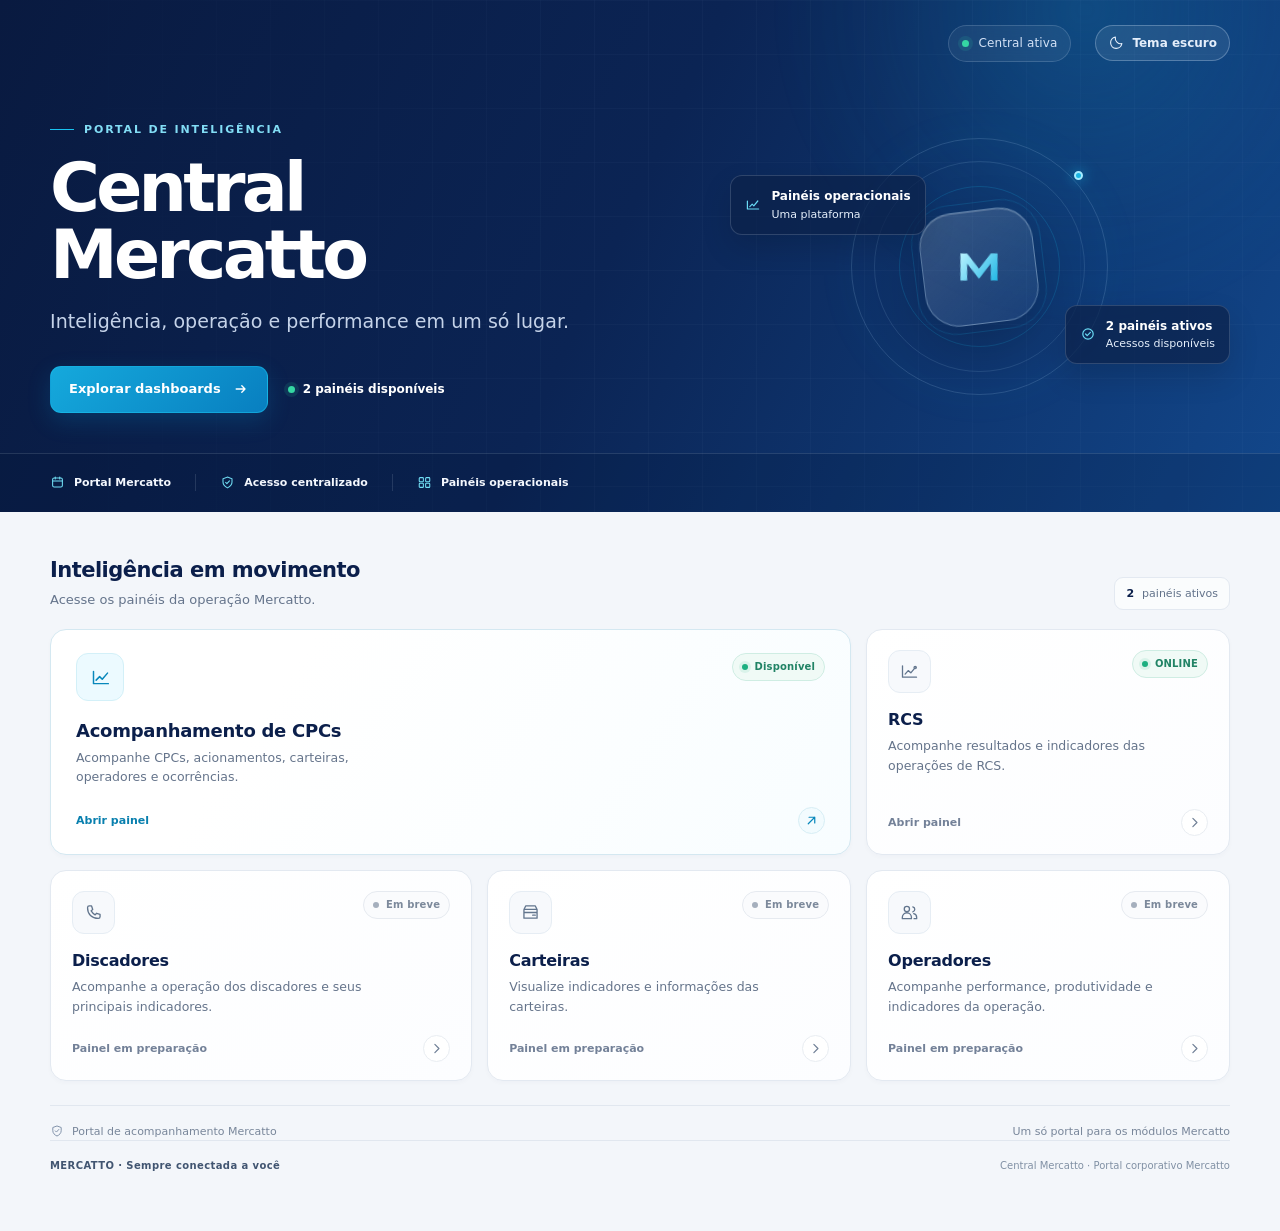
<file: index.html>
<!DOCTYPE html>
<html lang="pt-BR">
<head>
  <meta charset="utf-8">
  <meta name="viewport" content="width=device-width, initial-scale=1">
  <meta name="theme-color" content="#0b1f4b">
  <meta name="description" content="Central Mercatto — inteligência, operação e performance em um só lugar.">
  <title>Central Mercatto</title>
  <style>
    :root {
      color-scheme: light;
      --navy: #0b1f4b;
      --navy-2: #123675;
      --blue: #0a8fd0;
      --cyan: #19c3f0;
      --ink: #122038;
      --muted: #65748b;
      --line: #e3e9f1;
      --paper: #f3f6fa;
      --white: #fff;
      --green: #12a77d;
      --ease: cubic-bezier(.2,.75,.25,1);
      --shadow: 0 18px 46px rgba(11,31,75,.09), 0 2px 7px rgba(11,31,75,.04);
    }
    *,*::before,*::after{box-sizing:border-box}
    html{min-height:100%;scroll-behavior:smooth}
    body{margin:0;min-width:320px;min-height:100vh;background:var(--paper);color:var(--ink);font:15px/1.55 "Segoe UI Variable","Segoe UI",system-ui,Arial,sans-serif;-webkit-font-smoothing:antialiased}
    a{color:inherit}
    .shell{width:min(1180px,calc(100% - 64px));margin-inline:auto}
    .hero{position:relative;isolation:isolate;overflow:hidden;min-height:445px;color:#fff;background:linear-gradient(115deg,#091a40 0%,#0b2454 48%,#12478b 100%)}
    .hero::before{position:absolute;inset:0;z-index:-2;content:"";opacity:.19;background-image:linear-gradient(rgba(190,222,255,.15) 1px,transparent 1px),linear-gradient(90deg,rgba(190,222,255,.15) 1px,transparent 1px);background-size:54px 54px;mask-image:linear-gradient(90deg,transparent,#000 45%,#000)}
    .hero::after{position:absolute;z-index:-1;content:"";width:640px;height:640px;right:-125px;top:-310px;border-radius:50%;background:radial-gradient(circle,rgba(25,195,240,.16),rgba(25,195,240,.035) 47%,transparent 70%);filter:blur(2px);animation:ambient 7.5s ease-in-out infinite alternate}
    .topbar{display:flex;align-items:center;justify-content:space-between;gap:24px;padding-top:25px}
    .brand{display:inline-flex;align-items:center;padding:8px 16px;border-radius:16px;background:#fff;box-shadow:0 8px 24px rgba(0,0,0,.25);text-decoration:none}
    .brand img{display:block;height:64px;width:auto;max-height:none;object-fit:contain;object-position:left center}
    .system-state{display:inline-flex;align-items:center;gap:9px;padding:8px 13px;border:1px solid rgba(218,237,255,.17);border-radius:999px;background:rgba(255,255,255,.055);color:#d4e2f6;font-size:12px;letter-spacing:.01em;backdrop-filter:blur(10px)}
    .state-dot{width:7px;height:7px;border-radius:50%;background:#35d6a3;box-shadow:0 0 0 4px rgba(53,214,163,.12)}
    .hero-content{display:grid;grid-template-columns:minmax(0,1.12fr) minmax(300px,.88fr);align-items:center;gap:40px;padding:59px 0 99px}
    .intro{max-width:650px;animation:fade-up .7s var(--ease) both}
    .eyebrow{display:flex;align-items:center;gap:10px;margin:0 0 16px;color:#82ddf5;font-size:11px;font-weight:750;letter-spacing:.17em;text-transform:uppercase}
    .eyebrow::before{width:24px;height:1px;content:"";background:var(--cyan)}
    h1{margin:0;color:white;font-size:clamp(42px,6.2vw,68px);font-weight:680;line-height:.99;letter-spacing:-.055em}
    .intro-copy{max-width:530px;margin:19px 0 0;color:#c5d3e9;font-size:clamp(16px,1.7vw,19px);letter-spacing:.003em}
    .hero-actions{display:flex;align-items:center;gap:20px;flex-wrap:wrap;margin-top:29px}
    .primary-link{display:inline-flex;align-items:center;justify-content:center;gap:12px;min-height:47px;padding:0 18px;border:1px solid rgba(25,195,240,.44);border-radius:11px;background:linear-gradient(135deg,#15a9dc,#087fc0);box-shadow:0 8px 23px rgba(0,151,214,.2);color:white;text-decoration:none;font-weight:700;font-size:13px;transition:transform .25s var(--ease),box-shadow .25s var(--ease),filter .25s var(--ease)}
    .primary-link:hover{transform:translateY(-2px);box-shadow:0 12px 28px rgba(0,151,214,.3);filter:brightness(1.06)}
    .primary-link svg{width:16px;height:16px}
    .availability{display:inline-flex;align-items:center;gap:8px;color:#cfdbed;font-size:12px}
    .availability b{color:#fff;font-weight:650}
    .hero-art{position:relative;min-height:245px;display:grid;place-items:center;animation:fade-up .8s .12s var(--ease) both}
    .orbit{position:absolute;width:257px;height:257px;border:1px solid rgba(174,223,255,.17);border-radius:50%;box-shadow:0 0 50px rgba(25,195,240,.035),inset 0 0 42px rgba(25,195,240,.025);animation:orbit-breathe 4s ease-in-out infinite alternate}
    .orbit::before,.orbit::after{position:absolute;content:"";border:1px solid rgba(174,223,255,.13);border-radius:50%}
    .orbit::before{inset:22px}.orbit::after{inset:47px;border-color:rgba(25,195,240,.18)}
    .orbit-point{position:absolute;top:32px;right:24px;width:9px;height:9px;border:2px solid #a7ecff;border-radius:50%;background:#1ab6e3;box-shadow:0 0 14px rgba(25,195,240,.75)}
    .art-core{position:relative;display:grid;width:114px;height:114px;place-items:center;border:1px solid rgba(207,235,255,.32);border-radius:34px;background:linear-gradient(145deg,rgba(255,255,255,.17),rgba(255,255,255,.045));box-shadow:0 22px 60px rgba(0,0,0,.2),inset 0 1px rgba(255,255,255,.18);backdrop-filter:blur(14px);transform:rotate(-7deg)}
    .art-core::before{position:absolute;inset:-9px;content:"";border:1px solid rgba(25,195,240,.16);border-radius:39px}
    .art-core svg{width:54px;height:54px;transform:rotate(7deg)}
    .float-label{position:absolute;display:flex;align-items:center;gap:10px;padding:11px 14px;border:1px solid rgba(221,238,255,.17);border-radius:12px;background:rgba(12,34,73,.7);box-shadow:0 13px 30px rgba(0,0,0,.13);color:#e5effb;font-size:11px;backdrop-filter:blur(12px)}
    .float-label svg{width:16px;height:16px;color:#6adbf5}
    .float-label.one{top:31px;left:2px;animation:drift 3.5s ease-in-out infinite alternate}
    .float-label.two{right:0;bottom:25px;animation:drift 4s 1s ease-in-out infinite alternate-reverse}
    .float-label strong{display:block;color:white;font-size:12px;font-weight:650}
    .hero-meta{position:absolute;right:0;bottom:0;left:0;border-top:1px solid rgba(222,238,255,.13);background:rgba(4,18,47,.17)}
    .meta-inner{display:flex;align-items:center;gap:0;min-height:58px}
    .meta-item{display:flex;align-items:center;gap:9px;padding:0 24px;border-right:1px solid rgba(222,238,255,.13);color:#b9c9df;font-size:11px}
    .meta-item:first-child{padding-left:0}.meta-item:last-child{border-right:0}
    .meta-item svg{width:15px;height:15px;color:#71dff5}
    .meta-item strong{color:#f4f8fe;font-weight:650}
    main{position:relative;padding:42px 0 35px}
    .section-heading{display:flex;align-items:flex-end;justify-content:space-between;gap:20px;margin-bottom:19px}
    .section-heading h2{margin:0;color:var(--navy);font-size:21px;font-weight:700;letter-spacing:-.025em}
    .section-heading p{margin:4px 0 0;color:var(--muted);font-size:13px}
    .section-count{display:inline-flex;align-items:center;gap:8px;padding:7px 11px;border:1px solid var(--line);border-radius:9px;background:rgba(255,255,255,.65);color:#62728a;font-size:11px;white-space:nowrap}
    .section-count strong{color:var(--navy);font-variant-numeric:tabular-nums}
    .cards{display:grid;grid-template-columns:1.16fr 1fr 1fr;gap:15px}
    .card{--accent:#94a3b8;position:relative;isolation:isolate;display:flex;min-width:0;min-height:198px;flex-direction:column;overflow:hidden;padding:20px 21px 18px;border:1px solid var(--line);border-radius:16px;background:linear-gradient(145deg,#fff,#fcfdff);box-shadow:0 2px 5px rgba(11,31,75,.025);text-decoration:none;transition:transform .28s var(--ease),border-color .28s var(--ease),box-shadow .28s var(--ease)}
    .card::before{position:absolute;z-index:-1;top:-70px;right:-60px;width:200px;height:170px;content:"";border-radius:50%;background:radial-gradient(circle,var(--glow,rgba(148,163,184,.09)),transparent 70%);opacity:0;transition:opacity .35s ease}
    .card:hover{transform:translateY(-4px);border-color:rgba(37,143,196,.32);box-shadow:var(--shadow)}
    .card:hover::before{opacity:1}
    .card:focus-visible,.primary-link:focus-visible{outline:3px solid #19aeda;outline-offset:4px}
    .card.featured{--accent:#079bd0;--glow:rgba(25,195,240,.15);grid-column:span 2;min-height:226px;padding:23px 25px 20px;border-color:#d4e8f1;background:linear-gradient(125deg,#fff 28%,#f8fdff 100%)}
    .card-head{display:flex;align-items:flex-start;justify-content:space-between;gap:12px}
    .icon-box{display:grid;width:43px;height:43px;flex:none;place-items:center;border:1px solid #e6edf4;border-radius:12px;background:#f7f9fc;color:#62758d;transition:transform .28s var(--ease),background .28s ease,color .28s ease}
    .icon-box svg{width:21px;height:21px}
    .featured .icon-box{width:48px;height:48px;border-color:#d3f0f8;background:#ecfaff;color:#0787bb}
    .card:hover .icon-box{transform:translateY(-1px) scale(1.04)}
    .status{display:inline-flex;align-items:center;gap:7px;padding:5px 9px;border:1px solid #e6eaf0;border-radius:999px;background:#fafbfd;color:#7c899b;font-size:10px;font-weight:700;letter-spacing:.015em;white-space:nowrap}
    .status-dot{width:6px;height:6px;border-radius:50%;background:#a5afbd}
    .featured .status{border-color:#cfede3;background:#f0faf6;color:#218365}
    .featured .status-dot{background:#1caf80;box-shadow:0 0 0 3px rgba(28,175,128,.1)}.status.online{border-color:#cfede3;background:#f0faf6;color:#218365}.status.online .status-dot{background:#1caf80;box-shadow:0 0 0 3px rgba(28,175,128,.1)}
    .card h3{margin:17px 0 5px;color:var(--navy);font-size:16px;font-weight:700;line-height:1.3;letter-spacing:-.015em}
    .featured h3{margin-top:18px;font-size:18px}
    .card p{max-width:39ch;margin:0;color:var(--muted);font-size:12.5px;line-height:1.55}
    .card-bottom{display:flex;align-items:center;justify-content:space-between;gap:12px;margin-top:auto;padding-top:19px}
    .card-cta{color:#738198;font-size:11px;font-weight:650}
    .featured .card-cta{color:#087fae}
    .arrow{display:grid;width:27px;height:27px;flex:none;place-items:center;border:1px solid #e9edf2;border-radius:50%;background:#fff;color:#718097;transition:transform .25s var(--ease),background .25s ease,color .25s ease,border-color .25s ease}
    .arrow svg{width:13px;height:13px}
    .featured .arrow{border-color:#d7eef5;background:#f2fbfe;color:#0787bb}
    .card:hover .arrow{transform:translate(2px,-2px);border-color:#bfe8f4;background:#eaf9fd;color:#087fae}
    .bottom-note{display:flex;align-items:center;justify-content:space-between;gap:18px;margin-top:24px;padding-top:17px;border-top:1px solid #e1e7ef;color:#78869a;font-size:11px}
    .bottom-note span:first-child{display:inline-flex;align-items:center;gap:8px}
    .bottom-note svg{width:14px;height:14px;color:#8192a9}
    footer{display:flex;align-items:center;justify-content:space-between;gap:15px;padding:17px 0 23px;border-top:1px solid #e1e7ef;color:#8090a4;font-size:10px}
    .footer-brand{color:#415571;font-weight:700;letter-spacing:.04em}
    @keyframes fade-up{from{opacity:0;transform:translateY(13px)}to{opacity:1;transform:translateY(0)}}
    @keyframes ambient{from{transform:translate3d(0,0,0) scale(1)}to{transform:translate3d(-25px,20px,0) scale(1.07)}}
    @keyframes orbit-breathe{from{transform:scale(.97) rotate(-7deg);opacity:.8}to{transform:scale(1.03) rotate(4deg);opacity:1}}
    @keyframes drift{from{transform:translateY(-4px)}to{transform:translateY(5px)}}
    @media(min-width:1180px){.card.featured{min-height:226px}}
    @media(max-width:900px){
      .shell{width:min(100% - 48px,760px)}
      .hero{min-height:420px}
      .hero-content{grid-template-columns:minmax(0,1.1fr) minmax(245px,.9fr);gap:16px;padding:56px 0 90px}
      .hero-art{transform:scale(.88)}
      .cards{grid-template-columns:repeat(2,minmax(0,1fr))}
      .card.featured{grid-column:span 2}
    }
    @media(max-width:620px){
      .shell{width:calc(100% - 36px)}
      .hero{min-height:0}
      .topbar{padding-top:18px}
      .brand img{height:50px;width:auto}
      .system-state{gap:7px;padding:7px 10px;font-size:10px}
      .hero-content{display:block;padding:52px 0 96px}
      h1{font-size:clamp(42px,12vw,58px)}
      .intro-copy{max-width:390px;margin-top:16px;font-size:16px}
      .hero-actions{gap:14px;margin-top:23px}
      .primary-link{min-height:46px;padding-inline:15px}
      .availability{font-size:11px}
      .hero-art{position:absolute;right:-87px;bottom:16px;min-height:0;transform:scale(.5);transform-origin:right bottom;opacity:.46;pointer-events:none}
      .orbit{width:235px;height:235px}
      .float-label.one{left:-4px}.float-label.two{right:-8px}
      .meta-inner{min-height:52px;justify-content:space-between}
      .meta-item{gap:7px;padding:0 11px;font-size:10px}
      .meta-item:first-child{padding-left:0}
      .meta-item:last-child{padding-right:0}
      main{padding-top:30px}
      .section-heading{align-items:flex-start;margin-bottom:15px}
      .section-heading h2{font-size:19px}
      .section-heading p{font-size:12px}
      .section-count{padding:6px 8px;font-size:10px}
      .cards{grid-template-columns:1fr;gap:11px}
      .card,.card.featured{grid-column:auto;min-height:174px;padding:17px 18px 15px}
      .featured .card-head{align-items:center}
      .card h3,.featured h3{margin-top:13px;font-size:16px}
      .card-bottom{padding-top:13px}
      .bottom-note{align-items:flex-start;flex-direction:column;gap:7px;margin-top:18px;padding-top:13px;font-size:10px}
      footer{align-items:flex-start;flex-direction:column;gap:4px;padding-top:14px}
    }
    @media(max-width:380px){
      .shell{width:calc(100% - 28px)}
      .brand img{height:46px;width:auto}
      .system-state{font-size:9px}
      .availability{max-width:130px}
      .section-count{gap:5px}
    }
    @media(prefers-reduced-motion:reduce){
      *,*::before,*::after{scroll-behavior:auto!important;animation-duration:.01ms!important;animation-iteration-count:1!important;transition-duration:.01ms!important}
    }
    @media print{.hero-art,.hero-meta,.primary-link{display:none}.hero{min-height:0;padding-bottom:24px}main{padding-top:24px}.card{break-inside:avoid;box-shadow:none}}
  </style>
  <script>(()=>{try{const saved=localStorage.getItem('mercatto-theme');document.documentElement.dataset.theme=saved==='dark'||saved==='light'?saved:(matchMedia('(prefers-color-scheme: dark)').matches?'dark':'light')}catch(_){document.documentElement.dataset.theme='light'}})()</script>
  <link rel="stylesheet" href="assets/mercatto-ui.css">
</head>
<body>
  <header class="hero">
    <div class="shell">
      <div class="topbar">
        <a class="brand" href="./" aria-label="Central Mercatto — início">
          <img src="assets/mercatto-oficial.jpg" alt="Mercatto — Sempre conectada a você">
        </a>
        <span class="system-state"><i class="state-dot" aria-hidden="true"></i> Central ativa</span>
      </div>
      <div class="hero-content">
        <div class="intro">
          <p class="eyebrow">Portal de inteligência</p>
          <h1>Central<br>Mercatto</h1>
          <p class="intro-copy">Inteligência, operação e performance em um só lugar.</p>
          <div class="hero-actions">
            <a class="primary-link" href="#dashboards">Explorar dashboards
              <svg viewBox="0 0 20 20" fill="none" aria-hidden="true"><path d="M4 10h11m-4-4 4 4-4 4" stroke="currentColor" stroke-width="1.7" stroke-linecap="round" stroke-linejoin="round"/></svg>
            </a>
        <span class="availability"><i class="state-dot" aria-hidden="true"></i><b id="availabilityCount">Painéis disponíveis</b></span>
          </div>
        </div>
        <div class="hero-art" aria-hidden="true">
          <div class="orbit"><i class="orbit-point"></i></div>
          <div class="art-core">
            <svg viewBox="0 0 64 64" fill="none"><path d="M10 48V16h8l14 18 14-18h8v32h-8V28L32 46 18 28v20h-8Z" fill="url(#m)"/><defs><linearGradient id="m" x1="10" y1="16" x2="54" y2="48" gradientUnits="userSpaceOnUse"><stop stop-color="#B8F2FF"/><stop offset="1" stop-color="#23B8E5"/></linearGradient></defs></svg>
          </div>
          <div class="float-label one">
            <svg viewBox="0 0 20 20" fill="none"><path d="M3 15V5m0 10h14M6 12l3-3 2 2 5-6" stroke="currentColor" stroke-width="1.5" stroke-linecap="round" stroke-linejoin="round"/></svg>
            <span><strong>Painéis operacionais</strong>Uma plataforma</span>
          </div>
          <div class="float-label two">
            <svg viewBox="0 0 20 20" fill="none"><circle cx="10" cy="10" r="6.5" stroke="currentColor" stroke-width="1.5"/><path d="m7 10 2 2 4-4" stroke="currentColor" stroke-width="1.5" stroke-linecap="round" stroke-linejoin="round"/></svg>
            <span><strong id="heroPanelCount">Painéis ativos</strong>Acessos disponíveis</span>
          </div>
        </div>
      </div>
    </div>
    <div class="hero-meta"><div class="shell meta-inner">
      <span class="meta-item"><svg viewBox="0 0 20 20" fill="none" aria-hidden="true"><rect x="3.5" y="4" width="13" height="12" rx="2" stroke="currentColor" stroke-width="1.4"/><path d="M7 2.8v2.4m6-2.4v2.4M3.8 8h12.4" stroke="currentColor" stroke-width="1.4" stroke-linecap="round"/></svg><strong>Portal Mercatto</strong></span>
      <span class="meta-item"><svg viewBox="0 0 20 20" fill="none" aria-hidden="true"><path d="M10 2.8 16 5v4.4c0 3.7-2.4 6.1-6 7.8-3.6-1.7-6-4.1-6-7.8V5l6-2.2Z" stroke="currentColor" stroke-width="1.4"/><path d="m7.5 9.8 1.7 1.7 3.4-3.7" stroke="currentColor" stroke-width="1.4" stroke-linecap="round" stroke-linejoin="round"/></svg><strong>Acesso centralizado</strong></span>
      <span class="meta-item"><svg viewBox="0 0 20 20" fill="none" aria-hidden="true"><rect x="3" y="3.5" width="5.5" height="5.5" rx="1" stroke="currentColor" stroke-width="1.4"/><rect x="11.5" y="3.5" width="5.5" height="5.5" rx="1" stroke="currentColor" stroke-width="1.4"/><rect x="3" y="11" width="5.5" height="5.5" rx="1" stroke="currentColor" stroke-width="1.4"/><rect x="11.5" y="11" width="5.5" height="5.5" rx="1" stroke="currentColor" stroke-width="1.4"/></svg><strong>Painéis operacionais</strong></span>
    </div></div>
  </header>
  <main class="shell" id="dashboards">
    <section aria-labelledby="dashboards-title">
      <div class="section-heading">
        <div><h2 id="dashboards-title">Inteligência em movimento</h2><p>Acesse os painéis da operação Mercatto.</p></div>
        <span class="section-count"><strong id="panelCount">—</strong> painéis ativos</span>
      </div>
      <div class="cards">
        <a class="card featured" href="cpc/index.html">
          <span class="card-head"><span class="icon-box" aria-hidden="true"><svg viewBox="0 0 24 24" fill="none"><path d="M4 19V5m0 14h17M7 15l4-4 3 3 6-7" stroke="currentColor" stroke-width="1.7" stroke-linecap="round" stroke-linejoin="round"/></svg></span><span class="status"><i class="status-dot" aria-hidden="true"></i>Disponível</span></span>
          <h3>Acompanhamento de CPCs</h3>
          <p>Acompanhe CPCs, acionamentos, carteiras, operadores e ocorrências.</p>
          <span class="card-bottom"><span class="card-cta">Abrir painel</span><span class="arrow" aria-hidden="true"><svg viewBox="0 0 16 16" fill="none"><path d="M4 12 12 4M5 4h7v7" stroke="currentColor" stroke-width="1.5" stroke-linecap="round" stroke-linejoin="round"/></svg></span></span>
        </a>
        <a class="card" href="rcs/index.html">
          <span class="card-head"><span class="icon-box" aria-hidden="true"><svg viewBox="0 0 24 24" fill="none"><path d="M4 18.5V5.5m0 13h16M7 15l3.5-4 3 2.5 5-6" stroke="currentColor" stroke-width="1.5" stroke-linecap="round" stroke-linejoin="round"/><circle cx="18.5" cy="7.5" r="1.4" stroke="currentColor" stroke-width="1.3"/></svg></span><span class="status online"><i class="status-dot" aria-hidden="true"></i>ONLINE</span></span>
          <h3>RCS</h3><p>Acompanhe resultados e indicadores das operações de RCS.</p>
          <span class="card-bottom"><span class="card-cta">Abrir painel</span><span class="arrow" aria-hidden="true"><svg viewBox="0 0 16 16" fill="none"><path d="m6 3 5 5-5 5" stroke="currentColor" stroke-width="1.5" stroke-linecap="round" stroke-linejoin="round"/></svg></span></span>
        </a>
        <article class="card">
          <span class="card-head"><span class="icon-box" aria-hidden="true"><svg viewBox="0 0 24 24" fill="none"><path d="M7.2 4.5h2.6l1.3 4-1.8 1.6a15 15 0 0 0 4.6 4.6l1.6-1.8 4 1.3v2.6c0 1.1-.9 2-2 2C10 18.8 5.2 14 5.2 6.5c0-1.1.9-2 2-2Z" stroke="currentColor" stroke-width="1.5" stroke-linecap="round" stroke-linejoin="round"/></svg></span><span class="status"><i class="status-dot" aria-hidden="true"></i>Em breve</span></span>
          <h3>Discadores</h3><p>Acompanhe a operação dos discadores e seus principais indicadores.</p>
          <span class="card-bottom"><span class="card-cta">Painel em preparação</span><span class="arrow" aria-hidden="true"><svg viewBox="0 0 16 16" fill="none"><path d="m6 3 5 5-5 5" stroke="currentColor" stroke-width="1.5" stroke-linecap="round" stroke-linejoin="round"/></svg></span></span>
        </article>
        <article class="card">
          <span class="card-head"><span class="icon-box" aria-hidden="true"><svg viewBox="0 0 24 24" fill="none"><path d="M4.5 8.5h15v10h-15v-10Zm0 0 2-4h11l2 4M4.5 12h15m-5 3h3" stroke="currentColor" stroke-width="1.5" stroke-linecap="round" stroke-linejoin="round"/></svg></span><span class="status"><i class="status-dot" aria-hidden="true"></i>Em breve</span></span>
          <h3>Carteiras</h3><p>Visualize indicadores e informações das carteiras.</p>
          <span class="card-bottom"><span class="card-cta">Painel em preparação</span><span class="arrow" aria-hidden="true"><svg viewBox="0 0 16 16" fill="none"><path d="m6 3 5 5-5 5" stroke="currentColor" stroke-width="1.5" stroke-linecap="round" stroke-linejoin="round"/></svg></span></span>
        </article>
        <article class="card">
          <span class="card-head"><span class="icon-box" aria-hidden="true"><svg viewBox="0 0 24 24" fill="none"><circle cx="9" cy="8" r="3" stroke="currentColor" stroke-width="1.5"/><path d="M3.8 19v-1.5a5.2 5.2 0 0 1 10.4 0V19H3.8Zm12-13.5a3 3 0 0 1 0 5.8m1 2.1a4.4 4.4 0 0 1 3.4 4.3V19h-3" stroke="currentColor" stroke-width="1.5" stroke-linecap="round" stroke-linejoin="round"/></svg></span><span class="status"><i class="status-dot" aria-hidden="true"></i>Em breve</span></span>
          <h3>Operadores</h3><p>Acompanhe performance, produtividade e indicadores da operação.</p>
          <span class="card-bottom"><span class="card-cta">Painel em preparação</span><span class="arrow" aria-hidden="true"><svg viewBox="0 0 16 16" fill="none"><path d="m6 3 5 5-5 5" stroke="currentColor" stroke-width="1.5" stroke-linecap="round" stroke-linejoin="round"/></svg></span></span>
        </article>
      </div>
      <div class="bottom-note">
        <span><svg viewBox="0 0 20 20" fill="none" aria-hidden="true"><path d="M10 2.8 16 5v4.4c0 3.7-2.4 6.1-6 7.8-3.6-1.7-6-4.1-6-7.8V5l6-2.2Z" stroke="currentColor" stroke-width="1.4"/><path d="m7.5 9.8 1.7 1.7 3.4-3.7" stroke="currentColor" stroke-width="1.4" stroke-linecap="round" stroke-linejoin="round"/></svg>Portal de acompanhamento Mercatto</span>
        <span>Um só portal para os módulos Mercatto</span>
      </div>
    </section>
    <footer><span class="footer-brand">MERCATTO <span aria-hidden="true">·</span> Sempre conectada a você</span><span>Central Mercatto <span aria-hidden="true">·</span> Portal corporativo Mercatto</span></footer>
  </main>
  <script>
    (() => {
      const container = document.querySelector(".cards");
      const isAtivo = card => {
        const href = card.getAttribute("href");
        const status = card.querySelector(".status")?.textContent.trim().toLocaleLowerCase("pt-BR");
        return card.matches("a.card[href]") && href && href !== "#" && status !== "em breve";
      };
      const atualizarPainéis = () => {
        const cards = [...container.children];
        const ordenados = [
          ...cards.filter(isAtivo),
          ...cards.filter(card => !isAtivo(card))
        ];
        if (ordenados.some((card, index) => cards[index] !== card)) {
          ordenados.forEach(card => container.append(card));
        }
        const total = ordenados.filter(isAtivo).length;
        document.getElementById("heroPanelCount").textContent =
          `${total} ${total === 1 ? "painel ativo" : "painéis ativos"}`;
        document.getElementById("availabilityCount").textContent =
          `${total} ${total === 1 ? "painel disponível" : "painéis disponíveis"}`;
        document.getElementById("panelCount").textContent = total;
      };
      const observer = new MutationObserver(atualizarPainéis);
      observer.observe(container, {
        childList: true, subtree: true, characterData: true, attributes: true,
        attributeFilter: ["href"]
      });
      atualizarPainéis();
    })();
  </script>
  <script src="assets/mercatto-ui.js"></script>
</body>
</html>
</file>
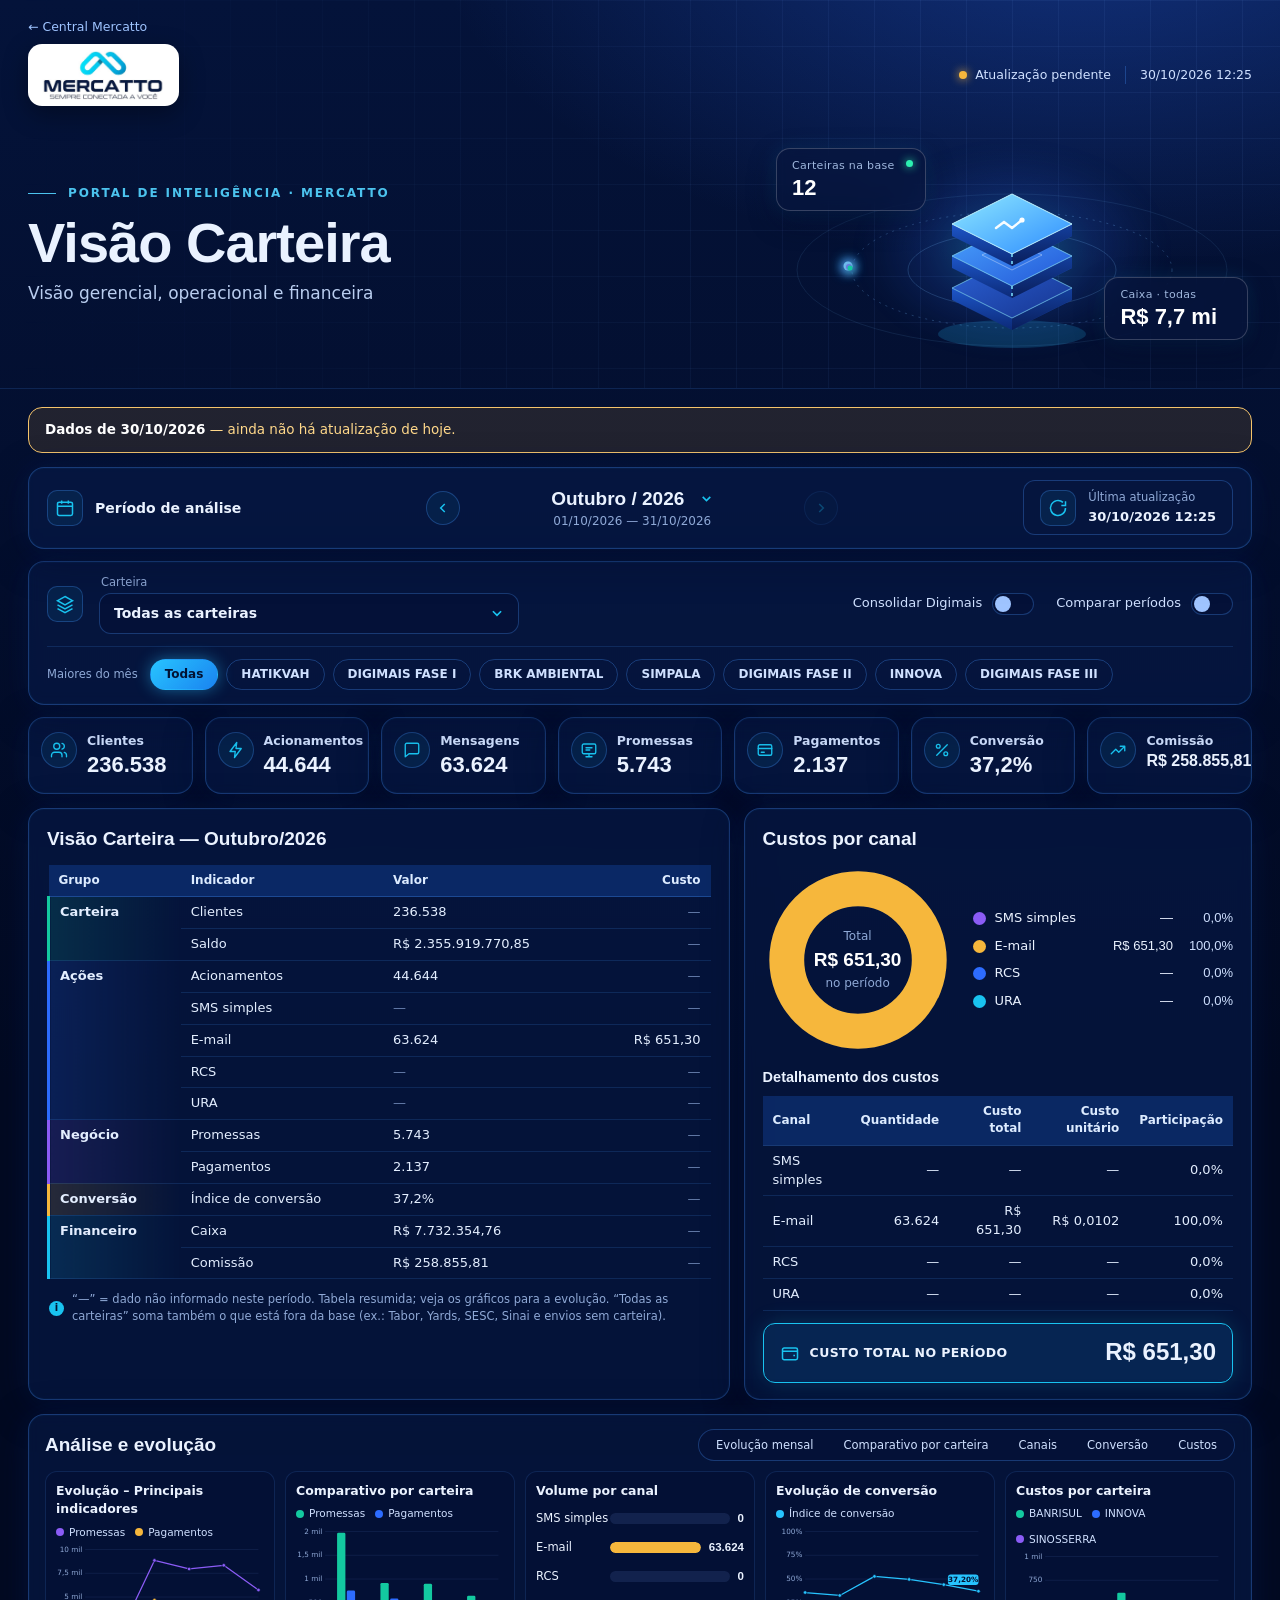
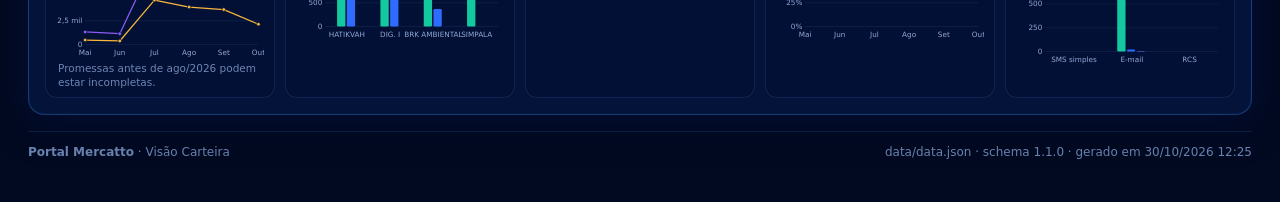
<file: carteira/index.html>
<!DOCTYPE html>
<html lang="pt-BR"><head><meta charset="utf-8">
<meta name="viewport" content="width=device-width, initial-scale=1">
<title>Visão Carteira</title>
<style>
:root{
  --bg0:#020a22;--bg1:#04133a;--bg2:#071d52;
  --card:rgba(9,28,78,.55);--card2:rgba(7,22,64,.72);
  --line:rgba(70,150,255,.30);--line2:rgba(70,150,255,.16);
  --ink:#eaf2ff;--mut:#8fa9d6;--mut2:#6d86b3;
  --cy:#19c3f0;--bl:#2d6cff;--tl:#13c9a0;--pu:#8b5cf6;--am:#f6b73c;--ok:#18d69a;--no:#ff6b6b;
}
*{box-sizing:border-box}
html{scroll-behavior:smooth;background:#020a22}
body{margin:0;color:var(--ink);font:14px/1.45 "Segoe UI Variable","Segoe UI",system-ui,Arial,sans-serif;
  background:radial-gradient(1100px 600px at 85% -5%,rgba(45,108,255,.35),transparent 60%),linear-gradient(180deg,var(--bg1),var(--bg0) 60%);min-height:100vh}
.num,h1,h2,h3,.kv,.big{font-family:Bahnschrift,"Segoe UI Variable Display","Segoe UI",Arial,sans-serif;font-variant-numeric:tabular-nums}
button,select{font:inherit;color:inherit}
button{cursor:pointer}
:focus-visible{outline:2px solid var(--cy);outline-offset:2px}

/* ---------- topo (padrão CPC) ---------- */
.hero{position:relative;overflow:hidden;border-bottom:1px solid var(--line2)}
.hero::after{content:"";position:absolute;inset:0;pointer-events:none;background-image:linear-gradient(rgba(120,170,255,.07) 1px,transparent 1px),linear-gradient(90deg,rgba(120,170,255,.07) 1px,transparent 1px);background-size:46px 46px;-webkit-mask-image:linear-gradient(90deg,transparent,#000 70%);mask-image:linear-gradient(90deg,transparent,#000 70%)}
.in{position:relative;z-index:1;max-width:1340px;margin:0 auto;padding:16px 28px 0}
.portal-back{display:inline-block;color:#9fc4ff;text-decoration:none;font-size:12.5px;margin-bottom:8px}
.portal-back:hover{color:#fff}
.topbar{display:flex;align-items:center;justify-content:space-between;gap:16px;flex-wrap:wrap}
.logo{background:#fff;border-radius:14px;padding:6px 14px;box-shadow:0 8px 24px rgba(0,0,0,.35)}
.logo img{display:block;height:50px;width:auto}
.side{display:flex;align-items:center;gap:14px;flex-wrap:wrap;font-size:12.5px;color:#cfe0ff}
.live{display:inline-flex;align-items:center;gap:8px}
.live i,.dotlive{width:8px;height:8px;border-radius:50%;background:#2cf0b0;box-shadow:0 0 10px #2cf0b0;animation:blip 1.6s infinite}
.live.warn i{background:var(--am);box-shadow:0 0 10px var(--am)}
@keyframes blip{50%{opacity:.35}}
.sep{width:1px;height:18px;background:var(--line)}
.hgrid{display:flex;align-items:center;justify-content:space-between;gap:24px;padding:26px 0 30px}
.eyebrow{display:flex;align-items:center;gap:12px;font-size:12px;font-weight:700;letter-spacing:.16em;color:#4cc3ee}
.eyebrow::before{content:"";width:28px;height:1px;background:#4cc3ee}
h1{margin:12px 0 0;font-size:clamp(36px,5vw,56px);line-height:1;font-weight:800;letter-spacing:-1px}
.sub{margin:10px 0 0;font-size:17px;color:#b9cdef}
.hgrid{padding:14px 0 18px!important}
.orb{position:relative;width:460px;height:250px;flex:none;margin-right:10px}
.orb svg{position:absolute;inset:0;width:100%;height:100%;overflow:visible}
.orb .glow{position:absolute;left:50%;top:52%;width:300px;height:200px;margin:-100px 0 0 -150px;border-radius:50%;background:radial-gradient(closest-side,rgba(39,196,255,.38),rgba(45,108,255,.16) 55%,transparent);filter:blur(10px);animation:resp 5s ease-in-out infinite}
@keyframes resp{50%{opacity:.6;transform:scale(1.08)}}
.orb .rip{transform-box:fill-box;transform-origin:center;animation:ripple 4.8s ease-out infinite;opacity:0}
.orb .rip.r2{animation-delay:-2.4s}
@keyframes ripple{0%{transform:scale(.55);opacity:.55}100%{transform:scale(1.25);opacity:0}}
.orb .stack{animation:flut 6s ease-in-out infinite}
@keyframes flut{50%{transform:translateY(-7px)}}
.orb .ly{transition:transform .4s}
.orb .ly1{animation:abre1 6s ease-in-out infinite}
.orb .ly3{animation:abre3 6s ease-in-out infinite}
@keyframes abre1{50%{transform:translateY(7px)}}
@keyframes abre3{50%{transform:translateY(-7px)}}
.orb .beam{stroke-dasharray:3 4;animation:dash 1.4s linear infinite}
@keyframes dash{to{stroke-dashoffset:-14}}
.orb .dot{position:absolute;left:0;top:0;width:9px;height:9px;margin:-4.5px 0 0 -4.5px;border-radius:50%;background:#7fe4ff;box-shadow:0 0 12px 3px rgba(39,196,255,.8);offset-path:path("M 70 150 a160 58 0 1 0 320 0 a160 58 0 1 0 -320 0");offset-rotate:0deg;animation:orbita 14s linear infinite}
.orb .dot.d2{width:6px;height:6px;margin:-3px 0 0 -3px;background:#8b5cf6;box-shadow:0 0 10px 3px rgba(139,92,246,.8);animation-duration:21s;animation-delay:-8s;animation-direction:reverse}
.orb .dot.d3{width:5px;height:5px;margin:-2.5px 0 0 -2.5px;background:#13c9a0;box-shadow:0 0 9px 2px rgba(19,201,160,.8);animation-duration:17s;animation-delay:-4s}
@keyframes orbita{to{offset-distance:100%}}
.fchip{position:absolute;display:flex;flex-direction:column;gap:1px;padding:9px 30px 9px 15px;border-radius:14px;border:1px solid rgba(255,255,255,.2);background:rgba(8,22,62,.62);backdrop-filter:blur(8px);box-shadow:0 10px 28px rgba(0,10,40,.45),0 0 20px rgba(39,196,255,.12);animation:flutua 6s ease-in-out infinite;min-width:128px}
.fchip small{font-size:11px;color:#9fb7dd;letter-spacing:.03em}
.fchip b{font:700 22px Bahnschrift,"Segoe UI",sans-serif;color:#fff;font-variant-numeric:tabular-nums}
.fchip.c1{left:-6px;top:28px}
.fchip.c2{right:-6px;bottom:30px;animation-delay:-3s}
.fchip i{position:absolute;top:11px;right:12px;width:7px;height:7px;border-radius:50%;background:#2cf0b0;box-shadow:0 0 8px #2cf0b0}
@keyframes flutua{50%{transform:translateY(-7px)}}
@media(max-width:1100px){.orb{width:380px;transform:scale(.9);transform-origin:right center}.orb .dot{display:none}}
@media(max-width:900px){.orb{display:none}}

/* ---------- layout ---------- */
.wrap{max-width:1340px;margin:0 auto;padding:18px 28px 40px}
.panel{background:var(--card);border:1px solid var(--line);border-radius:16px;box-shadow:0 0 0 1px rgba(25,195,240,.04) inset,0 10px 40px rgba(0,10,40,.45),0 0 28px rgba(45,108,255,.10);backdrop-filter:blur(6px);position:relative}
.alert{display:none;margin-bottom:14px;padding:12px 16px;border-radius:14px;border:1px solid #f5c46b;background:rgba(245,170,40,.12);color:#ffd88a;font-size:13.5px}
.alert.err{border-color:var(--no);background:rgba(255,107,107,.12);color:#ffb4b4}
.alert b{color:#fff}

/* periodo */
.period{display:grid;grid-template-columns:auto 1fr auto;align-items:center;gap:18px;padding:12px 18px;margin-bottom:12px;z-index:3}
.pl{display:flex;align-items:center;gap:12px;font-weight:600}
.ic{width:36px;height:36px;border-radius:10px;border:1px solid var(--line);display:grid;place-items:center;color:var(--cy);background:rgba(25,195,240,.08);flex:none}
.ic svg{width:20px;height:20px}
.pmid{display:flex;align-items:center;justify-content:center;gap:22px}
.arrow{width:34px;height:34px;border-radius:50%;border:1px solid var(--line);background:rgba(25,195,240,.06);color:var(--cy);display:grid;place-items:center}
.arrow:hover:not(:disabled){background:rgba(25,195,240,.2)}
.arrow:disabled{opacity:.3;cursor:default}
.pc{text-align:center;position:relative}
.pcb{display:flex;flex-direction:column;align-items:center;gap:1px;border:1px solid transparent;border-radius:12px;background:transparent;padding:4px 16px;min-width:300px}
.pcb:hover,.pcb[aria-expanded=true]{border-color:var(--line);background:rgba(25,195,240,.08)}
.pcb b{font-size:19px;display:inline-flex;align-items:center;gap:8px}
.pcb b svg{width:13px;height:13px;color:var(--cy);transition:transform .2s}
.pcb[aria-expanded=true] b svg{transform:rotate(180deg)}
.pcb small{color:var(--mut);font-size:12px}
.tag{display:inline-block;font-weight:600;padding:1px 9px;border-radius:999px;border:1px solid #f5c46b;color:#ffd88a;font-size:11px;font-weight:600;vertical-align:middle}
.pop{position:absolute;z-index:30;top:calc(100% + 8px);min-width:100%;max-height:320px;overflow:auto;padding:6px;border:1px solid var(--line);border-radius:14px;background:#06174a;box-shadow:0 18px 50px rgba(0,8,35,.7),0 0 0 1px rgba(25,195,240,.08) inset;text-align:left}
.pop[hidden]{display:none}
.pc .pop{left:50%;transform:translateX(-50%);min-width:240px}
.opt{display:flex;align-items:center;justify-content:space-between;gap:12px;width:100%;border:0;background:transparent;border-radius:9px;padding:8px 12px;font-size:13.5px;color:#dcebff;text-align:left}
.opt:hover,.opt.act{background:rgba(25,195,240,.14)}
.opt[aria-selected=true]{background:linear-gradient(135deg,rgba(39,196,255,.30),rgba(26,131,240,.30));color:#fff;font-weight:700}
.opt .ck{color:var(--cy);font-weight:800;visibility:hidden}
.opt[aria-selected=true] .ck{visibility:visible}
.opt small{color:var(--mut);font-size:11.5px}
.nores{padding:14px 12px;color:var(--mut2);font-size:12.5px;text-align:center}
.upd{display:flex;align-items:center;gap:12px;border:1px solid var(--line);border-radius:12px;padding:8px 16px;background:rgba(7,22,64,.6)}
.upd small{display:block;color:var(--mut);font-size:11.5px}
.upd b{font-size:13px}

/* filtro carteira */
.filt{display:grid;grid-template-columns:auto minmax(260px,420px) 1fr auto;grid-template-areas:"ic combo . cmp" "chips chips chips chips";align-items:center;column-gap:16px;row-gap:12px;padding:12px 18px 14px;margin-bottom:12px;z-index:2}
.filt>.ic{grid-area:ic}
.combo{grid-area:combo;position:relative;min-width:0}
.combo>small{display:block;color:var(--mut);font-size:11.5px;margin:0 2px 3px}
.cbtn{display:flex;align-items:center;justify-content:space-between;gap:10px;width:100%;border:1px solid var(--line);border-radius:12px;background:rgba(5,18,56,.9);padding:9px 14px;font-size:14px;font-weight:600;text-align:left}
.cbtn:hover,.cbtn[aria-expanded=true]{border-color:var(--cy);box-shadow:0 0 0 3px rgba(25,195,240,.12)}
.cbtn span{overflow:hidden;text-overflow:ellipsis;white-space:nowrap}
.cbtn svg{width:14px;height:14px;flex:none;color:var(--cy);transition:transform .2s}
.cbtn[aria-expanded=true] svg{transform:rotate(180deg)}
.combo .pop{left:0;right:0;padding:8px}
.psearch{display:block;width:100%;margin:0 0 6px;border:1px solid var(--line);border-radius:10px;background:rgba(5,18,56,.9);color:var(--ink);padding:8px 12px;font:inherit;font-size:13px}
.psearch:focus{outline:none;border-color:var(--cy)}
.plist{max-height:260px;overflow:auto}
.chipsw{grid-area:chips;display:flex;align-items:center;gap:12px;padding-top:12px;border-top:1px solid var(--line2);min-width:0}
.chipsw>small{color:var(--mut);font-size:11.5px;white-space:nowrap}
.chips{display:flex;gap:8px;flex-wrap:wrap;flex:1;min-width:0}
.chip{border:1px solid var(--line);background:transparent;border-radius:999px;padding:6px 14px;font-size:12px;font-weight:600;color:#cfe0ff;white-space:nowrap}
.chip:hover{border-color:var(--cy)}
.chip[aria-pressed=true]{background:linear-gradient(135deg,#27c4ff,#1a83f0);border-color:transparent;color:#021233;box-shadow:0 0 16px rgba(39,196,255,.45)}
.sws{grid-area:cmp;display:flex;align-items:center;gap:22px;flex-wrap:wrap;justify-self:end}
.cmp{display:flex;align-items:center;gap:10px;font-size:13px;color:#cfe0ff}
.sw{width:42px;height:22px;border-radius:999px;border:1px solid var(--line);background:rgba(5,18,56,.9);position:relative;padding:0}
.sw::after{content:"";position:absolute;top:2px;left:2px;width:16px;height:16px;border-radius:50%;background:#9fc4ff;transition:.2s}
.sw[aria-checked=true]{background:rgba(25,195,240,.35);border-color:var(--cy)}
.sw[aria-checked=true]::after{left:22px;background:#fff}

/* kpis */
.kpis{display:grid;grid-template-columns:repeat(7,minmax(0,1fr));gap:12px;margin-bottom:14px}
.kpi{padding:14px 12px 12px;display:flex;gap:10px;align-items:flex-start;min-width:0}
.kpi .ic{width:36px;height:36px;border-radius:50%}.kpi .ic svg{width:18px;height:18px}
.kpi .kb{min-width:0}
.kpi .kl{font-size:12.5px;color:#cfe0ff;font-weight:600}
.kpi .kv{font-size:22px;font-weight:700;line-height:1.15;margin:2px 0 4px;white-space:nowrap}
.kpi .kv.sm{font-size:16px}
.kd{font-size:12px;color:var(--mut);line-height:1.3}
.kd .up{color:var(--ok);font-weight:700}.kd .dn{color:var(--no);font-weight:700}
.kd .pv{display:block;color:var(--mut2);font-size:11.5px;margin-top:2px}
.kd .vs{display:block;color:var(--mut2);font-size:11.5px}
.kpi.cmpon{border-color:rgba(25,195,240,.45)}
.cmpnote{display:none;margin:-4px 2px 12px;color:var(--mut);font-size:12px}
.cmpnote.on{display:block}
.cmpnote b{color:#cfe0ff}
.totd{display:block;font:600 12px "Segoe UI",sans-serif;color:var(--mut);text-align:right;margin-top:1px}
.totd .up{color:var(--ok);font-weight:700}.totd .dn{color:var(--no);font-weight:700}

/* meio */
.mid{display:grid;grid-template-columns:minmax(0,1.38fr) minmax(0,1fr);gap:14px;margin-bottom:14px}
.blk{padding:16px 18px}
.blk h2{margin:0 0 12px;font-size:19px}
table{width:100%;border-collapse:collapse;font-size:13px}
th{background:rgba(25,90,200,.30);color:#dcebff;font-weight:600;font-size:12px;text-align:left;padding:7px 10px;border-bottom:1px solid var(--line)}
td{padding:6px 10px;border-bottom:1px solid var(--line2);color:#e3eeff}
td.r,th.r{text-align:right}
td.g{font-weight:700;vertical-align:top;border-left:3px solid var(--c,var(--cy));background:linear-gradient(90deg,color-mix(in srgb,var(--c,var(--cy)) 14%,transparent),transparent)}
tr.grp td{border-top:1px solid var(--line)}
.na{color:var(--mut2)}
.note{display:flex;align-items:center;gap:8px;margin:12px 2px 0;color:var(--mut);font-size:11.5px}
.note i{width:15px;height:15px;border-radius:50%;background:var(--cy);color:#021233;display:grid;place-items:center;font-style:normal;font-weight:800;font-size:10px;flex:none}
.costtop{display:grid;grid-template-columns:200px 1fr;gap:10px;align-items:center;margin-bottom:6px}
.donut{position:relative;width:190px;height:190px}
.donut svg{width:100%;height:100%;transform:rotate(-90deg)}
.donut circle{fill:none;stroke-width:22}
.dc{position:absolute;inset:0;display:grid;place-items:center;text-align:center;font-size:12px;color:var(--mut)}
.dc b{display:block;font-size:19px;color:#fff;margin:1px 0}
.leg{display:flex;flex-direction:column;gap:9px;font-size:13px}
.leg div{display:grid;grid-template-columns:14px 1fr auto 52px;gap:8px;align-items:center}
.leg i{width:13px;height:13px;border-radius:50%}
.leg .pc2{text-align:right;color:#cfe0ff}
h3{margin:12px 0 8px;font-size:14.5px}
.total{display:flex;align-items:center;justify-content:space-between;margin-top:12px;padding:11px 16px;border-radius:12px;border:1px solid var(--cy);background:rgba(25,150,230,.14);box-shadow:0 0 22px rgba(25,195,240,.18)}
.total span{font-weight:700;letter-spacing:.03em;font-size:12.5px;display:flex;align-items:center;gap:10px}
.total b{font-size:24px}

/* graficos */
.an{padding:14px 16px 16px;margin-bottom:10px}
.anh{display:flex;align-items:center;justify-content:space-between;gap:12px;flex-wrap:wrap;margin-bottom:10px}
.anh h2{margin:0;font-size:19px}
.tabs{display:flex;gap:2px;padding:3px;border:1px solid var(--line);border-radius:999px;background:rgba(5,18,56,.6);flex-wrap:wrap}
.tab{border:0;background:transparent;border-radius:999px;padding:4px 14px;font-size:11.5px;color:#cfe0ff}
.tab[aria-pressed=true]{background:linear-gradient(135deg,#27c4ff,#1a83f0);color:#021233;font-weight:700}
.cgrid{display:grid;grid-template-columns:repeat(5,minmax(0,1fr));gap:10px}
.cp{border:1px solid var(--line2);border-radius:12px;padding:10px 10px 8px;background:rgba(4,16,50,.55);min-width:0;transition:box-shadow .25s,border-color .25s}
.cp.focus{border-color:var(--cy);box-shadow:0 0 22px rgba(25,195,240,.35)}
.cp h4{margin:0 0 6px;font-size:12.5px;font-weight:700}
.lg{display:flex;gap:10px;flex-wrap:wrap;font-size:10.5px;color:#cfe0ff;margin-bottom:4px;min-height:15px}
.lg span{display:inline-flex;align-items:center;gap:5px}
.lg i{width:8px;height:8px;border-radius:50%}
.cp svg{width:100%;height:auto;display:block}
.cp svg text{fill:#8fa9d6;font-size:10.5px;font-family:inherit}
.cn{margin:4px 2px 0;font-size:10.5px;color:var(--mut2);line-height:1.3}
.empty{display:grid;place-items:center;height:150px;color:var(--mut2);font-size:12px;text-align:center;padding:0 10px}
.hb{display:flex;flex-direction:column;gap:12px;margin-top:10px}
.hb div{display:grid;grid-template-columns:66px 1fr auto;gap:8px;align-items:center;font-size:11.5px}
.hb span:first-child{white-space:nowrap}.hb .tr{height:11px;border-radius:999px;background:rgba(120,170,255,.12);overflow:hidden}
.hb .tr i{display:block;height:100%;border-radius:999px}
footer{margin-top:16px;display:flex;justify-content:space-between;gap:12px;flex-wrap:wrap;color:var(--mut2);font-size:12px;border-top:1px solid var(--line2);padding-top:12px}

@media(max-width:1180px){
  .kpis{grid-template-columns:repeat(4,minmax(0,1fr))}
  .mid{grid-template-columns:minmax(0,1fr)}
  .cgrid{grid-template-columns:repeat(3,minmax(0,1fr))}
  .period{grid-template-columns:auto 1fr}.upd{grid-column:1/3}.filt{grid-template-columns:auto minmax(0,1fr) auto;grid-template-areas:"ic combo cmp" "chips chips chips"}
}
@media(max-width:720px){
  .in,.wrap{padding-left:14px;padding-right:14px}
  .kpis{grid-template-columns:repeat(2,minmax(0,1fr))}
  .cgrid{grid-template-columns:1fr 1fr}
  .costtop{grid-template-columns:1fr;justify-items:center}
  .period{grid-template-columns:1fr;gap:12px}.upd{grid-column:auto}.pmid{gap:10px}.pcb{min-width:0;padding:4px 8px}
  .filt{grid-template-columns:auto minmax(0,1fr);grid-template-areas:"ic combo" "cmp cmp" "chips chips"}.sws{justify-self:start}
  .chipsw{flex-direction:column;align-items:flex-start;gap:8px}.chips{flex-wrap:nowrap;overflow-x:auto;width:100%;padding-bottom:4px}
  .tabs{width:100%}
}
@media(max-width:480px){.cgrid{grid-template-columns:1fr}}
@media(prefers-reduced-motion:reduce){*{animation:none!important;transition:none!important}}
@media print{body{background:#fff;color:#000}.panel{box-shadow:none;background:#fff}}
</style></head><body>

<header class="hero"><div class="in">
  <a class="portal-back" href="../index.html">← Central Mercatto</a>
  <div class="topbar">
    <div class="logo"><img alt="Mercatto - Sempre conectada a você" src="[data-uri]"></div>
    <div class="side">
      <span class="live" id="live"><i></i><span id="liveTxt">Central ativa</span></span>
      <span class="sep"></span><span id="stamp">—</span>
    </div>
  </div>
  <div class="hgrid">
    <div>
      <div class="eyebrow">PORTAL DE INTELIGÊNCIA · MERCATTO</div>
      <h1>Visão Carteira</h1>
      <p class="sub">Visão gerencial, operacional e financeira</p>
    </div>
    <div class="orb" aria-hidden="true">
      <div class="glow"></div>
      <svg viewBox="0 0 460 250" fill="none">
        <defs>
          <linearGradient id="tp" x1="0" y1="0" x2="1" y2="1"><stop offset="0" stop-color="#8fe9ff"/><stop offset="1" stop-color="#2d8cff"/></linearGradient>
          <linearGradient id="tm" x1="0" y1="0" x2="1" y2="1"><stop offset="0" stop-color="#4aa4ff"/><stop offset="1" stop-color="#2255d6"/></linearGradient>
          <linearGradient id="gTb" x1="0" y1="0" x2="1" y2="1"><stop offset="0" stop-color="#2c63d8"/><stop offset="1" stop-color="#16348f"/></linearGradient>
          <linearGradient id="sl" x1="0" y1="0" x2="0" y2="1"><stop offset="0" stop-color="#1d56c9"/><stop offset="1" stop-color="#0c2a78"/></linearGradient>
          <linearGradient id="sr" x1="0" y1="0" x2="0" y2="1"><stop offset="0" stop-color="#143f9e"/><stop offset="1" stop-color="#091e5a"/></linearGradient>
        </defs>
        <!-- órbitas -->
        <ellipse cx="230" cy="150" rx="215" ry="76" stroke="rgba(120,190,255,.10)"/>
        <ellipse cx="230" cy="150" rx="160" ry="58" stroke="rgba(120,190,255,.26)" stroke-dasharray="2 5"/>
        <ellipse cx="230" cy="150" rx="104" ry="38" stroke="rgba(120,190,255,.20)"/>
        <ellipse class="rip" cx="230" cy="168" rx="120" ry="42" stroke="#27c4ff" stroke-width="1.5"/>
        <ellipse class="rip r2" cx="230" cy="168" rx="120" ry="42" stroke="#27c4ff" stroke-width="1.5"/>
        <!-- pilha de camadas (carteiras) -->
        <g class="stack">
          <ellipse cx="230" cy="214" rx="74" ry="14" fill="rgba(39,196,255,.18)"/>
          <g class="ly ly1">
            <path d="M170 168l60 30 60-30v12l-60 30-60-30z" fill="url(#sl)"/>
            <path d="M230 198l60-30v12l-60 30z" fill="url(#sr)"/>
            <path d="M230 138l60 30-60 30-60-30z" fill="url(#gTb)" stroke="rgba(127,212,245,.7)"/>
          </g>
          <g class="ly ly2">
            <path d="M170 136l60 30 60-30v12l-60 30-60-30z" fill="url(#sl)"/>
            <path d="M230 166l60-30v12l-60 30z" fill="url(#sr)"/>
            <path d="M230 106l60 30-60 30-60-30z" fill="url(#tm)" stroke="rgba(127,212,245,.8)"/>
            <path d="M230 120l30 15-30 15-30-15z" stroke="rgba(255,255,255,.35)"/>
          </g>
          <g class="ly ly3">
            <path d="M170 104l60 30 60-30v12l-60 30-60-30z" fill="url(#sl)"/>
            <path d="M230 134l60-30v12l-60 30z" fill="url(#sr)"/>
            <path d="M230 74l60 30-60 30-60-30z" fill="url(#tp)" stroke="#bff3ff"/>
            <g stroke="#fff" stroke-width="2.4" stroke-linecap="round" opacity=".95">
              <path d="M214 108l8 -6M222 102l8 6M230 108l10 -8"/>
            </g>
            <circle cx="240" cy="100" r="2.6" fill="#fff"/>
          </g>
          <path class="beam" d="M230 134v10M230 166v10" stroke="#7fe4ff" stroke-width="1.5"/>
        </g>
      </svg>
      <span class="dot"></span><span class="dot d2"></span><span class="dot d3"></span>
      <div class="fchip c1"><i></i><small>Carteiras na base</small><b id="fcCar">—</b></div>
      <div class="fchip c2"><small id="fcLbl">Caixa no período</small><b id="fcCx">—</b></div>
    </div>
  </div>
</div></header>

<main class="wrap">
  <div class="alert" id="alert" role="status" aria-live="polite"></div>

  <section class="panel period" aria-label="Período de análise">
    <div class="pl"><span class="ic"><svg viewBox="0 0 24 24" fill="none" stroke="currentColor" stroke-width="1.8"><rect x="3" y="5" width="18" height="16" rx="2"/><path d="M3 10h18M8 3v4M16 3v4"/></svg></span>Período de análise</div>
    <div class="pmid">
      <button class="arrow" id="prev" aria-label="Mês anterior"><svg width="14" height="14" viewBox="0 0 24 24" fill="none" stroke="currentColor" stroke-width="2.5"><path d="M15 5l-7 7 7 7"/></svg></button>
      <div class="pc">
        <button class="pcb" id="pBtn" aria-haspopup="listbox" aria-expanded="false" aria-label="Escolher mês"><b class="num"><span id="pLabel">—</span><span id="pTag"></span><svg viewBox="0 0 24 24" fill="none" stroke="currentColor" stroke-width="3"><path d="M5 9l7 7 7-7"/></svg></b><small id="pRange"></small></button>
        <div class="pop" id="pPop" role="listbox" aria-label="Meses disponíveis" hidden></div>
      </div>
      <button class="arrow" id="next" aria-label="Próximo mês"><svg width="14" height="14" viewBox="0 0 24 24" fill="none" stroke="currentColor" stroke-width="2.5"><path d="M9 5l7 7-7 7"/></svg></button>
    </div>
    <div class="upd"><span class="ic"><svg viewBox="0 0 24 24" fill="none" stroke="currentColor" stroke-width="1.8"><path d="M21 12a9 9 0 1 1-3-6.7M21 4v5h-5"/></svg></span><div><small>Última atualização</small><b id="updTxt">—</b></div></div>
  </section>

  <section class="panel filt" aria-label="Carteira">
    <span class="ic"><svg viewBox="0 0 24 24" fill="none" stroke="currentColor" stroke-width="1.8"><path d="M12 3l9 5-9 5-9-5 9-5zM3 13l9 5 9-5M3 17.5l9 5 9-5"/></svg></span>
    <div class="combo">
      <small id="cartLbl">Carteira</small>
      <button class="cbtn" id="cartBtn" aria-haspopup="listbox" aria-expanded="false" aria-labelledby="cartLbl cartTxt"><span id="cartTxt">Todas as carteiras</span><svg viewBox="0 0 24 24" fill="none" stroke="currentColor" stroke-width="3"><path d="M5 9l7 7 7-7"/></svg></button>
      <div class="pop" id="cartPop" hidden>
        <input class="psearch" id="cartQ" type="search" placeholder="Buscar carteira…" aria-label="Buscar carteira" autocomplete="off">
        <div class="plist" id="cartList" role="listbox" aria-label="Carteiras"></div>
      </div>
    </div>
    <div class="chipsw"><small>Maiores do mês</small><div class="chips" id="chips"></div></div>
    <div class="sws">
      <div class="cmp"><span>Consolidar Digimais</span><button class="sw" id="dig" role="switch" aria-checked="false" aria-label="Consolidar as fases do Banco Digimais em uma única carteira"></button></div>
      <div class="cmp"><span>Comparar períodos</span><button class="sw" id="cmp" role="switch" aria-checked="false" aria-label="Comparar períodos"></button></div>
    </div>
  </section>

  <section class="kpis" id="kpis" aria-label="Resumo do período"></section>
  <p class="cmpnote" id="cmpNote"></p>

  <div class="mid">
    <section class="panel blk" aria-label="Visão Carteira do período">
      <h2 id="tTit">Visão Carteira</h2>
      <div style="overflow:auto"><table>
        <thead><tr><th>Grupo</th><th>Indicador</th><th>Valor</th><th class="r">Custo</th></tr></thead>
        <tbody id="tb"></tbody></table></div>
      <div class="note"><i>i</i><span id="tNote">Tabela resumida. Para mais detalhes, consulte os gráficos.</span></div>
    </section>
    <section class="panel blk" aria-label="Custos por canal">
      <h2>Custos por canal</h2>
      <div class="costtop">
        <div class="donut"><svg viewBox="0 0 120 120" id="donut"></svg><div class="dc"><div>Total<b class="num" id="dTot">R$ 0,00</b>no período</div></div></div>
        <div class="leg" id="leg"></div>
      </div>
      <h3>Detalhamento dos custos</h3>
      <div style="overflow:auto"><table><thead><tr><th>Canal</th><th class="r">Quantidade</th><th class="r">Custo total</th><th class="r">Custo unitário</th><th class="r">Participação</th></tr></thead><tbody id="cb"></tbody></table></div>
      <div class="total"><span><svg width="20" height="20" viewBox="0 0 24 24" fill="none" stroke="#19c3f0" stroke-width="1.8"><rect x="3" y="6" width="18" height="14" rx="2"/><path d="M3 10h18M16 15h2"/></svg>CUSTO TOTAL NO PERÍODO</span><div style="text-align:right"><b class="num" id="cTot">R$ 0,00</b><span class="totd" id="cTotD"></span></div></div>
    </section>
  </div>

  <section class="panel an" aria-label="Análise e evolução">
    <div class="anh"><h2>Análise e evolução</h2>
      <div class="tabs" id="tabs"></div></div>
    <div class="cgrid">
      <div class="cp" data-t="evo"><h4>Evolução – Principais indicadores</h4><div class="lg" id="lg1"></div><div id="c1"></div><p class="cn" id="n1"></p></div>
      <div class="cp" data-t="cmp"><h4>Comparativo por carteira</h4><div class="lg" id="lg2"></div><div id="c2"></div></div>
      <div class="cp" data-t="can"><h4>Volume por canal</h4><div id="c3"></div></div>
      <div class="cp" data-t="conv"><h4>Evolução de conversão</h4><div class="lg" id="lg4"></div><div id="c4"></div><p class="cn" id="n4"></p></div>
      <div class="cp" data-t="cus"><h4>Custos por carteira</h4><div class="lg" id="lg5"></div><div id="c5"></div></div>
    </div>
  </section>

  <footer><span><b>Portal Mercatto</b> · Visão Carteira</span><span id="fSrc"></span></footer>
</main>

<script>
"use strict";
const $ = id => document.getElementById(id);
const esc = s => String(s).replace(/[&<>"']/g, c => ({"&":"&amp;","<":"&lt;",">":"&gt;",'"':"&quot;","'":"&#39;"}[c]));
const MESES = ["Janeiro","Fevereiro","Março","Abril","Maio","Junho","Julho","Agosto","Setembro","Outubro","Novembro","Dezembro"];
const MABR = ["Jan","Fev","Mar","Abr","Mai","Jun","Jul","Ago","Set","Out","Nov","Dez"];
const CH = ["SMS simples","E-mail","RCS","URA"];
const CHC = {"SMS simples":"#8b5cf6","E-mail":"#f6b73c","RCS":"#2d6cff","URA":"#19c3f0"};
const SER = ["#13c9a0","#2d6cff","#8b5cf6","#f6b73c","#19c3f0"];
const ALL = "__ALL__", TOD = "Todas as carteiras", CONV = "Índice de conversão";
const nI = new Intl.NumberFormat("pt-BR",{maximumFractionDigits:0});
const nD = new Intl.NumberFormat("pt-BR",{minimumFractionDigits:2,maximumFractionDigits:2});
const nU = new Intl.NumberFormat("pt-BR",{minimumFractionDigits:2,maximumFractionDigits:4});
const nC = new Intl.NumberFormat("pt-BR",{notation:"compact",maximumFractionDigits:1});
const fI = v => v==null ? "—" : nI.format(v);
const fB = v => v==null ? "—" : "R$ " + nD.format(v);
const fP = v => v==null ? "—" : nD.format(v).replace(/,00$/,",0").replace(/(,\d)0$/,"$1") + "%";
const r2 = v => Math.round(v*100)/100;

const st = {comp:null, cart:ALL, cmp:false, dig:false, tab:null};
const DIG_RE = /^BANCO DIGIMAIS/i, DIG = "DIGIMAIS (todas as fases)";   // fases I–VI; o fundo "TABOR FUNDO DE INV. - DIGIMAIS" fica de fora
let D=null, R={}, C={}, R0={}, C0={}, comps=[], BASE=new Set();   // BASE = carteiras das abas Poscart/BRK/Banrisul (as que têm Clientes)

/* ---------- dados ---------- */
function indexar(d){
  R0={}; C0={};
  for(const r of d.records||[]){ ((R0[r.competency] ??= {})[r.portfolio] ??= {})[r.indicator] = r; }
  for(const c of d.channels||[]){ ((C0[c.competency] ??= {})[c.portfolio] ??= {})[c.channel] = c; }
  comps = [...new Set([...(d.competencies||[]), ...Object.keys(R0), ...Object.keys(C0)])].sort();
  BASE = new Set();
  for(const c in R0) for(const p in R0[c]) if(p!==TOD && R0[c][p].Clientes) BASE.add(p);
  aplicarDig();
}
/* só as carteiras da base aparecem no filtro, nos chips e nos gráficos por carteira (se o JSON não trouxer Clientes, não filtra) */
const naBase = p => !BASE.size || BASE.has(p) || p===DIG;
/* Digimais: separado (cada fase) ou consolidado (uma carteira só). Soma o que é aditivo; a conversão é recalculada pela base. */
function juntaR(m){
  const out = {}, ac = {};
  for(const p in m){
    if(!DIG_RE.test(p)){ out[p] = m[p]; continue; }
    for(const ind in m[p]){
      const r = m[p][ind], a = ac[ind] ??= {...r, portfolio:DIG, value:0, base:ind===CONV?0:r.base, _pg:0, _ok:true};
      if(ind===CONV){ if(r.base==null) a._ok = false; else { a._pg += r.value*r.base/100; a.base += r.base; } }
      else a.value += r.value;
    }
  }
  const inds = Object.keys(ac); if(!inds.length) return out;
  out[DIG] = {};
  for(const ind of inds){
    const a = ac[ind];
    if(ind===CONV){ if(!a._ok || !a.base) continue; a.value = Math.round(1000*a._pg/a.base)/10; } else a.value = r2(a.value);
    delete a._pg; delete a._ok; out[DIG][ind] = a;
  }
  return out;
}
function juntaC(m){
  const out = {}, ac = {};
  for(const p in m){
    if(!DIG_RE.test(p)){ out[p] = m[p]; continue; }
    for(const ch in m[p]){ const c = m[p][ch], a = ac[ch] ??= {...c, portfolio:DIG, quantity:0, cost_total:0}; a.quantity += c.quantity; a.cost_total += c.cost_total; }
  }
  const chs = Object.keys(ac); if(!chs.length) return out;
  out[DIG] = {}; for(const ch of chs){ ac[ch].cost_total = r2(ac[ch].cost_total); out[DIG][ch] = ac[ch]; }
  return out;
}
function aplicarDig(){
  if(!st.dig){ R = R0; C = C0; return; }
  R = {}; C = {};
  for(const c in R0) R[c] = juntaR(R0[c]);
  for(const c in C0) C[c] = juntaC(C0[c]);
}
function periodSide(comp){
  const p = D && D.period_comparison;
  if(!st.cmp || !p || !p.enabled || st.comp !== p.current_competency) return null;
  if(comp === p.current_competency) return "current";
  if(comp === p.previous_competency) return "previous";
  return null;
}
// Resolve os cortes específicos da carteira sem depender de caixa, acentos ou espaços no nome.
function normalizaChaveCorte(value){
  return String(value == null ? "" : value).normalize("NFD").replace(/[\u0300-\u036f]/g, "")
    .toUpperCase().replace(/[^A-Z0-9]+/g, " ").trim();
}
function extrairCortesCarteira(value){
  if(!value || typeof value !== "object") return null;
  for(const key of ["cutoffs", "portfolio_cutoffs", "cutoff_plan", "period_cutoffs"]){
    if(value[key] && typeof value[key] === "object") return value[key];
  }
  // O objeto de cortes por indicador tem chaves como promessas, conversao e caixa.
  if(["promessas", "conversao", "caixa", "comissao", "acionamentos", "canais"].some(k => Object.prototype.hasOwnProperty.call(value, k))) return value;
  return null;
}
function cortesDaCarteira(periodCfg, cart){
  const comuns = periodCfg.cutoffs || {};
  if(cart === ALL) return comuns;
  const chaveAlvo = normalizaChaveCorte(cart);
  const isBRK = chaveAlvo.includes("BRK");
  const aliases = new Set([chaveAlvo, normalizaChaveCorte(nome(cart))]);
  if(isBRK){
    ["BRK", "BRK AMBIENTAL", "BRK AMBIENTAL 158", "158"].forEach(x => aliases.add(normalizaChaveCorte(x)));
  }
  const fontes = [
    periodCfg.portfolio_cutoffs,
    periodCfg.cutoffs_by_portfolio,
    periodCfg.portfolios_cutoffs
  ];
  for(const fonte of fontes){
    if(!fonte || typeof fonte !== "object") continue;
    if(!Array.isArray(fonte)){
      for(const alias of aliases){
        for(const [key, value] of Object.entries(fonte)){
          if(normalizaChaveCorte(key) === alias){
            const result = extrairCortesCarteira(value);
            if(result) return result;
          }
        }
      }
      // Algumas versões do gerador acrescentam o identificador ou descrição à chave da BRK.
      if(isBRK){
        for(const [key, value] of Object.entries(fonte)){
          if(normalizaChaveCorte(key).includes("BRK")){
            const result = extrairCortesCarteira(value);
            if(result) return result;
          }
        }
      }
    } else {
      for(const item of fonte){
        if(!item || typeof item !== "object") continue;
        const names = [item.portfolio, item.nome, item.name, item.carteira, item.id].map(normalizaChaveCorte);
        if(names.some(key => aliases.has(key)) || (isBRK && names.some(key => key.includes("BRK")))){
          const result = extrairCortesCarteira(item);
          if(result) return result;
        }
      }
    }
  }
  // Compatibilidade com JSONs que guardam os cortes junto aos dados de cada carteira.
  const carteira = periodCfg.portfolios && periodCfg.portfolios[cart];
  const embutidos = extrairCortesCarteira(carteira);
  if(embutidos) return embutidos;
  if(isBRK){
    for(const [key, value] of Object.entries(periodCfg.portfolios || {})){
      if(normalizaChaveCorte(key).includes("BRK")){
        const result = extrairCortesCarteira(value);
        if(result) return result;
      }
    }
    // Não exibir os cortes gerais como se fossem os cortes próprios da BRK.
    return null;
  }
  return comuns;
}
function periodEntry(comp, cart){
  const side = periodSide(comp);
  if(!side) return null;
  const p = D.period_comparison;
  const portfolio = cart === ALL ? TOD : cart;
  if(st.dig && portfolio === DIG){
    const phases = Object.entries(p.portfolios || {})
      .filter(([name, value]) => /^BANCO DIGIMAIS/i.test(name) && value && value[side])
      .map(([name, value]) => value[side]);
    if(!phases.length) return null;
    const metrics = {}, bases = {}, channels = {};
    const indicadores = ["Promessas","Pagamentos","Caixa","Comissão","Acionamentos"];
    for(const ind of indicadores){
      const values = phases.map(row => (row.metrics || {})[ind]);
      metrics[ind] = values.some(value => value == null)
        ? null
        : values.reduce((sum, value) => sum + Number(value || 0), 0);
    }
    bases["Índice de conversão"] = phases.reduce((sum, row) => sum + Number((row.bases || {})["Índice de conversão"] || 0), 0);
    metrics["Índice de conversão"] = bases["Índice de conversão"]
      ? 100 * metrics["Pagamentos"] / bases["Índice de conversão"] : 0;
    for(const row of phases){
      for(const [ch, val] of Object.entries(row.channels || {})){
        if(!channels[ch]) channels[ch] = {quantity:0, cost_total:0};
        channels[ch].quantity += Number(val.quantity || 0);
        channels[ch].cost_total += Number(val.cost_total || 0);
      }
    }
    return {metrics, bases, channels};
  }
  const item = p.portfolios && p.portfolios[portfolio];
  return item && item[side] ? item[side] : null;
}
// -- Comparativo: valores de exibição separados dos valores equivalentes --
function periodMetric(comp, cart, ind){
  const entry = periodEntry(comp, cart);
  if(!entry || !entry.metrics || !Object.prototype.hasOwnProperty.call(entry.metrics, ind)) return null;
  const value = entry.metrics[ind];
  return value == null ? null : Number(value);
}
function periodChannel(comp, cart, ch){
  const entry = periodEntry(comp, cart);
  if(!entry || !entry.channels || !Object.prototype.hasOwnProperty.call(entry.channels, ch)) return null;
  const item = entry.channels[ch];
  if(!item) return null;
  return {
    q: item.quantity == null ? null : Number(item.quantity),
    c: item.cost_total == null ? null : Number(item.cost_total)
  };
}
function periodMessages(comp, cart){
  let total = 0, found = false;
  for(const ch of CH){
    const item = periodChannel(comp, cart, ch);
    if(item && item.q != null && Number.isFinite(item.q)){
      total += item.q;
      found = true;
    }
  }
  return found ? total : null;
}
function periodCost(comp, cart){
  let total = 0, found = false;
  for(const ch of CH){
    const item = periodChannel(comp, cart, ch);
    if(item && item.c != null && Number.isFinite(item.c)){
      total += item.c;
      found = true;
    }
  }
  return found ? r2(total) : null;
}
function periodKpiValue(comp, cart, label, fallback){
  // Clientes é uma fotografia da carteira; compara posições, não períodos MTD.
  if(label === "Clientes") return fallback;
  if(label === "Mensagens") return periodMessages(comp, cart);
  const map = {
    "Acionamentos":"Acionamentos",
    "Promessas":"Promessas",
    "Pagamentos":"Pagamentos",
    "Conversão":CONV,
    "Comissão":"Comissão"
  };
  if(!Object.prototype.hasOwnProperty.call(map, label)) return fallback;
  return periodMetric(comp, cart, map[label]);
}

function rv(comp, cart, ind){
  const m = R[comp]; if(!m) return null;
  if(cart !== ALL){ const r = m[cart] && m[cart][ind]; return r ? {v:r.value, base:r.base} : null; }
  if(m[TOD] && m[TOD][ind]) return {v:m[TOD][ind].value, base:m[TOD][ind].base};
  if(ind === CONV){               // sem registro agregado: só calcula se todas as linhas trouxerem a base
    let pagos=0, tot=0, any=false;
    for(const p in m){ const r = m[p][ind]; if(!r) continue; if(r.base == null) return null; pagos += r.value*r.base/100; tot += r.base; any = true; }
    return any && tot ? {v:Math.round(1000*pagos/tot)/10, base:tot} : null;
  }
  let s=0, any=false;
  for(const p in m){ if(p===TOD) continue; const r = m[p][ind]; if(r){ s += r.value; any = true; } }
  return any ? {v:r2(s)} : null;
}
function cv(comp, cart, ch){
  const m = C[comp]; if(!m) return null;
  if(cart !== ALL){ const c = m[cart] && m[cart][ch]; return c ? {q:c.quantity, c:c.cost_total} : null; }
  if(m[TOD] && m[TOD][ch]) return {q:m[TOD][ch].quantity, c:m[TOD][ch].cost_total};
  let q=0, c=0, any=false;
  for(const p in m){ if(p===TOD) continue; const x = m[p][ch]; if(x){ q += x.quantity; c += x.cost_total; any = true; } }
  return any ? {q, c:r2(c)} : null;
}
const msgs = (comp, cart) => { let q=0, any=false; for(const ch of CH){ const x = cv(comp,cart,ch); if(x){ q += x.q; any = true; } } return any ? q : null; };
const custo = (comp, cart) => { let c=0, any=false; for(const ch of CH){ const x = cv(comp,cart,ch); if(x){ c += x.c; any = true; } } return any ? r2(c) : null; };
const val = (comp, cart, ind) => { const x = rv(comp,cart,ind); return x ? x.v : null; };

function nome(p){
  if(p===ALL) return "Todas as carteiras";
  if(p==="Geral") return "GERAL (sem carteira)";
  return p.replace(/^BANCO DIGIMAIS\s*-\s*FASE/,"DIGIMAIS FASE").replace(/^TABOR FUNDO DE INV\. - DIGIMAIS/,"TABOR FUNDO")
    .replace("HATIKVAH PARTICIPACOES LTDA JURIDIC","HATIKVAH JURÍDICO").replace("HATIKVAH PARTICIPACOES LTDA","HATIKVAH")
    .replace("INNOVA - VEICULOS","INNOVA").replace("FIDC SINAI - CONSIGNADO","SINAI").replace("DIGIMAIS-FASE","DIGIMAIS FASE");
}
function carteirasDe(comp){
  const s = new Set(); for(const p in (R[comp]||{})) s.add(p); for(const p in (C[comp]||{})) s.add(p);
  s.delete(TOD); return [...s].filter(naBase);
}
function ranking(comp){
  return carteirasDe(comp).filter(p=>p!=="Geral").map(p => ({p, s:(val(comp,p,"Promessas")||0)+(val(comp,p,"Pagamentos")||0)+(msgs(comp,p)||0)/1000}))
    .filter(x=>x.s>0).sort((a,b)=>b.s-a.s).map(x=>x.p);
}
const prevComp = c => { const i = comps.indexOf(c); return i>0 ? comps[i-1] : null; };
const parse = c => { const [y,m] = c.split("-").map(Number); return {y,m}; };
const rotulo = c => { const {y,m} = parse(c); return MESES[m-1] + " / " + y; };
const lastDay = c => { const {y,m} = parse(c); return new Date(y,m,0).getDate(); };
const pad = n => String(n).padStart(2,"0");
const emAndamento = c => { const n = new Date(); return c === n.getFullYear()+"-"+pad(n.getMonth()+1); };

/* ---------- icones ---------- */
const IC = {
  users:'<path d="M16 21v-2a4 4 0 0 0-4-4H6a4 4 0 0 0-4 4v2"/><circle cx="9" cy="7" r="4"/><path d="M22 21v-2a4 4 0 0 0-3-3.9M16 3.1a4 4 0 0 1 0 7.8"/>',
  bolt:'<path d="M13 2L4 14h7l-1 8 9-12h-7l1-8z"/>',
  msg:'<path d="M21 15a2 2 0 0 1-2 2H8l-5 4V5a2 2 0 0 1 2-2h14a2 2 0 0 1 2 2z"/>',
  hand:'<rect x="3" y="4" width="18" height="13" rx="2"/><path d="M8 21h8M12 17v4M8 9h8M8 12h5"/>',
  card:'<rect x="3" y="5" width="18" height="14" rx="2"/><path d="M3 10h18M7 15h4"/>',
  pct:'<path d="M19 5L5 19"/><circle cx="7" cy="7" r="2.5"/><circle cx="17" cy="17" r="2.5"/>',
  up:'<path d="M3 17l6-6 4 4 8-8M15 7h6v6"/>'
};
const ico = k => '<span class="ic"><svg viewBox="0 0 24 24" fill="none" stroke="currentColor" stroke-width="1.8" stroke-linecap="round" stroke-linejoin="round">'+IC[k]+'</svg></span>';

/* ---------- render ---------- */
function kpis(){
  const cart = st.cart, pc = prevComp(st.comp);
  const vsTxt = emAndamento(st.comp) ? "vs. mês anterior (mês parcial)" : "vs. mês anterior";
  const defs = [
    {l:"Clientes", i:"users", g:c=>val(c,cart,"Clientes"), f:fI},
    {l:"Acionamentos", i:"bolt", g:c=>val(c,cart,"Acionamentos"), f:fI},
    {l:"Mensagens", i:"msg", g:c=>msgs(c,cart), f:fI},
    {l:"Promessas", i:"hand", g:c=>val(c,cart,"Promessas"), f:fI},
    {l:"Pagamentos", i:"card", g:c=>val(c,cart,"Pagamentos"), f:fI},
    {l:"Conversão", i:"pct", g:c=>val(c,cart,CONV), f:fP, pp:true},
    {l:"Comissão", i:"up", g:c=>val(c,cart,"Comissão"), f:fB, sm:true}
  ];
  const on = st.cmp;
  const pLab = pc ? MABR[parse(pc).m-1]+"/"+parse(pc).y : "";
  $("kpis").innerHTML = defs.map(d => {
    const v = d.g(st.comp);
    let extra = "";
    if(on){
      const periodCfg = D && D.period_comparison;
      const periodMode = !!(periodCfg && periodCfg.enabled && st.comp === periodCfg.current_competency);
      const useEquivalentPeriod = periodMode && d.l !== "Clientes";
      // v is always the full current-month value shown in the KPI.
      // Separate values are used only to calculate the comparison delta.
      const compareCurrent = useEquivalentPeriod ? periodKpiValue(st.comp, cart, d.l, v) : v;
      const p = pc ? (useEquivalentPeriod ? periodKpiValue(pc, cart, d.l, d.g(pc)) : d.g(pc)) : null;
      if(compareCurrent==null || p==null) {
        extra = '<div class="kd"><span>'+(periodMode ? "sem histórico comparável" : "sem mês anterior para comparar")+'</span></div>';
      } else {
        let delta;
        if(d.pp){ const x = Math.round((compareCurrent-p)*10)/10; delta = '<span class="'+(x>=0?"up":"dn")+'">'+(x>=0?"↑ +":"↓ ")+nD.format(x).replace(/,00$/,",0")+" p.p.</span>"; }
        else if(p===0) delta = '<span>sem base anterior</span>';
        else { const x = (compareCurrent-p)/Math.abs(p)*100; delta = '<span class="'+(x>=0?"up":"dn")+'">'+(x>=0?"↑ +":"↓ ")+nD.format(x)+"%</span>"; }
        const baseline = useEquivalentPeriod
          ? 'Período equivalente: atual '+d.f(compareCurrent)+' · '+pLab+': '+d.f(p)
          : pLab+": "+d.f(p);
        extra = '<div class="kd">'+delta+'<span class="pv">'+baseline+'</span></div>';
      }
    }
    return '<div class="panel kpi'+(on?" cmpon":"")+'">'+ico(d.i)+'<div class="kb"><div class="kl">'+d.l+'</div><div class="kv'+(d.sm?" sm":"")+'">'+d.f(v)+'</div>'+extra+'</div></div>';
  }).join("");
  const nt = $("cmpNote");
  nt.className = "cmpnote"+(on?" on":"");
  const periodCfg = D && D.period_comparison;
  const periodMode = !!(on && periodCfg && periodCfg.enabled && st.comp === periodCfg.current_competency);
  if(!on){
    nt.innerHTML = "";
  } else if(!pc){
    nt.innerHTML = "Não há mês anterior para comparar.";
  } else if(periodMode){
    const ordem = [["promessas","Promessas"],["conversao","Pagamentos e conversão"],["caixa","Caixa"],["comissao","Comissão"],["acionamentos","Acionamentos"],["canais","Canais"]];
    const walletCuts = cortesDaCarteira(periodCfg, st.cart);
    const detalhes = walletCuts ? ordem.map(([chave,nome])=>{
      const w = walletCuts[chave];
      if(!w) return "";
      if(w.previous_available === false) return "<b>"+esc(nome)+"</b>: "+esc(w.current_label)+" · sem histórico comparável";
      return "<b>"+esc(nome)+"</b>: "+esc(w.current_label)+" vs. "+esc(w.previous_label);
    }).filter(Boolean).join(" · ") : "";
    const semHistorico = Object.entries(((periodCfg.unavailable_metrics || {}).previous) || {}).map(([nome,motivo])=>"<br><b>Sem comparação — "+esc(nome)+":</b> "+esc(motivo)).join("");
    const avisoCortes = !walletCuts
      ? "<br><b>Atenção:</b> o JSON de comparação não contém cortes específicos localizáveis para "+esc(nome(st.cart))+". Os cortes gerais não serão apresentados como se fossem os desta carteira."
      : "";
    nt.innerHTML = "Os valores principais continuam mostrando o total disponível do mês. As variações e os gráficos desta comparação usam períodos equivalentes por indicador para <b>"+esc(nome(st.cart))+"</b>:<br>"+(detalhes || (walletCuts ? "Os cortes não estão definidos para todos os indicadores." : ""))+avisoCortes+semHistorico+"<br>Clientes e Saldo são fotografias da carteira e continuam comparados como posições.";
  } else {
    nt.innerHTML = "Comparando <b>"+rotulo(st.comp)+"</b> com <b>"+rotulo(pc)+"</b>."+(emAndamento(st.comp)?" O mês atual está em andamento.":"");
  }

}

function tabela(){
  const c = st.comp, k = st.cart, {y,m} = parse(c);
  $("tTit").textContent = "Visão Carteira — " + MESES[m-1] + "/" + y;

  // Garante que a linha renderiza 3 colunas de dados após o Grupo: Indicador, Valor e Custo
  const row = (g, gc, rows) => rows.map((r,i) => '<tr'+(i===0?' class="grp"':'')+'>'+(i===0?'<td class="g" style="--c:'+gc+'" rowspan="'+rows.length+'">'+g+'</td>':'')
      +'<td>'+r[0]+'</td><td>'+r[1]+'</td><td class="r">'+r[2]+'</td></tr>').join("");

  const v = (ind, f) => { const x = val(c,k,ind); return x==null ? '<span class="na">—</span>' : f(x); };

  // Canais: [Canal, Quantidade (Valor), Custo Total (Custo)]
  const chRows = CH.map(ch => {
    const x = cv(c,k,ch);
    return [ch, x ? fI(x.q) : '<span class="na">—</span>', x ? fB(x.c) : '<span class="na">—</span>'];
  });

  const dash = '<span class="na">—</span>';

  // Atribuindo o traço (dash) na coluna de Custo para os indicadores gerais que não possuem custo direto
  $("tb").innerHTML =
    row("Carteira","#13c9a0",[
      ["Clientes", v("Clientes", fI), dash],
      ["Saldo", v("Saldo", fB), dash]
    ]) +
    row("Ações","#2d6cff",[
      ["Acionamentos", v("Acionamentos", fI), dash],
      ...chRows
    ]) +
    row("Negócio","#8b5cf6",[
      ["Promessas", v("Promessas", fI), dash],
      ["Pagamentos", v("Pagamentos", fI), dash]
    ]) +
    row("Conversão","#f6b73c",[
      ["Índice de conversão", v(CONV, fP), dash]
    ]) +
    row("Financeiro","#19c3f0",[
      ["Caixa", v("Caixa", fB), dash],
      ["Comissão", v("Comissão", fB), dash]
    ]);

  const falta = [];
  if(val(c,k,"Clientes")==null) falta.push("carteira (clientes/saldo)");
  if(val(c,k,"Acionamentos")==null) falta.push("acionamentos");
  if(val(c,k,CONV)==null) falta.push("conversão");
  $("tNote").textContent = "“—” = dado não informado neste período"+(falta.length?" ("+falta.join(", ")+")":"")+". Tabela resumida; veja os gráficos para a evolução."+(k===ALL?" “Todas as carteiras” soma também o que está fora da base (ex.: Tabor, Yards, SESC, Sinai e envios sem carteira).":"");
}

function custos(){
  const c = st.comp, k = st.cart;
  const rows = CH.map(ch => ({ch, x:cv(c,k,ch)}));
  const tot = rows.reduce((s,r)=>s+(r.x?r.x.c:0),0);
  $("dTot").textContent = fB(tot); $("cTot").textContent = fB(tot);
  const pcx = prevComp(c); let td = "";
  const periodCfg = D && D.period_comparison;
  const periodMode = !!(st.cmp && periodCfg && periodCfg.enabled && c === periodCfg.current_competency);
  if(st.cmp){
    const currentCompared = periodMode ? periodCost(c,k) : tot;
    const pt = pcx ? (periodMode ? periodCost(pcx,k) : custo(pcx,k)) : null;
    if(currentCompared==null || pt==null){
      td = periodMode ? "sem histórico comparável" : "sem mês anterior";
    } else if(pt===0){
      td = periodMode ? "período equivalente anterior: R$ 0,00" : "mês anterior: R$ 0,00";
    } else {
      const x=(currentCompared-pt)/Math.abs(pt)*100;
      const delta = '<span class="'+(x<=0?"up":"dn")+'">'+(x>=0?"↑ +":"↓ ")+nD.format(x)+"%</span>";
      td = periodMode
        ? delta+' · equivalente: atual '+fB(currentCompared)+' vs. '+MABR[parse(pcx).m-1]+': '+fB(pt)
        : delta+' · '+MABR[parse(pcx).m-1]+': '+fB(pt);
    }
  }
  $("cTotD").innerHTML = td;
  // donut
  const Cc = 2*Math.PI*45; let off = 0, h = '<circle cx="60" cy="60" r="45" stroke="rgba(120,170,255,.14)" fill="none" stroke-width="22"/>';
  if(tot>0) for(const r of rows){ if(!r.x || r.x.c<=0) continue; const l = r.x.c/tot*Cc;
    h += '<circle cx="60" cy="60" r="45" stroke="'+CHC[r.ch]+'" stroke-dasharray="'+l+' '+(Cc-l)+'" stroke-dashoffset="'+(-off)+'"/>'; off += l; }
  $("donut").innerHTML = h;
  const part = r => tot>0 && r.x ? r.x.c/tot*100 : 0;
  $("leg").innerHTML = rows.map(r => '<div><i style="background:'+CHC[r.ch]+'"></i><span>'+r.ch+'</span><span class="num">'+(r.x?fB(r.x.c):'—')+'</span><span class="pc2 num">'+fP(part(r))+'</span></div>').join("");
  $("cb").innerHTML = rows.map(r => { const q = r.x?r.x.q:null, cc = r.x?r.x.c:null;
    return '<tr><td>'+r.ch+'</td><td class="r">'+fI(q)+'</td><td class="r">'+fB(cc)+'</td><td class="r">'+(q>0&&cc!=null?"R$ "+nU.format(cc/q):"—")+'</td><td class="r">'+fP(part(r))+'</td></tr>'; }).join("");
}

/* ---------- graficos svg ---------- */
function nice(v){ if(v<=0) return 1; const p = Math.pow(10,Math.floor(Math.log10(v))), n = v/p; return (n<=1?1:n<=2?2:n<=5?5:10)*p; }
const W=300, H=165, PL=42, PR=8, PT=8, PB=20;
function axes(max, ticks, fmt){
  let s=""; for(let i=0;i<=ticks;i++){ const v = max/ticks*i, y = PT+(H-PT-PB)*(1-i/ticks);
    s += '<line x1="'+PL+'" x2="'+(W-PR)+'" y1="'+y+'" y2="'+y+'" stroke="rgba(120,170,255,.14)"/><text x="'+(PL-4)+'" y="'+(y+3)+'" text-anchor="end">'+fmt(v)+'</text>'; }
  return s;
}
const legend = (id, items) => { $(id).innerHTML = items.map(([n,c])=>'<span><i style="background:'+c+'"></i>'+esc(n)+'</span>').join(""); };
const vazio = (id, txt) => { $(id).innerHTML = '<div class="empty">'+txt+'</div>'; };

function lineChart(id, labels, series, o={}){
  const all = series.flatMap(s=>s.values).filter(v=>v!=null);
  if(!all.length){ vazio(id, "Sem dados neste período."); return; }
  const lo = o.min!=null ? o.min : 0, max = o.max || nice(Math.max(...all));
  const x = i => PL + (labels.length===1 ? (W-PL-PR)/2 : (W-PL-PR)*i/(labels.length-1));
  const y = v => PT + (H-PT-PB)*(1-(v-lo)/(max-lo));
  let s = axes(max-lo, 4, t=>o.fmt?o.fmt(lo+t):nC.format(lo+t));
  s = s.replace(/<text x="(\d+)" y="([\d.]+)" text-anchor="end">[^<]*<\/text>/g, m=>m); // mantém
  labels.forEach((l,i)=>{ s += '<text x="'+x(i)+'" y="'+(H-5)+'" text-anchor="middle">'+l+'</text>'; });
  for(const se of series){
    let d="", pen=false;
    se.values.forEach((v,i)=>{ if(v==null){ pen=false; return; } d += (pen?"L":"M")+x(i).toFixed(1)+" "+y(v).toFixed(1)+" "; pen=true; });
    s += '<path d="'+d+'" fill="none" stroke="'+se.color+'" stroke-width="1.8" stroke-linejoin="round" stroke-linecap="round"/>';
    se.values.forEach((v,i)=>{ if(v!=null) s += '<circle cx="'+x(i)+'" cy="'+y(v)+'" r="2.6" fill="'+se.color+'" stroke="#04133a" stroke-width="1"><title>'+esc(se.name)+" · "+labels[i]+": "+(o.tip?o.tip(v):nI.format(v))+'</title></circle>'; });
  }
  if(o.badge){ const se = series[0]; let li=-1; se.values.forEach((v,i)=>{ if(v!=null) li=i; });
    if(li>=0){ const bx = Math.min(Math.max(x(li)-22, PL), W-PR-44), by = Math.max(y(se.values[li])-24, 2);
      s += '<rect x="'+bx+'" y="'+by+'" width="44" height="15" rx="4" fill="#27c4ff"/><text x="'+(bx+22)+'" y="'+(by+10.5)+'" text-anchor="middle" style="fill:#021233;font-weight:700">'+o.tip(se.values[li])+'</text>'; } }
  $(id).innerHTML = '<svg viewBox="0 0 '+W+' '+H+'" role="img">'+s+'</svg>';
}

function barChart(id, cats, series, fmt, tip){
  const all = series.flatMap(s=>s.values).filter(v=>v!=null);
  if(!all.length || Math.max(...all)<=0){ vazio(id, "Sem dados neste período."); return; }
  const max = nice(Math.max(...all)); let s = axes(max,4,fmt);
  const gw = (W-PL-PR)/cats.length, bw = Math.min(14, (gw-8)/series.length);
  cats.forEach((cname,i)=>{
    const gx = PL + gw*i + (gw - bw*series.length)/2;
    s += '<text x="'+(PL+gw*i+gw/2)+'" y="'+(H-5)+'" text-anchor="middle">'+esc(cname)+'</text>';
    series.forEach((se,j)=>{ const v = se.values[i]; if(v==null||v<=0) return; const h = (H-PT-PB)*v/max;
      s += '<rect x="'+(gx+bw*j)+'" y="'+(H-PB-h)+'" width="'+(bw-2)+'" height="'+h+'" rx="2" fill="'+se.color+'"><title>'+esc(se.name)+" · "+esc(cname)+": "+tip(v)+'</title></rect>'; });
  });
  $(id).innerHTML = '<svg viewBox="0 0 '+W+' '+H+'" role="img">'+s+'</svg>';
}

function graficos(){
  const c = st.comp, k = st.cart, i = comps.indexOf(c);
  const periodCfg = D && D.period_comparison;
  const periodMode = !!(st.cmp && periodCfg && periodCfg.enabled && c === periodCfg.current_competency);
  const win = periodMode ? [periodCfg.previous_competency, periodCfg.current_competency] : comps.slice(Math.max(0,i-5), i+1);
  const lab = win.map(x=>MABR[parse(x).m-1]);
  // 1 evolução
  const e1 = [["Promessas","#8b5cf6"],["Pagamentos","#f6b73c"]];
  legend("lg1", e1);
  lineChart("c1", lab, e1.map(([n,col])=>({name:n,color:col,values:win.map(x=>periodMode?periodMetric(x,k,n):val(x,k,n))})));
  $("n1").textContent = win.some(x=>x<"2026-08") ? "Promessas antes de ago/2026 podem estar incompletas." : "";
  // 2 comparativo por carteira (top 4 do mês)
  const top = (periodMode
    ? Object.keys((periodCfg && periodCfg.portfolios) || {})
        .filter(p=>p!==TOD && p!=="Geral" && naBase(p))
        .map(p=>({p, s:(periodMetric(c,p,"Promessas")||0)+(periodMetric(c,p,"Pagamentos")||0)+(periodMessages(c,p)||0)/1000}))
        .filter(x=>x.s>0).sort((a,b)=>b.s-a.s).map(x=>x.p)
    : ranking(c)).slice(0,4);
  const e2 = [["Promessas","#13c9a0"],["Pagamentos","#2d6cff"]];
  legend("lg2", e2);
  barChart("c2", top.map(nome).map(n=>n.replace("DIGIMAIS FASE","DIG.").replace(DIG,"DIGIMAIS"))   , e2.map(([n,col])=>({name:n,color:col,values:top.map(p=>periodMode?periodMetric(c,p,n):val(c,p,n))})), t=>nC.format(t), t=>nI.format(t));
  // 3 volume por canal
  const q = CH.map(ch=>({ch, x:periodMode?periodChannel(c,k,ch):cv(c,k,ch)})).filter(r=>r.ch!=="URA"||r.x);
  const mx = Math.max(0,...q.map(r=>r.x?r.x.q:0));
  $("c3").innerHTML = mx>0 ? '<div class="hb">'+q.map(r=>'<div><span>'+r.ch+'</span><span class="tr"><i style="width:'+(r.x?Math.max(r.x.q/mx*100,1.5):0)+'%;background:'+CHC[r.ch]+'"></i></span><b class="num">'+fI(r.x?r.x.q:0)+'</b></div>').join("")+'</div>' : '<div class="empty">Sem envios neste período.</div>';
  // 4 conversão
  legend("lg4", [["Índice de conversão","#27c4ff"]]);
  const cvals = win.map(x=>periodMode?periodMetric(x,k,CONV):val(x,k,CONV));
  if(cvals.every(v=>v==null)) vazio("c4", k===ALL ? "Conversão consolidada indisponível neste data.json (requer v1.1.0 com “base”)." : "Sem dados neste período.");
  else lineChart("c4", lab, [{name:"Conversão",color:"#27c4ff",values:cvals}], {min:0,max:100,fmt:t=>nI.format(t)+"%",tip:t=>nD.format(t).replace(/,00$/,",0")+"%",badge:true});
  const b = rv(c,k,CONV); $("n4").textContent = b && b.base!=null && b.base<30 ? "Base pequena ("+b.base+" promessas): leia com cautela." : "";
  // 5 custos por carteira
  const costPortfolios = periodMode
    ? Object.keys((periodCfg && periodCfg.portfolios) || {}).filter(p=>p!==TOD && p!=="Geral" && naBase(p))
    : carteirasDe(c);
  const ct = costPortfolios.map(p=>({p, v:periodMode?periodCost(c,p):custo(c,p)})).filter(x=>x.v>0).sort((a,b)=>b.v-a.v).slice(0,3);
  legend("lg5", ct.map((x,j)=>[nome(x.p),SER[j]]));
  const chs = CH.filter(ch=>ch!=="URA");
  barChart("c5", chs, ct.map((x,j)=>({name:nome(x.p),color:SER[j],values:chs.map(ch=>{const y=periodMode?periodChannel(c,x.p,ch):cv(c,x.p,ch);return y?y.c:null;})})), t=>nC.format(t), t=>fB(t));
}

/* ---------- controles ---------- */
function controles(){
  const c = st.comp, {y,m} = parse(c), i = comps.indexOf(c);
  $("pLabel").textContent = MESES[m-1]+" / "+y;
  $("pTag").innerHTML = emAndamento(c) ? '<span class="tag">em andamento</span>' : "";
  $("pRange").textContent = "01/"+pad(m)+"/"+y+" — "+lastDay(c)+"/"+pad(m)+"/"+y;
  $("prev").disabled = i<=0; $("next").disabled = i>=comps.length-1;
  $("pPop").innerHTML = [...comps].reverse().map(x=>'<button class="opt" role="option" data-c="'+x+'" aria-selected="'+(x===c)+'"><span>'+rotulo(x)+(emAndamento(x)?' <small>em andamento</small>':'')+'</span><span class="ck">✓</span></button>').join("");
  $("pPop").querySelectorAll("button").forEach(b=>b.onclick=()=>{ st.comp=b.dataset.c; fechar(); render(); });
  $("cartTxt").textContent = nome(st.cart);
  listaCarteiras();
  const top = ranking(c).slice(0,7);
  $("chips").innerHTML = [ALL,...top].map(p=>'<button class="chip" data-p="'+esc(p)+'" aria-pressed="'+(st.cart===p)+'">'+esc(p===ALL?"Todas":nome(p))+'</button>').join("");
  $("chips").querySelectorAll("button").forEach(b=>b.onclick=()=>{ st.cart=b.dataset.p; render(); });
}
function listaCarteiras(){
  const q = $("cartQ").value.trim().toLocaleLowerCase("pt-BR");
  const todas = [...new Set(comps.flatMap(cc=>carteirasDe(cc)))].sort((a,b)=>nome(a).localeCompare(nome(b)));
  const itens = [ALL,...todas].filter(p=>!q || nome(p).toLocaleLowerCase("pt-BR").includes(q));
  $("cartList").innerHTML = itens.length ? itens.map(p=>'<button class="opt" role="option" data-p="'+esc(p)+'" aria-selected="'+(st.cart===p)+'"><span>'+esc(nome(p))+'</span><span class="ck">✓</span></button>').join("") : '<div class="nores">Nenhuma carteira encontrada.</div>';
  $("cartList").querySelectorAll("button").forEach(b=>b.onclick=()=>{ st.cart=b.dataset.p; fechar(); render(); });
}
/* popovers (mês e carteira) */
const POPS = [["pBtn","pPop"],["cartBtn","cartPop"]];
function fechar(except){ for(const [b,p] of POPS){ if(b===except) continue; $(p).hidden = true; $(b).setAttribute("aria-expanded","false"); } }
function alternar(b,p){
  const abrir = $(p).hidden; fechar(abrir?b:null);
  $(p).hidden = !abrir; $(b).setAttribute("aria-expanded", String(abrir));
  if(abrir){
    if(p==="cartPop"){ $("cartQ").value=""; listaCarteiras(); setTimeout(()=>$("cartQ").focus(),0); }
    const sel = $(p).querySelector('[aria-selected="true"]'); if(sel) sel.scrollIntoView({block:"nearest"});
  }
}
for(const [b,p] of POPS) $(b).onclick = e => { e.stopPropagation(); alternar(b,p); };
for(const [b,p] of POPS) $(p).onclick = e => e.stopPropagation();
document.addEventListener("click", () => fechar());
document.addEventListener("keydown", e => {
  if(e.key==="Escape"){ const aberto = POPS.find(([b,p])=>!$(p).hidden); fechar(); if(aberto) $(aberto[0]).focus(); return; }
  if(e.key!=="ArrowDown" && e.key!=="ArrowUp") return;
  const aberto = POPS.find(([b,p])=>!$(p).hidden); if(!aberto) return;
  const ops = [...$(aberto[1]).querySelectorAll(".opt")]; if(!ops.length) return;
  e.preventDefault();
  let i = ops.indexOf(document.activeElement);
  i = e.key==="ArrowDown" ? Math.min(ops.length-1,i+1) : (i<=0 ? 0 : i-1);
  ops[i].focus();
});
$("cartQ").addEventListener("input", listaCarteiras);
$("cartQ").addEventListener("keydown", e => { if(e.key==="Enter"){ const o = $("cartList").querySelector(".opt"); if(o) o.click(); } });
function carimbo(){
  const g = new Date(D.generated_at), ok = !isNaN(g);
  const txt = ok ? g.toLocaleDateString("pt-BR")+" "+g.toLocaleTimeString("pt-BR",{hour:"2-digit",minute:"2-digit"}) : "não informada";
  $("stamp").textContent = ok ? g.toLocaleDateString("pt-BR")+" "+g.toLocaleTimeString("pt-BR",{hour:"2-digit",minute:"2-digit"}) : "—";
  $("updTxt").textContent = txt;
  const hoje = new Date(), velho = ok && g.toDateString() !== hoje.toDateString();
  $("live").className = "live"+(velho?" warn":""); $("liveTxt").textContent = velho ? "Atualização pendente" : "Central ativa";
  $("fSrc").textContent = "data/data.json · schema "+(D.schema_version||"?")+" · gerado em "+txt;
  const al = $("alert"); al.className = "alert"; al.style.display = velho ? "block" : "none";
  if(velho) al.innerHTML = "<b>Dados de "+g.toLocaleDateString("pt-BR")+"</b> — ainda não há atualização de hoje.";
}
function orbita(){
  const c = st.comp, cx = val(c, st.cart, "Caixa"), nb = carteirasDe(c).filter(p=>p!=="Geral" && val(c,p,"Clientes")>0).length;   // carteiras da base (Poscart + BRK + Banrisul)
  $("fcCar").textContent = nb ? nI.format(nb) : "—";
  $("fcLbl").textContent = "Caixa · " + (st.cart===ALL ? "todas" : nome(st.cart).toLowerCase());
  $("fcCx").textContent = cx==null ? "—" : "R$ " + nC.format(cx);
}
function render(){
  orbita(); controles(); carimbo(); kpis(); tabela(); custos(); graficos();
  document.querySelectorAll(".tab").forEach(b=>b.setAttribute("aria-pressed", String(st.tab===b.dataset.t)));
  document.querySelectorAll(".cp").forEach(p=>p.classList.toggle("focus", st.tab && p.dataset.t===st.tab));
}
const TABS = [["evo","Evolução mensal"],["cmp","Comparativo por carteira"],["can","Canais"],["conv","Conversão"],["cus","Custos"]];
$("tabs").innerHTML = TABS.map(([t,n])=>'<button class="tab" data-t="'+t+'" aria-pressed="false">'+n+'</button>').join("");
$("tabs").querySelectorAll("button").forEach(b=>b.onclick=()=>{ st.tab = st.tab===b.dataset.t ? null : b.dataset.t; render();
  if(st.tab){ const p = document.querySelector('.cp[data-t="'+st.tab+'"]'); if(p) p.scrollIntoView({behavior:"smooth",block:"nearest"}); } });
const go = d => { const i = comps.indexOf(st.comp)+d; if(i>=0 && i<comps.length){ st.comp = comps[i]; render(); } };
$("prev").onclick = ()=>go(-1);
$("next").onclick = ()=>go(1);
$("dig").onclick = () => {
  st.dig = !st.dig; $("dig").setAttribute("aria-checked", String(st.dig));
  if(st.dig && DIG_RE.test(st.cart)) st.cart = DIG; else if(!st.dig && st.cart===DIG) st.cart = ALL;
  aplicarDig(); render();
};
$("cmp").onclick = () => { st.cmp = !st.cmp; $("cmp").setAttribute("aria-checked", String(st.cmp)); render(); };

function erro(msg){ const al = $("alert"); al.className = "alert err"; al.style.display = "block"; al.innerHTML = "<b>Não foi possível carregar a base.</b> "+esc(msg); }
async function carregar(primeira){
  try{
    const r = await fetch("data/data.json?_="+Date.now(), {cache:"no-store"});
    if(!r.ok) throw new Error("data/data.json respondeu "+r.status+".");
    const d = await r.json();
    if(!d || !Array.isArray(d.records) || !Array.isArray(d.channels)) throw new Error("formato inesperado (faltam records/channels).");
    if(!primeira && D && d.generated_at === D.generated_at) return;
    D = d; indexar(d);
    if(!comps.length) throw new Error("nenhuma competência no arquivo.");
    if(!st.comp || !comps.includes(st.comp)) st.comp = comps[comps.length-1];
    render();
  }catch(e){ if(primeira) erro(e.message + (location.protocol==="file:" ? " Abra a página por um servidor (http), não direto do arquivo." : "")); }
}
carregar(true);
setInterval(()=>carregar(false), 300000);
</script>
</body></html>
</file>
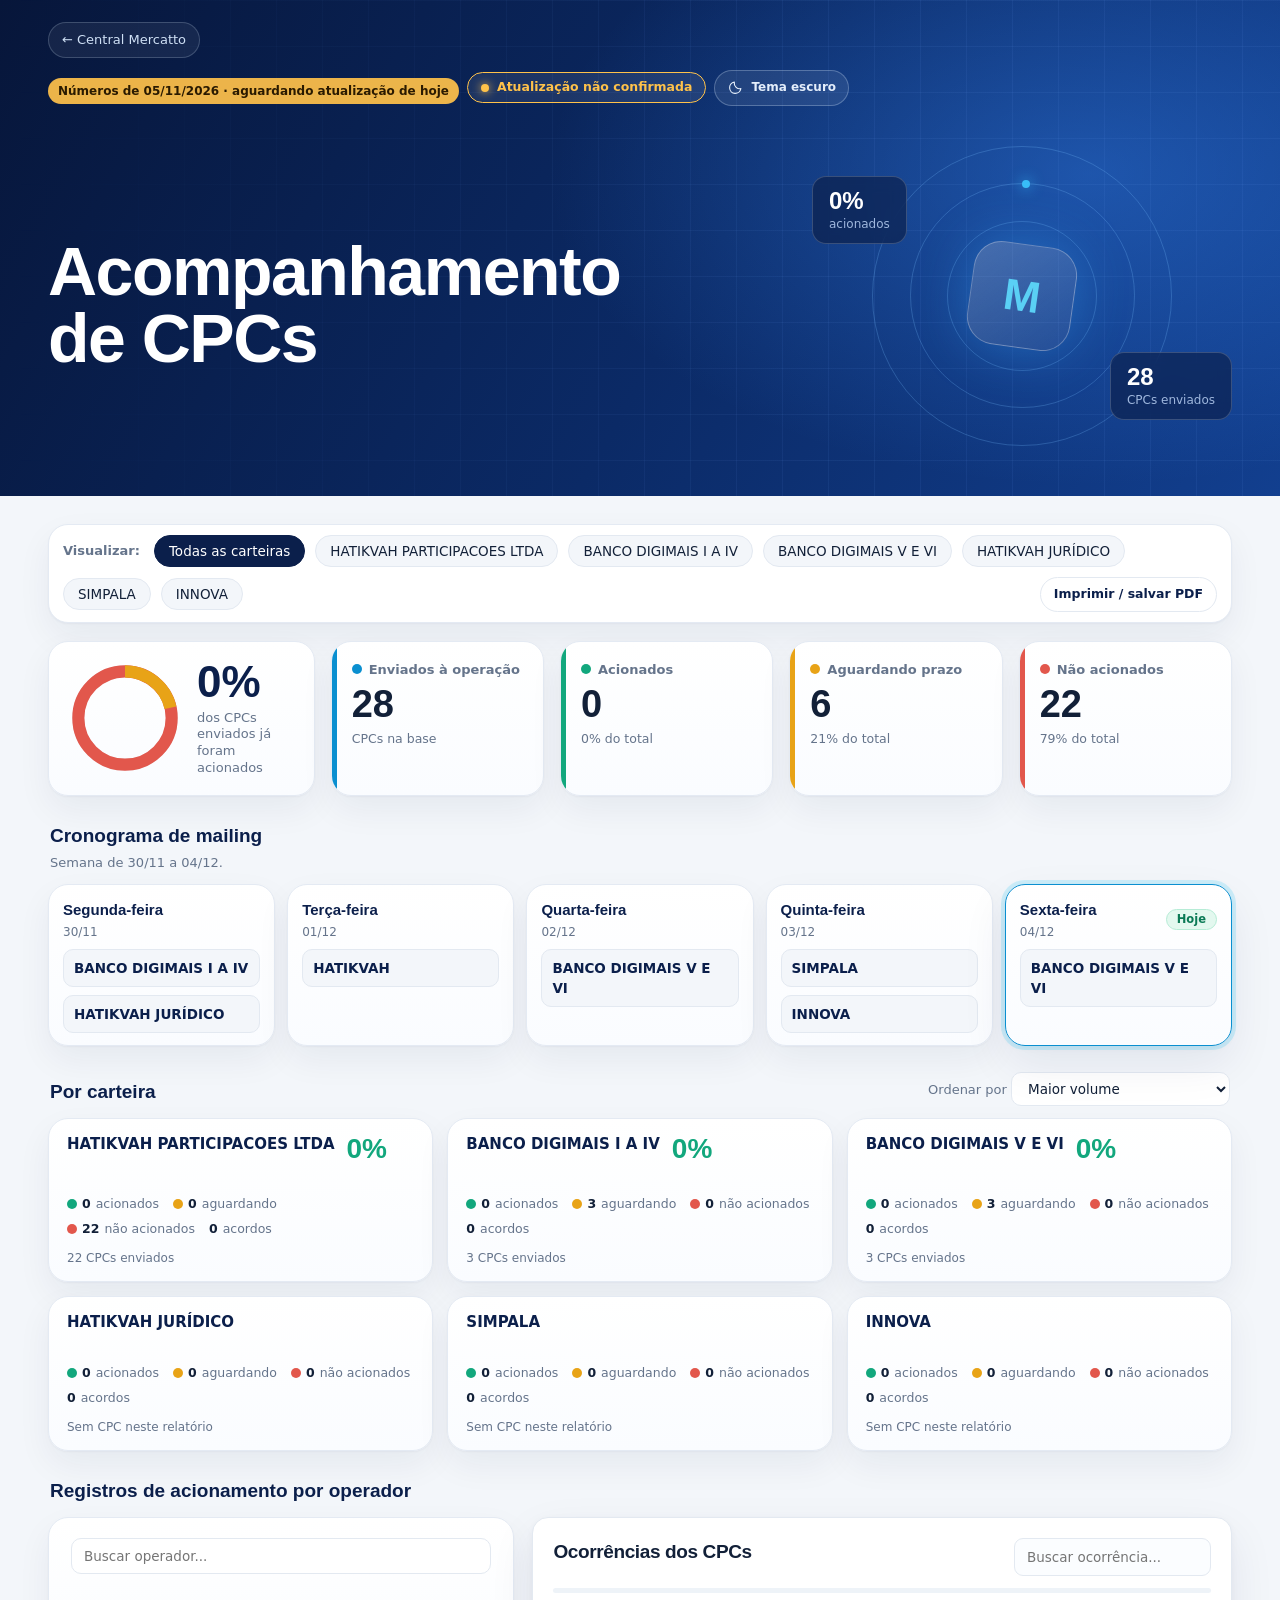
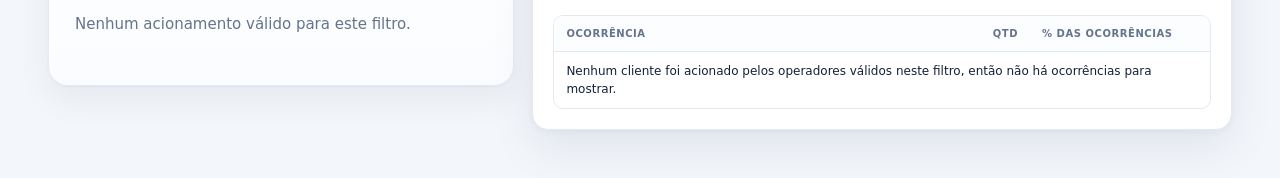
<file: cpc/index.html>
<!DOCTYPE html>
<html lang="pt-BR"><head><meta charset="utf-8">
<meta name="viewport" content="width=device-width, initial-scale=1">
<title>Acompanhamento CPCs</title>
<meta name="gerado" content="15/10/2026 às 13:26">
<meta name="gerado-iso" content="2026-11-05T09:19:12.271056">
<script>(()=>{try{const saved=localStorage.getItem('mercatto-theme');document.documentElement.dataset.theme=saved==='dark'||saved==='light'?saved:(matchMedia('(prefers-color-scheme: dark)').matches?'dark':'light')}catch(_){document.documentElement.dataset.theme='light'}})()</script>
<link rel="stylesheet" href="../assets/mercatto-ui.css">
<style>
:root{
  --navy:#0b1f4b;--navy2:#13306e;--cy:#19c3f0;--bl:#0a8fd0;
  --ink:#122038;--mut:#64748b;--paper:#f2f5fa;--surf:#fff;--line:#e2e8f0;--trilho:#e8edf4;
  --ok:#12a77d;--wt:#e8a317;--no:#e2574c;
  --sh:0 1px 2px rgba(11,31,75,.06),0 8px 24px rgba(11,31,75,.06);
}
*{box-sizing:border-box}
html{scroll-behavior:smooth}
body{margin:0;background:var(--paper);color:var(--ink);font:15px/1.5 "Segoe UI Variable","Segoe UI",system-ui,Arial,sans-serif}
.num,h1,h2,h3,.pct,.kpi b{font-family:Bahnschrift,"Segoe UI Variable Display","Segoe UI",Arial,sans-serif;font-variant-numeric:tabular-nums}
button{font:inherit;color:inherit;cursor:pointer}

/* topo */
.hero{background:linear-gradient(120deg,var(--navy) 0%,var(--navy2) 60%,#0a5aa8 100%);color:#fff;position:relative;overflow:hidden}
.hero::before,.hero::after{content:"";position:absolute;border:26px solid rgba(25,195,240,.10);border-radius:70px;transform:rotate(45deg)}
.hero::before{width:380px;height:380px;right:-90px;top:-170px}
.hero::after{width:260px;height:260px;right:200px;bottom:-190px;border-color:rgba(255,255,255,.06)}
.hero .in{max-width:1240px;margin:0 auto;padding:26px 28px 74px;display:flex;align-items:center;gap:26px;flex-wrap:wrap;position:relative;z-index:1}
.logo{background:#fff;border-radius:16px;padding:8px 16px;box-shadow:0 8px 24px rgba(0,0,0,.25)}
.logo img{display:block;height:64px;width:auto}
.tit{flex:1 1 280px}
.tit h1{margin:0;font-size:34px;line-height:1.1;letter-spacing:.2px}
.tit p{margin:8px 0 0;color:#bcd0ee;font-size:14px;max-width:72ch}
.side{display:flex;flex-direction:column;align-items:flex-end;gap:8px}
.pill{border:1px solid rgba(255,255,255,.28);background:rgba(255,255,255,.08);border-radius:999px;padding:6px 18px;font-size:19px;font-family:Bahnschrift,"Segoe UI",Arial,sans-serif}
.btn{border:1px solid rgba(255,255,255,.3);background:transparent;color:#fff;border-radius:999px;padding:5px 14px;font-size:13px}
.btn:hover{background:rgba(255,255,255,.12)}

.wrap{max-width:1240px;margin:-52px auto 0;padding:0 28px 48px;position:relative;z-index:2}

/* filtro global */
.filtro{display:flex;align-items:center;gap:10px;flex-wrap:wrap;background:var(--surf);border:1px solid var(--line);border-radius:14px;box-shadow:var(--sh);padding:10px 14px;margin-bottom:18px}
.filtro .lb{font-size:13px;color:var(--mut);font-weight:600;margin-right:4px}
.chipf{border:1px solid var(--line);background:var(--paper);border-radius:999px;padding:5px 14px;font-size:13.5px;transition:.15s}
.chipf:hover{border-color:var(--bl)}
.chipf[aria-pressed=true]{background:var(--navy);border-color:var(--navy);color:#fff}

/* kpis */
.kpis{display:grid;grid-template-columns:1.25fr repeat(4,1fr);gap:16px;margin-bottom:18px}
.card{background:var(--surf);border:1px solid var(--line);border-radius:16px;box-shadow:var(--sh)}
.gauge{padding:18px 20px;display:flex;align-items:center;gap:16px}
.gauge svg{width:112px;height:112px;flex:none;transform:rotate(-90deg)}
.gauge circle{fill:none;stroke-width:13;transition:stroke-dasharray .9s cubic-bezier(.2,.7,.2,1),stroke-dashoffset .9s cubic-bezier(.2,.7,.2,1)}
.gauge .t{stroke:var(--trilho)}
.gauge .pct{font-size:44px;font-weight:700;line-height:1;color:var(--navy)}
.gauge .cap{font-size:13px;color:var(--mut);margin-top:6px;line-height:1.3}
.kpi{padding:18px 20px;position:relative;overflow:hidden}
.kpi::before{content:"";position:absolute;left:0;top:0;bottom:0;width:5px;background:var(--c)}
.kpi span{font-size:13px;color:var(--mut);font-weight:600;display:flex;align-items:center;gap:7px}
.kpi b{display:block;font-size:38px;line-height:1.15;margin-top:4px;color:var(--ink)}
.kpi small{color:var(--mut);font-size:12.5px}
.k-env{--c:var(--bl)}.k-ok{--c:var(--ok)}.k-wt{--c:var(--wt)}.k-no{--c:var(--no)}
.dot{width:10px;height:10px;border-radius:50%;background:var(--c);display:inline-block}

.band{display:flex;height:12px;border-radius:999px;overflow:hidden;background:var(--trilho)}
.band .seg{display:block;height:100%;transition:width .7s cubic-bezier(.2,.7,.2,1)}
.seg.ok{background:var(--ok)}.seg.wt{background:var(--wt)}.seg.no{background:var(--no)}

h2{margin:0;font-size:19px;color:var(--navy)}
.hd{display:flex;align-items:flex-end;justify-content:space-between;gap:12px;flex-wrap:wrap;margin:26px 2px 12px}
.hd p{margin:2px 0 0;color:var(--mut);font-size:13px}
select,input[type=search]{border:1px solid var(--line);background:var(--surf);border-radius:10px;padding:7px 12px;font:inherit;font-size:13.5px;color:var(--ink)}
input[type=search]{min-width:200px}
select:focus,input:focus,button:focus-visible{outline:2px solid var(--cy);outline-offset:2px}

/* carteiras */
.carts{display:grid;grid-template-columns:repeat(auto-fill,minmax(290px,1fr));gap:14px}
.cart{text-align:left;padding:16px 18px 14px;background:var(--surf);border:1.5px solid var(--line);border-radius:16px;box-shadow:var(--sh);transition:.18s;display:flex;flex-direction:column;gap:10px}
.cart:hover{transform:translateY(-2px);border-color:var(--cy)}
.cart[aria-pressed=true]{border-color:var(--bl);box-shadow:0 0 0 4px rgba(25,195,240,.18),var(--sh)}
.cart .top{display:flex;justify-content:space-between;align-items:flex-start;gap:12px}
.cart .nome{font-weight:700;font-size:15px;line-height:1.3;overflow-wrap:anywhere;color:var(--navy)}
.cart .p{font-family:Bahnschrift,"Segoe UI",Arial,sans-serif;font-size:28px;font-weight:700;line-height:1;color:var(--ok)}
.cart .meta{display:flex;flex-wrap:wrap;gap:6px 14px;font-size:12.5px;color:var(--mut)}
.cart .meta span{display:inline-flex;align-items:center;gap:5px}
.cart .meta b{color:var(--ink)}
.cart .env{font-size:12px;color:var(--mut)}

.avisoData{display:none;margin-top:6px;font-size:12px;font-weight:600;color:#fff;background:rgba(217,138,11,.9);padding:4px 10px;border-radius:999px}
/* cronograma de mailing */
.cron{display:grid;grid-template-columns:repeat(5,minmax(0,1fr));gap:12px}
.dia{background:var(--surf);border:1.5px solid var(--line);border-radius:16px;box-shadow:var(--sh);padding:14px 14px 12px;display:flex;flex-direction:column;gap:8px}
.dia.hoje{border-color:var(--bl);box-shadow:0 0 0 4px rgba(25,195,240,.18),var(--sh)}
.dh{display:flex;justify-content:space-between;align-items:center;gap:8px}
.dh b{color:var(--navy);font-size:15px;font-family:Bahnschrift,"Segoe UI",Arial,sans-serif}
.hj{background:var(--cy);color:var(--navy);border-radius:999px;font-size:11.5px;font-weight:700;padding:1px 10px}
.mi{text-align:left;border:1px solid var(--line);background:var(--paper);border-radius:10px;padding:8px 10px;display:flex;flex-direction:column;gap:1px;font-weight:600;font-size:13.5px;color:var(--navy);overflow-wrap:anywhere}
.mi small{font-weight:400;color:var(--mut);font-size:12px}
.mi:not(:disabled):hover{border-color:var(--bl)}
.mi:disabled{cursor:default}
.mi[aria-pressed=true]{background:var(--navy);border-color:var(--navy);color:#fff}
.mi[aria-pressed=true] small{color:#bcd0ee}

/* grade principal */
.grid{display:grid;grid-template-columns:minmax(0,1fr) minmax(0,1.5fr);gap:18px;align-items:start}
.bloco{padding:20px 22px}
.ops{display:flex;flex-direction:column;gap:2px;margin-top:10px}
.op{display:grid;grid-template-columns:30px 36px minmax(0,1fr) 40px;gap:10px;align-items:center;padding:8px 6px;border-radius:12px;width:100%;border:0;background:transparent;text-align:left}
.op:hover,.op[aria-expanded=true]{background:var(--paper)}
.opd{margin:2px 6px 10px 46px;padding:10px 14px;background:var(--paper);border-radius:12px;display:flex;flex-direction:column;gap:7px}
.opd h4{margin:0 0 2px;font-size:12.5px;color:var(--mut);font-weight:600}
.oc{display:grid;grid-template-columns:auto minmax(0,1fr) auto;gap:10px;align-items:center;font-size:13.5px}
.oc .od{overflow-wrap:anywhere}
.rk{font-family:Bahnschrift,"Segoe UI",Arial,sans-serif;color:var(--mut);font-size:14px;text-align:center}
.rk.m1{color:#c28a00;font-weight:700}.rk.m2{color:#7b8794;font-weight:700}.rk.m3{color:#a8643a;font-weight:700}
.av{width:36px;height:36px;border-radius:50%;display:grid;place-items:center;color:#fff;font-weight:700;font-size:13px;background:linear-gradient(135deg,var(--cy),var(--bl))}
.op .n{font-size:14px;font-weight:600;overflow-wrap:anywhere;line-height:1.25}
.op .n small{display:block;font-weight:700;color:var(--navy);font-size:14px;letter-spacing:.2px;margin-bottom:5px;font-family:Bahnschrift,"Segoe UI",Arial,sans-serif}
.op .band{height:7px}
.op .band .seg{background:linear-gradient(90deg,var(--cy),var(--bl))}
.op .v{text-align:right;font-family:Bahnschrift,"Segoe UI",Arial,sans-serif;font-weight:700;font-size:17px;color:var(--navy)}
.mais{margin-top:8px;width:100%;border:1px dashed var(--line);background:transparent;border-radius:10px;padding:8px;color:var(--bl);font-weight:600;font-size:13.5px}
.mais:hover{background:var(--paper)}

/* ocorrencias */
.tipos{display:flex;flex-wrap:wrap;gap:8px;margin:12px 0}
.tp{border:1px solid var(--line);background:var(--surf);border-radius:999px;padding:4px 12px 4px 10px;font-size:13px;display:inline-flex;align-items:center;gap:7px}
.tp i{width:10px;height:10px;border-radius:3px;background:var(--c,#94a3b8)}
.tp b{font-family:Bahnschrift,"Segoe UI",Arial,sans-serif}
.tp[aria-pressed=true]{background:var(--navy);color:#fff;border-color:var(--navy)}
.scroll{max-height:560px;overflow:auto;border-top:1px solid var(--line);margin-top:6px}
table{width:100%;border-collapse:collapse;font-size:14px}
th{position:sticky;top:0;background:var(--surf);text-align:left;color:var(--mut);font-weight:600;font-size:12.5px;padding:10px 8px;border-bottom:1px solid var(--line)}
td{padding:10px 8px;border-bottom:1px solid var(--line);vertical-align:middle}
tr:hover td{background:#f7fafd}
td.c,th.c{text-align:right}
td.cod{color:var(--mut);font-family:Bahnschrift,"Segoe UI",Arial,sans-serif}
td.d{overflow-wrap:anywhere}
td.bar{width:20%}
td.bar .band{height:7px}
td.bar .seg{background:var(--c,var(--bl))}
.chip{display:inline-block;border-radius:999px;padding:2px 11px;font-size:12.5px;font-weight:600;color:var(--c);background:color-mix(in srgb,var(--c) 14%,transparent);white-space:nowrap}
.vazio{color:var(--mut);padding:14px 4px}
footer{margin-top:28px;display:flex;justify-content:space-between;gap:12px;flex-wrap:wrap;color:var(--mut);font-size:12.5px;border-top:1px solid var(--line);padding-top:16px}

@media(max-width:1020px){.kpis{grid-template-columns:1fr 1fr}.gauge{grid-column:1/3}.grid{grid-template-columns:1fr}.cron{grid-template-columns:repeat(2,minmax(0,1fr))}}
@media(max-width:640px){
  .hero .in{padding:20px 16px 70px}.wrap{padding:0 14px 36px}.tit h1{font-size:26px}.side{align-items:flex-start}
  .logo img{height:50px}.op{grid-template-columns:24px 32px minmax(0,1fr) 34px;gap:8px}.av{width:32px;height:32px}
  td.bar,th.bar{display:none}.cron{grid-template-columns:1fr}
}
@media(prefers-reduced-motion:reduce){*{transition:none!important}}
@media print{
  body{background:#fff}.hero{-webkit-print-color-adjust:exact;print-color-adjust:exact}
  .btn,.filtro,select,input,.mais{display:none!important}.scroll{max-height:none;overflow:visible}
  .card,.cart{break-inside:avoid;box-shadow:none}
}

/* ===== layout Central Mercatto v10 ===== */
body{background:#f4f7fb}
.hero{background:radial-gradient(900px 520px at 85% 35%,rgba(56,140,255,.38),transparent 60%),linear-gradient(120deg,#07163a,#0b2a66 55%,#123f8f);border:0}
.hero::before{display:none}
.hero::after{left:0;top:0;right:0;bottom:0;width:auto;height:auto;border:0;border-radius:0;transform:none;background-image:linear-gradient(rgba(120,170,255,.08) 1px,transparent 1px),linear-gradient(90deg,rgba(120,170,255,.08) 1px,transparent 1px);background-size:46px 46px;-webkit-mask-image:linear-gradient(90deg,transparent,#000 65%);mask-image:linear-gradient(90deg,transparent,#000 65%)}
.hero .in{display:block;max-width:1240px;padding:22px 28px 0}
.topbar{display:flex;align-items:flex-start;justify-content:space-between;gap:16px;flex-wrap:wrap}
.side{flex-direction:row;align-items:center;flex-wrap:wrap;justify-content:flex-end}
.pill{font-size:13px;padding:6px 14px;font-variant-numeric:tabular-nums}
.hgrid{display:flex;align-items:center;justify-content:space-between;gap:24px;flex-wrap:wrap;padding:30px 0 40px}
.tit{flex:1 1 440px}
.eyebrow{display:flex;align-items:center;gap:12px;font-size:12px;font-weight:700;letter-spacing:.18em;color:#7fd4f5}
.eyebrow::before{content:"";width:30px;height:1px;background:#4cc3ee}
.tit h1{margin:18px 0 0;font-size:clamp(40px,6vw,68px);line-height:.98;font-weight:800;letter-spacing:-1.5px;color:#fff}
.tit p{margin:18px 0 0;font-size:16px;color:#c3d4f0;max-width:56ch}
.cta{display:flex;align-items:center;gap:18px;flex-wrap:wrap;margin-top:26px}
.btn.solid{background:linear-gradient(135deg,#1fa0e0,#1673c4);border:0;padding:12px 22px;font-weight:700;font-size:14px;box-shadow:0 8px 26px rgba(25,150,230,.45)}
.live{display:inline-flex;align-items:center;gap:8px;font-size:13px;color:#b9cdef}
.live i,.baseChip i{width:8px;height:8px;border-radius:50%;background:#2cf0b0;box-shadow:0 0 10px #2cf0b0;animation:blip 1.6s infinite}
.live b{color:#fff}
@keyframes blip{50%{opacity:.3}}
.orb{position:relative;width:420px;height:320px;flex:none}
.r{position:absolute;left:50%;top:50%;width:var(--s);height:var(--s);margin:calc(var(--s)/-2) 0 0 calc(var(--s)/-2);border:1px solid rgba(120,190,255,.25);border-radius:50%}
.r1{--s:150px}.r2{--s:225px;animation:gira 28s linear infinite}.r3{--s:300px}
.r2::after{content:"";position:absolute;top:-4px;left:50%;width:8px;height:8px;border-radius:50%;background:#38bdf8;box-shadow:0 0 14px #38bdf8}
@keyframes gira{to{transform:rotate(360deg)}}
.core{position:absolute;left:50%;top:50%;width:104px;height:104px;margin:-52px 0 0 -52px;border-radius:28px;background:linear-gradient(135deg,rgba(255,255,255,.2),rgba(255,255,255,.06));border:1px solid rgba(255,255,255,.28);display:grid;place-items:center;font:800 44px Bahnschrift,"Segoe UI",sans-serif;color:#5ad0f5;transform:rotate(8deg);box-shadow:0 0 50px rgba(56,170,255,.35)}
.fchip{position:absolute;display:flex;flex-direction:column;padding:10px 16px;border-radius:14px;border:1px solid rgba(255,255,255,.18);background:rgba(10,24,60,.55);backdrop-filter:blur(8px);animation:flutua 6s ease-in-out infinite}
.fchip b{font:700 24px Bahnschrift,"Segoe UI",sans-serif;color:#fff}.fchip small{font-size:12px;color:#9fb7dd}
.c1{left:0;top:40px}.c2{right:0;bottom:36px;animation-delay:-3s}
@keyframes flutua{50%{transform:translateY(-8px)}}
.strip{display:flex;gap:28px;flex-wrap:wrap;padding:14px 0;border-top:1px solid rgba(255,255,255,.12);font-size:12.5px;color:#b9cdef;position:relative;z-index:1}
.strip b{color:#fff}
@media (max-width:900px){.orb{display:none}}
.wrap{margin:0 auto;padding-top:28px}
.card,.cart,.dia,.filtro{border-radius:20px;border-color:#e4eaf3;box-shadow:0 1px 2px rgba(11,31,75,.04),0 14px 34px rgba(11,31,75,.06);position:relative}
.card,.cart,.dia{background:linear-gradient(180deg,#fff,#fafcff)}
.card::after,.cart::after,.dia::after{content:"";position:absolute;inset:0;border-radius:inherit;pointer-events:none;opacity:0;transition:opacity .25s;background:radial-gradient(260px circle at var(--mx,50%) var(--my,0),rgba(34,160,230,.10),transparent 60%)}
.card:hover::after,.cart:hover::after,.dia:hover::after{opacity:1}
.cart:hover{box-shadow:0 18px 40px rgba(11,60,140,.14)}
.kpis>*{animation:sobe .7s both cubic-bezier(.2,.7,.2,1)}
.kpis>*:nth-child(2){animation-delay:.07s}.kpis>*:nth-child(3){animation-delay:.14s}.kpis>*:nth-child(4){animation-delay:.21s}.kpis>*:nth-child(5){animation-delay:.28s}
@keyframes sobe{from{opacity:0;transform:translateY(16px)}}
.dia.hoje{border-color:var(--bl);animation:pulso 2.6s ease-in-out infinite}
@keyframes pulso{50%{box-shadow:0 0 0 6px rgba(25,195,240,.14),0 12px 34px rgba(25,150,230,.22)}}
.hj{background:#e3f8ef;color:#0b7a56;border:1px solid #b6ecd6}
.band .seg{position:relative;overflow:hidden}
.band .seg::after{content:"";position:absolute;inset:0;background:linear-gradient(100deg,transparent,rgba(255,255,255,.55),transparent);transform:translateX(-100%);animation:brilho 3.4s infinite}
@keyframes brilho{60%,100%{transform:translateX(100%)}}
.baseChip{display:inline-flex;align-items:center;gap:8px;font-size:12.5px;font-weight:600;padding:5px 13px;border-radius:999px;border:1px solid rgba(255,255,255,.22);background:rgba(255,255,255,.08);color:#e6f3ff}
.baseChip.warn{border-color:#ffc24a;color:#ffc24a}.baseChip.warn i{background:#ffc24a;box-shadow:0 0 10px #ffc24a}
.avisoData{background:rgba(255,194,74,.92);color:#2a1a00}
.baseAviso{display:none;align-items:center;gap:14px;flex-wrap:wrap;margin-bottom:16px;padding:12px 16px;border-radius:16px;border:1px solid #f5c46b;background:linear-gradient(90deg,#fff7e6,#fff1f1);color:#5b3a00;font-size:14px;box-shadow:0 8px 24px rgba(245,170,40,.14)}
.baseAviso b{color:#a15c00}
footer{border-top:1px solid var(--line);margin-top:36px;padding-top:14px;display:flex;justify-content:space-between;gap:12px;flex-wrap:wrap;font-size:12px;color:var(--mut)}
footer span:first-child{font-weight:700;color:var(--navy)}
@media (prefers-reduced-motion:reduce){*{animation:none!important}}
.dh small.dd{display:block;font-size:12px;color:var(--mut);margin-top:1px}
@media print{.orb{display:none}}
</style></head><body>

<header class="hero"><div class="in">
  <a class="portal-back" href="../index.html">← Central Mercatto</a>
  <div class="topbar"><div class="logo"><img alt="Mercatto - Sempre conectada a você" src="[data-uri]"></div>
    <div class="side">
      <div class="avisoData" id="avisoData"></div>
      <div class="baseChip" id="baseChip" style="display:none"></div>
    </div>
  </div>
  <div class="hgrid">
    <div class="tit">
      <h1>Acompanhamento<br>de CPCs</h1>
    </div>
    <div class="orb" aria-hidden="true">
      <span class="r r1"></span><span class="r r2"></span><span class="r r3"></span><div class="core">M</div>
      <div class="fchip c1"><b id="fcPct">-</b><small>acionados</small></div>
      <div class="fchip c2"><b id="fcEnv">-</b><small>CPCs enviados</small></div>
    </div>
  </div>
</div></header>

<main class="wrap">
  <div class="baseAviso" id="baseAviso" role="status" aria-live="polite"></div>
  <div class="filtro" role="group" aria-label="Filtrar por carteira">
    <span class="lb">Visualizar:</span><span id="chips" style="display:contents"></span><button class="btn print" type="button" onclick="window.print()">Imprimir / salvar PDF</button>
  </div>

  <section class="kpis" aria-label="Resumo">
    <div class="card gauge">
      <svg viewBox="0 0 120 120" aria-hidden="true">
        <circle class="t" cx="60" cy="60" r="50"/>
        <circle id="g-no" cx="60" cy="60" r="50" stroke="var(--no)"/>
        <circle id="g-wt" cx="60" cy="60" r="50" stroke="var(--wt)"/>
        <circle id="g-ok" cx="60" cy="60" r="50" stroke="var(--ok)"/>
      </svg>
      <div><div class="pct" id="pct">-</div><div class="cap" id="capSel">dos CPCs enviados já foram acionados</div></div>
    </div>
    <div class="card kpi k-env"><span><i class="dot"></i>Enviados à operação</span><b id="k-env">0</b><small>CPCs na base</small></div>
    <div class="card kpi k-ok"><span><i class="dot"></i>Acionados</span><b id="k-ok">0</b><small id="s-ok"></small></div>
    <div class="card kpi k-wt"><span><i class="dot"></i>Aguardando prazo</span><b id="k-wt">0</b><small id="s-wt"></small></div>
    <div class="card kpi k-no"><span><i class="dot"></i>Não acionados</span><b id="k-no">0</b><small id="s-no"></small></div>
  </section>

  <div class="hd"><div><h2>Cronograma de mailing</h2><p id="semana"></p></div></div>
  <div class="cron" id="cron"></div>

  <div class="hd"><div><h2>Por carteira</h2></div>
    <label style="font-size:13px;color:var(--mut)">Ordenar por
      <select id="ord"><option value="env">Maior volume</option><option value="pct">Maior % de acionamento</option><option value="pctasc">Menor % de acionamento</option><option value="no">Mais não acionados</option></select></label>
  </div>
  <div class="carts" id="carts"></div>

  <div class="hd"><div><h2 id="tOp">Registros de acionamento por operador</h2></div></div>
  <div class="grid">
    <section class="card bloco" aria-label="Operadores">
      <input type="search" id="qOp" placeholder="Buscar operador..." aria-label="Buscar operador" style="width:100%">
      <div class="ops" id="ops"></div>
      <button class="mais" id="maisOp" hidden></button>
    </section>
    <section class="card bloco" aria-label="Ocorrências">
      <div style="display:flex;justify-content:space-between;gap:12px;flex-wrap:wrap;align-items:center">
        <h2 id="tOc">Ocorrências dos CPCs</h2>
        <div style="display:flex;gap:8px;flex-wrap:wrap;align-items:center"><button class="chipf" id="limpaOp" hidden>Ver todas</button>
        <input type="search" id="qOc" placeholder="Buscar ocorrência..." aria-label="Buscar ocorrência"></div>
      </div>
      
      
      <div class="band" id="bTipos" style="height:14px;margin-top:14px"></div>
      <div class="tipos" id="tipos"></div>
      <div class="scroll" tabindex="0"><table>
        <thead><tr><th>Ocorrência</th><th class="c">Qtd</th><th class="bar c" id="thPct">% das ocorrências</th></tr></thead>
        <tbody id="tb"></tbody></table></div>
    </section>
  </div>

</main>

<script>
const D = {"carteiras":[{"nome":"HATIKVAH PARTICIPACOES LTDA","a":0,"w":0,"n":22,"enviados":22,"pct":0},{"nome":"BANCO DIGIMAIS I A IV","a":0,"w":3,"n":0,"enviados":3,"pct":0},{"nome":"BANCO DIGIMAIS V E VI","a":0,"w":3,"n":0,"enviados":3,"pct":0},{"nome":"HATIKVAH JURÍDICO","a":0,"w":0,"n":0,"enviados":0,"pct":0},{"nome":"SIMPALA","a":0,"w":0,"n":0,"enviados":0,"pct":0},{"nome":"INNOVA","a":0,"w":0,"n":0,"enviados":0,"pct":0}],"totais":{"a":0,"w":6,"n":22,"enviados":28,"pct":0},"ops":{},"opoc":{},"oc":{},"cron":[{"dia":"Segunda-feira","itens":[{"label":"BANCO DIGIMAIS I A IV","nomes":["BANCO DIGIMAIS I A IV"],"env":3},{"label":"HATIKVAH JURÍDICO","nomes":["HATIKVAH JURÍDICO"],"env":0}]},{"dia":"Terça-feira","itens":[{"label":"HATIKVAH","nomes":["HATIKVAH PARTICIPACOES LTDA"],"env":22}]},{"dia":"Quarta-feira","itens":[{"label":"BANCO DIGIMAIS V E VI","nomes":["BANCO DIGIMAIS V E VI"],"env":3}]},{"dia":"Quinta-feira","itens":[{"label":"SIMPALA","nomes":["SIMPALA"],"env":0},{"label":"INNOVA","nomes":["INNOVA"],"env":0}]},{"dia":"Sexta-feira","itens":[{"label":"BANCO DIGIMAIS V E VI","nomes":["BANCO DIGIMAIS V E VI"],"env":3}]}],"hoje":3,"data":"2026-11-05","base_ate":"2026-11-05","base_lim":null,"base_atras":false};
const TCOR = {"LOCALIZADO":"#12a77d","SEM CONTATO":"#6b7785","ADMINISTRATIVO":"#2d6fd0","PROMESSAS":"#d98a0b","OUTROS":"#8a5cc7"};
const cor = t => TCOR[String(t||"").normalize("NFD").replace(/[\u0300-\u036f]/g,"").toUpperCase()] || "#94a3b8";
const cap = s => { s = String(s||"").toLowerCase(); return s.charAt(0).toUpperCase()+s.slice(1); };
const esc = s => String(s).replace(/[&<>"']/g, c => ({"&":"&amp;","<":"&lt;",">":"&gt;",'"':"&quot;","'":"&#39;"}[c]));
const $ = id => document.getElementById(id);
const fmt = n => n.toLocaleString("pt-BR");
const reduce = matchMedia("(prefers-reduced-motion:reduce)").matches;
const st = {sel:null, tipo:null, todosOp:false, qOp:"", qOc:"", ord:"env", opSel:null};

const pctDe = (a,t) => t ? Math.round(a/t*100) : 0;
const pctPainel = (a,t) => t ? pctDe(a,t) : null;
const tot = c => c.a + c.w + c.n;
// Categorias mutuamente exclusivas: o denominador vem da soma delas, nunca de um total paralelo.
const totalCarteira = c => tot(c);
const totalPainel = (a,w,n) => a+w+n;
const escolhidas = () => st.sel ? D.carteiras.filter(c => c.nome === st.sel) : D.carteiras;
const soma = k => escolhidas().reduce((s,c) => s+c[k], 0);
const acordos = lista => (lista || []).filter(o => String(o.cod) === "990").reduce((s,o) => s + Number(o.q || 0), 0);

function contar(el, to){
  const from = +el.dataset.v || 0; el.dataset.v = to;
  if(reduce || from === to){ el.textContent = fmt(to); return; }
  const t0 = performance.now(), dur = 600;
  (function f(t){ const p = Math.min(1,(t-t0)/dur), e = 1-Math.pow(1-p,3);
    el.textContent = fmt(Math.round(from+(to-from)*e)); if(p<1) requestAnimationFrame(f); })(t0);
}

function chips(){
  const mk = (nome,label) => `<button class="chipf" aria-pressed="${st.sel===nome}" data-c="${esc(nome||"")}">${esc(label)}</button>`;
  $("chips").innerHTML = mk(null,"Todas as carteiras") + D.carteiras.map(c => mk(c.nome,c.nome)).join("");
  $("chips").querySelectorAll("button").forEach(b => b.onclick = () => escolher(b.dataset.c || null));
}
function escolher(nome){ st.sel = (nome && nome !== st.sel) ? nome : null; st.tipo = null; st.todosOp = false; st.opSel = null; render(); }

function cronograma(){
  const h = hojeLocal(), seg = new Date(h.d.getFullYear(), h.d.getMonth(), h.d.getDate() - h.idx + (h.idx >= 5 ? 7 : 0));
  const dt = i => { const x = new Date(seg.getFullYear(), seg.getMonth(), seg.getDate() + i); return String(x.getDate()).padStart(2,"0") + "/" + String(x.getMonth()+1).padStart(2,"0"); };
  $("semana").textContent = "Semana de " + dt(0) + " a " + dt(4) + ".";
  $("cron").innerHTML = D.cron.map((d,i) => `<div class="dia${i===diaHoje()?" hoje":""}"><div class="dh"><div><b>${esc(d.dia)}</b><small class="dd">${dt(i)}</small></div>${i===diaHoje()?'<span class="hj">Hoje</span>':""}</div>`
    + d.itens.map(it => { const um = it.nomes.length === 1;
      return `<button class="mi" ${um?`data-c="${esc(it.nomes[0])}"`:"disabled"} aria-pressed="${um && st.sel===it.nomes[0]}"><span>${esc(it.label)}</span></button>`; }).join("")
    + `</div>`).join("");
  $("cron").querySelectorAll("button[data-c]").forEach(b => b.onclick = () => escolher(b.dataset.c));
}

function kpis(){
  const a = soma("a"), w = soma("w"), n = soma("n"), t = totalPainel(a,w,n), C = 2*Math.PI*50;
  $("pct").textContent = t ? pctPainel(a,t)+"%" : "-";
  $("capSel").textContent = st.sel ? (t ? "de "+st.sel+" já foram acionados" : st.sel+": nenhum CPC neste relatório") : "dos CPCs enviados já foram acionados";
  const seg = (id,ini,q) => { const l = t ? q/t*C : 0; const e = $(id);
    e.style.strokeDasharray = l+" "+(C-l); e.style.strokeDashoffset = -ini; };
  seg("g-no",0,a+w+n); seg("g-wt",0,a+w); seg("g-ok",0,a);
  contar($("k-env"),t); contar($("k-ok"),a); contar($("k-wt"),w); contar($("k-no"),n);
  $("s-ok").textContent = t ? pctDe(a,t)+"% do total" : ""; $("s-wt").textContent = t ? pctDe(w,t)+"% do total" : ""; $("s-no").textContent = t ? pctDe(n,t)+"% do total" : "";
}

function carteiras(){
  const f = {env:(a,b)=>totalCarteira(b)-totalCarteira(a), pct:(a,b)=>pctDe(b.a,tot(b))-pctDe(a.a,tot(a)), pctasc:(a,b)=>pctDe(a.a,tot(a))-pctDe(b.a,tot(b)), no:(a,b)=>b.n-a.n}[st.ord];
  const lista = [...D.carteiras].sort(f);
  $("carts").innerHTML = lista.map(c => { const t = totalCarteira(c), s = (k,cl) => c[k] ? `<span class="seg ${cl}" style="width:${c[k]/t*100}%" title="${c[k]}"></span>` : "";
    return `<button class="cart" aria-pressed="${st.sel===c.nome}" data-c="${esc(c.nome)}">
      <div class="top"><span class="nome">${esc(c.nome)}</span><span class="p">${t ? pctPainel(c.a,t)+"%" : ""}</span></div>
      <div class="band">${s("a","ok")}${s("w","wt")}${s("n","no")}</div>
      <div class="meta"><span><i class="dot" style="--c:var(--ok)"></i><b>${c.a}</b> acionados</span><span><i class="dot" style="--c:var(--wt)"></i><b>${c.w}</b> aguardando</span><span><i class="dot" style="--c:var(--no)"></i><b>${c.n}</b> não acionados</span><span><b>${acordos(D.oc[c.nome])}</b> acordos</span></div>
      <div class="env">${t ? t+" CPCs enviados" : "Sem CPC neste relatório"}</div></button>`; }).join("") || '<p class="vazio">Nenhum CPC dentro da base neste relatório.</p>';
  $("carts").querySelectorAll(".cart").forEach(b => b.onclick = () => escolher(b.dataset.c));
}

function operadores(){
  const ag = {}, ac = {};
  (st.sel ? [st.sel] : Object.keys(D.ops)).forEach(c => {
    Object.entries(D.ops[c]||{}).forEach(([u,q]) => ag[u] = (ag[u]||0)+q);
    Object.entries(D.opoc[c]||{}).forEach(([u,oc]) => ac[u] = (ac[u]||0)+acordos(oc));
  });
  let lista = Object.entries(ag).sort((a,b) => b[1]-a[1] || a[0].localeCompare(b[0]));
  const totalOps = lista.length, q = st.qOp.trim().toUpperCase();
  $("tOp").textContent = "Registros de acionamento por operador" + (st.sel ? " · "+st.sel : "");
  if(q) lista = lista.filter(([u]) => u.includes(q));
  const max = lista.length ? lista[0][1] : 0, mostrar = (st.todosOp || q) ? lista : lista.slice(0,10);
  $("ops").innerHTML = mostrar.map(([u,v],i) => {
    const ini = (u.split(/[._\s]+/).filter(Boolean).slice(0,2).map(p => p[0]).join("") || u[0]).toUpperCase();
    const r = i+1, mc = !q && r<=3 ? " m"+r : "", abre = st.opSel === u;
    return `<div class="opw"><button class="op" data-u="${esc(u)}" aria-expanded="${abre}"><span class="rk${mc}">${q ? "" : r+"º"}</span><span class="av">${esc(ini)}</span>
      <span class="n"><small>${esc(u)} · ${fmt(ac[u]||0)} ${ac[u]===1?"acordo":"acordos"}</small><span class="band"><span class="seg" style="width:${max?v/max*100:0}%"></span></span></span><span class="v">${fmt(v)}</span></button></div>`; }).join("")
    || '<p class="vazio">Nenhum acionamento válido para este filtro.</p>';
  $("ops").querySelectorAll(".op").forEach(b => b.onclick = () => { st.opSel = st.opSel === b.dataset.u ? null : b.dataset.u; st.tipo = null; operadores(); ocorrencias();
    if(st.opSel && matchMedia("(max-width:1020px)").matches) $("tOc").scrollIntoView({behavior: reduce ? "auto" : "smooth", block: "start"}); });
  const b = $("maisOp");
  b.hidden = !!q || totalOps <= 10;
  b.textContent = st.todosOp ? "Mostrar só os 10 primeiros" : "Ver todos os "+totalOps+" operadores";
}

function ocorrencias(){
  const ag = {}, u = st.opSel;
  const add = o => {
    // acordos (cód. 990): "acordos pendentes" e "acordo formalizado" viram uma linha só
    if(String(o.cod) === "990") o = {...o, desc:"ACORDOS", tipo:"PROMESSAS"};
    const k = o.cod+"|"+o.desc+"|"+o.tipo; (ag[k] = ag[k] || {...o, q:0}).q += o.q;
  };
  if(u) (st.sel ? [st.sel] : Object.keys(D.opoc)).forEach(c => ((D.opoc[c]||{})[u]||[]).forEach(add));
  else (st.sel ? [st.sel] : Object.keys(D.oc)).forEach(c => (D.oc[c]||[]).forEach(add));
  let lista = Object.values(ag).sort((a,b) => b.q-a.q);
  $("tOc").textContent = "Ocorrências dos CPCs" + (u ? " · "+u : "");
  $("limpaOp").hidden = !u;
  $("thPct").textContent = "% das ocorrências";
  const porTipo = {}; lista.forEach(o => porTipo[o.tipo] = (porTipo[o.tipo]||0)+o.q);
  const tiposOrd = Object.entries(porTipo).filter(([t]) => t !== "SEM CONTATO").sort((a,b) => b[1]-a[1]), soTipos = tiposOrd.reduce((s,[,q]) => s+q, 0);
  if(st.tipo && !(st.tipo in porTipo)) st.tipo = null;
  $("bTipos").innerHTML = tiposOrd.map(([t,q]) => `<span class="seg" style="width:${q/soTipos*100}%;background:${cor(t)}" title="${esc(cap(t))}: ${q}"></span>`).join("");
  $("tipos").innerHTML = tiposOrd.map(([t,q]) => `<button class="tp" style="--c:${cor(t)}" aria-pressed="${st.tipo===t}" data-t="${esc(t)}"><i></i>${esc(cap(t))} <b>${q}</b></button>`).join("");
  $("tipos").querySelectorAll("button").forEach(b => b.onclick = () => { st.tipo = st.tipo === b.dataset.t ? null : b.dataset.t; ocorrencias(); });
  const q = st.qOc.trim().toLowerCase(), env = lista.reduce((t,o) => t+o.q, 0);
  if(st.tipo) lista = lista.filter(o => o.tipo === st.tipo);
  if(q) lista = lista.filter(o => (o.cod+" "+o.desc+" "+o.tipo).toLowerCase().includes(q));
  const max = lista.length ? lista[0].q : 1;
  $("tb").innerHTML = lista.map(o => {
    const percentual = env ? (o.q/env*100).toFixed(1).replace(".",",") : "0,0";
    return `<tr><td class="d">${esc(o.desc)}</td><td class="c"><b class="num">${o.q}</b></td>
      <td class="bar"><div class="occ-pct"><span class="num">${percentual}%</span><div class="band"><span class="seg" style="--c:${cor(o.tipo)};width:${o.q/max*100}%"></span></div></div></td></tr>`;
  }).join("")
    || `<tr><td colspan="3" class="vazio">${(q || st.tipo) ? "Nenhuma ocorrência encontrada para esta busca." : u ? "Sem ocorrência tabulada para este operador." : "Nenhum cliente foi acionado pelos operadores válidos neste filtro, então não há ocorrências para mostrar."}</td></tr>`;
}


/* ---- data de hoje: calculada no navegador, não fica gravada no arquivo ---- */
function hojeLocal(){
  const n = new Date(), p = x => String(x).padStart(2,"0");
  return {d:n, iso:`${n.getFullYear()}-${p(n.getMonth()+1)}-${p(n.getDate())}`, idx:(n.getDay()+6)%7};
}
const diaHoje = () => { const i = hojeLocal().idx; return i < 5 ? i : null; };
let diaVisto = null;
function relogio(){
  const h = hojeLocal();
  const velho = D.data && h.iso !== D.data;
  const av = $("avisoData");
  av.style.display = velho ? "inline-block" : "none";
  av.textContent = velho ? "Números de " + D.data.split("-").reverse().join("/") + " · aguardando atualização de hoje" : "";
  if(diaVisto !== h.iso){ diaVisto = h.iso; cronograma(); }   // virou o dia: remarca o "Hoje"
}
async function verificarNovo(){
  if(!/^https?:/.test(location.protocol)) return;
  try{
    const r = await fetch(location.pathname + "?v=" + Date.now(), {cache:"no-store"});
    const m = (await r.text()).match(/name="gerado" content="([^"]*)"/);
    const atual = document.querySelector('meta[name="gerado"]').content;
    if(m && m[1] !== atual) location.reload();
  }catch(e){}
}

const br = s => s ? s.split("-").reverse().join("/") : "";
function baseStatus(){
  const chip = $("baseChip"), box = $("baseAviso"), h = hojeLocal();
  const dataBase = D.base_ate || D.data || "";
  const atrasada = !dataBase || dataBase < h.iso || !!D.base_atras || D.data !== h.iso;
  const inconsistencias = [];
  const carteiras = D.carteiras || [];
  const somaCategorias = k => carteiras.reduce((s,c) => s + Number(c[k] || 0), 0);
  for(const c of carteiras){
    const calculado = tot(c);
    if(!Number.isFinite(calculado) || [c.a,c.w,c.n].some(v => !Number.isInteger(v) || v < 0))
      inconsistencias.push("há categorias inválidas em " + c.nome);
    if(Number.isInteger(c.enviados) && c.enviados !== calculado)
      inconsistencias.push("o total enviado diverge das categorias em " + c.nome);
  }
  if(D.totais && ["a","w","n"].some(k => Number(D.totais[k]) !== somaCategorias(k)))
    inconsistencias.push("os totais gerais divergem das carteiras");
  if(D.totais && Number.isInteger(D.totais.enviados) && D.totais.enviados !== carteiras.reduce((s,c)=>s+tot(c),0))
    inconsistencias.push("o total geral enviado diverge das categorias");
  for(const c of carteiras){
    const porOperador = Object.values(D.opoc?.[c.nome] || {}).flat();
    if(acordos(porOperador) !== acordos(D.oc?.[c.nome] || []))
      inconsistencias.push("os acordos código 990 divergem da atribuição por operador em " + c.nome);
  }
  const gerado = document.querySelector('meta[name="gerado-iso"]')?.content || "";
  const geradoDate = /^\d{4}-\d{2}-\d{2}T\d{2}:\d{2}/.test(gerado) ? new Date(gerado) : null;
  const hora = geradoDate && !Number.isNaN(geradoDate.getTime())
    ? geradoDate.toLocaleDateString("pt-BR") + " às " + geradoDate.toLocaleTimeString("pt-BR", {hour:"2-digit",minute:"2-digit"})
    : "horário não informado";
  const atualizadaHoje = D.data === h.iso && dataBase === h.iso && gerado.slice(0,10) === h.iso
    && geradoDate && !Number.isNaN(geradoDate.getTime());
  chip.style.display = "inline-flex"; chip.className = "baseChip " + (atualizadaHoje ? "ok" : "warn");
  const atualizadoEm = atualizadaHoje
    ? geradoDate.toLocaleDateString("pt-BR") + " " + geradoDate.toLocaleTimeString("pt-BR", {hour:"2-digit",minute:"2-digit"})
    : "";
  chip.innerHTML = "<i></i>" + (atualizadaHoje ? "Atualizado em " + atualizadoEm : "Atualização não confirmada");
  const titulo = inconsistencias.length ? "Inconsistência nos totais da base" : atrasada ? "Base de acionamento desatualizada" : "Limite de atualização dos dados";
  const estado = inconsistencias.length
    ? "Não use os totais como confirmados: " + inconsistencias.join("; ") + "."
    : atrasada
    ? "A referência da base é " + (dataBase ? br(dataBase) : "desconhecida") + "; os CPCs não acionados podem estar superestimados."
    : "Base com referência até " + br(dataBase) + ". A base não informa o horário da extração, então a atualização não pode ser confirmada.";
  const limites = (D.base_lim ? " Há CPCs com prazo informado até " + br(D.base_lim) + ", mas os registros individuais não permitem separar vencidos, vencendo hoje e dentro do prazo."
    : " A base não traz prazo individual suficiente para classificar CPCs atrasados, vencendo hoje ou dentro do prazo.")
    + " Não há histórico diário consolidado para comparar a evolução.";
  box.style.display = "none";
}
document.addEventListener("pointermove", e => {
  const t = e.target.closest && e.target.closest(".card,.cart,.dia"); if(!t) return;
  const r = t.getBoundingClientRect();
  t.style.setProperty("--mx", (e.clientX - r.left) + "px"); t.style.setProperty("--my", (e.clientY - r.top) + "px");
});

function orbita(){ const a=soma("a"), w=soma("w"), n=soma("n"), t=totalPainel(a,w,n); $("fcPct").textContent = t ? pctPainel(a,t)+"%" : "-"; $("fcEnv").textContent = fmt(t); }
function render(){ orbita(); chips(); kpis(); cronograma(); carteiras(); operadores(); ocorrencias(); }
$("ord").onchange = e => { st.ord = e.target.value; carteiras(); };
$("qOp").oninput = e => { st.qOp = e.target.value; operadores(); };
$("qOc").oninput = e => { st.qOc = e.target.value; ocorrencias(); };
$("limpaOp").onclick = () => { st.opSel = null; st.tipo = null; operadores(); ocorrencias(); };
$("maisOp").onclick = () => { st.todosOp = !st.todosOp; operadores(); };
render();
baseStatus();
relogio();
setInterval(relogio, 1000);
setInterval(verificarNovo, 300000);
</script>
<script>
/* Atualização automática: se o servidor já tem uma versão mais nova do painel,
   recarrega sozinho (sem depender do link com ?v=). */
(function(){
  const meta = document.querySelector('meta[name="gerado-iso"]');
  const minha = meta ? meta.content : "";
  if(!minha || location.protocol === "file:") return;
  let ocupado = false;
  async function checar(){
    if(ocupado || document.hidden) return;
    ocupado = true;
    try{
      const r = await fetch(location.pathname + "?_=" + Date.now(), {cache:"no-store"});
      if(!r.ok) return;
      const m = (await r.text()).match(/name="gerado-iso" content="([^"]+)"/);
      if(m && m[1] > minha) location.replace(location.pathname + "?v=" + encodeURIComponent(m[1]));
    }catch(e){}
    finally{ ocupado = false; }
  }
  checar();
  setInterval(checar, 120000);
  document.addEventListener("visibilitychange", checar);
})();
</script>
<script src="../assets/mercatto-ui.js"></script>
</body></html>
</file>
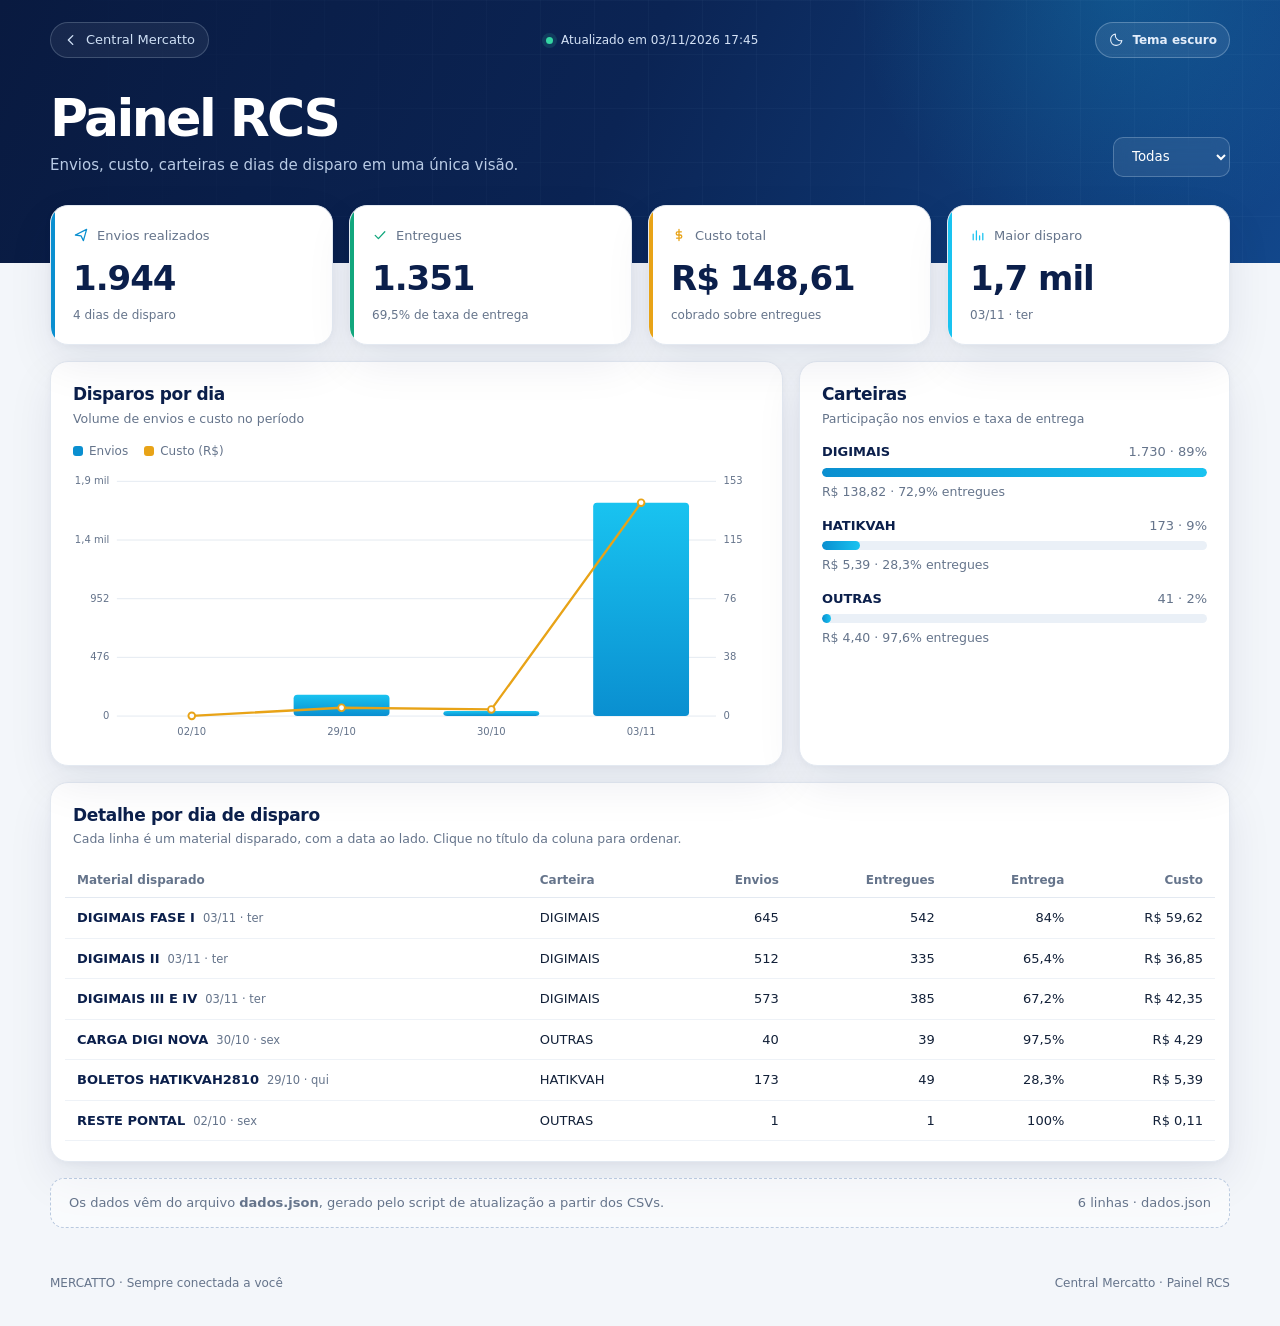
<file: rcs/index.html>
<!DOCTYPE html>
<html lang="pt-BR">
<head>
<meta charset="utf-8">
<meta name="viewport" content="width=device-width, initial-scale=1">
<meta name="theme-color" content="#0b1f4b">
<title>Painel RCS · Central Mercatto</title>
<style>
:root{--navy:#0b1f4b;--blue:#0a8fd0;--cyan:#19c3f0;--ink:#122038;--muted:#65748b;--line:#e3e9f1;--paper:#f3f6fa;--green:#12a77d;--amber:#e8a317;--ease:cubic-bezier(.2,.75,.25,1);--shadow:0 18px 46px rgba(11,31,75,.08),0 2px 7px rgba(11,31,75,.04)}
*,*::before,*::after{box-sizing:border-box}
body{margin:0;min-width:320px;background:var(--paper);color:var(--ink);font:15px/1.5 "Segoe UI Variable","Segoe UI",system-ui,Arial,sans-serif;-webkit-font-smoothing:antialiased}
.shell{width:min(1180px,calc(100% - 48px));margin-inline:auto}
header{position:relative;isolation:isolate;overflow:hidden;color:#fff;background:linear-gradient(115deg,#091a40,#0b2454 48%,#12478b)}
header::before{content:"";position:absolute;inset:0;z-index:-1;opacity:.16;background-image:linear-gradient(rgba(190,222,255,.2) 1px,transparent 1px),linear-gradient(90deg,rgba(190,222,255,.2) 1px,transparent 1px);background-size:54px 54px;mask-image:linear-gradient(90deg,transparent,#000 50%)}
header::after{content:"";position:absolute;z-index:-1;width:560px;height:560px;right:-120px;top:-300px;border-radius:50%;background:radial-gradient(circle,rgba(25,195,240,.2),transparent 68%)}
.top{display:flex;justify-content:space-between;align-items:center;gap:16px;padding-top:22px;flex-wrap:wrap}
.back{display:inline-flex;align-items:center;gap:8px;color:#cfe0f5;font-size:13px;text-decoration:none;padding:7px 13px;border:1px solid rgba(218,237,255,.2);border-radius:999px;background:rgba(255,255,255,.06)}
.back:hover{background:rgba(255,255,255,.12)}
.back svg{width:14px;height:14px}
.live{display:inline-flex;align-items:center;gap:8px;font-size:12px;color:#d4e2f6}
.live i{width:7px;height:7px;border-radius:50%;background:#35d6a3;box-shadow:0 0 0 4px rgba(53,214,163,.14)}
.head{display:flex;justify-content:space-between;align-items:flex-end;gap:24px;flex-wrap:wrap;padding:34px 0 86px}
h1{margin:0;font-size:clamp(34px,5vw,52px);font-weight:680;line-height:1;letter-spacing:-.05em}
.head p{margin:10px 0 0;color:#b9cbe5;font-size:15px;max-width:480px}
.ctrls{display:flex;gap:10px;flex-wrap:wrap;align-items:center}
select,.btn{height:40px;border-radius:10px;border:1px solid rgba(218,237,255,.25);background:rgba(255,255,255,.08);color:#fff;font:600 13px inherit;font-family:inherit;padding:0 14px;cursor:pointer;backdrop-filter:blur(8px)}
select option{color:var(--ink)}
.btn{display:inline-flex;align-items:center;gap:8px;background:linear-gradient(135deg,#15a9dc,#087fc0);border-color:rgba(25,195,240,.45)}
.btn:hover{filter:brightness(1.08)}
:focus-visible{outline:2px solid var(--cyan);outline-offset:2px}
main{margin-top:-58px;padding-bottom:40px}
.kpis{display:grid;grid-template-columns:repeat(4,1fr);gap:16px}
.card{background:#fff;border:1px solid var(--line);border-radius:18px;box-shadow:var(--shadow);padding:20px 22px}
.kpi{position:relative;overflow:hidden}
.kpi::after{content:"";position:absolute;left:0;top:0;bottom:0;width:4px;background:var(--c,var(--blue))}
.kpi .l{color:var(--muted);font-size:13px;display:flex;align-items:center;gap:8px}
.kpi .l svg{width:16px;height:16px;color:var(--c,var(--blue))}
.kpi .v{margin-top:8px;font-size:clamp(26px,3vw,34px);font-weight:700;letter-spacing:-.03em;color:var(--navy);font-variant-numeric:tabular-nums}
.kpi .s{margin-top:2px;font-size:12px;color:var(--muted)}
.grid{display:grid;grid-template-columns:1.7fr 1fr;gap:16px;margin-top:16px}
h2{margin:0;font-size:17px;color:var(--navy);letter-spacing:-.02em}
.sub{margin:2px 0 14px;color:var(--muted);font-size:12.5px}
.legend{display:flex;gap:16px;font-size:12px;color:var(--muted);margin-bottom:8px}
.legend i{display:inline-block;width:10px;height:10px;border-radius:3px;margin-right:6px;vertical-align:-1px}
svg.chart{width:100%;height:auto;display:block;overflow:visible}
.axis{font-size:10.5px;fill:var(--muted)}
.bar{fill:url(#gb);transition:opacity .2s}
.bar:hover{opacity:.75}
.rank{display:grid;gap:14px}
.rk{display:grid;gap:6px}
.rk .t{display:flex;justify-content:space-between;font-size:13px;gap:8px}
.rk .t b{font-weight:650;color:var(--navy)}
.rk .t span{color:var(--muted);font-variant-numeric:tabular-nums}
.track{height:9px;border-radius:9px;background:#eaf0f7;overflow:hidden}
.track i{display:block;height:100%;border-radius:9px;background:linear-gradient(90deg,var(--blue),var(--cyan))}
.tw{overflow-x:auto;margin:0 -8px}
table{width:100%;border-collapse:collapse;font-size:13px;min-width:560px}
th{text-align:right;color:var(--muted);font-weight:600;font-size:12px;padding:8px 12px;border-bottom:1px solid var(--line);cursor:pointer;white-space:nowrap;user-select:none}
th:first-child,td:first-child,th:nth-child(2),td:nth-child(2){text-align:left}td:first-child{min-width:260px}
.tw{max-height:480px;overflow:auto}th{position:sticky;top:0;background:#fff;z-index:1}
.mat{font-weight:620;color:var(--navy);word-break:break-word}.dt{margin-left:8px;font-size:11.5px;color:var(--muted);font-weight:500}
td{text-align:right;padding:10px 12px;border-bottom:1px solid #eef2f7;font-variant-numeric:tabular-nums}
tr:hover td{background:#f7fafd}
.pill{display:inline-block;padding:2px 9px;border-radius:99px;font-size:11.5px;font-weight:650;background:#e5f6fc;color:#087fc0}
.pill.top{background:#e3f6ef;color:var(--green)}
.empty{padding:26px;text-align:center;color:var(--muted)}
.drop{margin-top:16px;border:1.5px dashed #b9c9df;border-radius:14px;padding:14px 18px;color:var(--muted);font-size:13px;display:flex;justify-content:space-between;gap:12px;flex-wrap:wrap;align-items:center;background:rgba(255,255,255,.5)}
.drop.on{border-color:var(--blue);background:#eaf6fd}
footer{padding:6px 0 34px;color:var(--muted);font-size:12px;display:flex;justify-content:space-between;gap:12px;flex-wrap:wrap}
#tip{position:fixed;pointer-events:none;z-index:9;background:var(--navy);color:#fff;font-size:12px;padding:8px 11px;border-radius:9px;opacity:0;transition:opacity .12s;box-shadow:0 8px 20px rgba(0,0,0,.2)}
@media(max-width:900px){.kpis{grid-template-columns:repeat(2,1fr)}.grid{grid-template-columns:1fr}}
@media(max-width:480px){.kpis{grid-template-columns:1fr}.shell{width:calc(100% - 28px)}}
@media(prefers-reduced-motion:reduce){*{transition:none!important}}
</style>
<script>(()=>{try{const saved=localStorage.getItem('mercatto-theme');document.documentElement.dataset.theme=saved==='dark'||saved==='light'?saved:(matchMedia('(prefers-color-scheme: dark)').matches?'dark':'light')}catch(_){document.documentElement.dataset.theme='light'}})()</script>
<link rel="stylesheet" href="../assets/mercatto-ui.css">
</head>
<body>
<header>
  <div class="shell">
    <div class="top">
      <a class="back" href="../index.html"><svg viewBox="0 0 16 16" fill="none"><path d="M10 3 5 8l5 5" stroke="currentColor" stroke-width="1.6" stroke-linecap="round" stroke-linejoin="round"/></svg>Central Mercatto</a>
      <span class="live"><i></i><span id="upd">Carregando dados…</span></span>
    </div>
    <div class="head">
      <div><h1>Painel RCS</h1><p>Envios, custo, carteiras e dias de disparo em uma única visão.</p></div>
      <div class="ctrls">
        <select id="fc" aria-label="Filtrar por carteira"></select>
      </div>
    </div>
  </div>
</header>
<main class="shell">
  <section class="kpis" id="kpis"></section>
  <section class="grid">
    <div class="card">
      <h2>Disparos por dia</h2>
      <p class="sub">Volume de envios e custo no período</p>
      <div class="legend"><span><i style="background:var(--blue)"></i>Envios</span><span><i style="background:var(--amber)"></i>Custo (R$)</span></div>
      <div id="daily"></div>
    </div>
    <div class="card">
      <h2>Carteiras</h2>
      <p class="sub">Participação nos envios e taxa de entrega</p>
      <div class="rank" id="rank"></div>
    </div>
  </section>
  <section class="card" style="margin-top:16px">
    <h2>Detalhe por dia de disparo</h2>
    <p class="sub">Cada linha é um material disparado, com a data ao lado. Clique no título da coluna para ordenar.</p>
    <div class="tw"><table id="tb"></table></div>
  </section>
  <div class="drop" id="drop"><span>Os dados vêm do arquivo <b>dados.json</b>, gerado pelo script de atualização a partir dos CSVs.</span><span id="src">Carregando…</span></div>
</main>
<footer class="shell"><span>MERCATTO · Sempre conectada a você</span><span>Central Mercatto · Painel RCS</span></footer>
<div id="tip"></div>
<script>
const $=s=>document.querySelector(s);
const fmtN=n=>Math.round(n).toLocaleString("pt-BR");
const fmtR=n=>n.toLocaleString("pt-BR",{style:"currency",currency:"BRL"});
const fmtP=n=>(n*100).toLocaleString("pt-BR",{maximumFractionDigits:1})+"%";
const fmtK=n=>n>=1e6?(n/1e6).toFixed(1).replace(".",",")+" mi":n>=1e3?(n/1e3).toFixed(n>=1e4?0:1).replace(".",",")+" mil":String(Math.round(n));
const dm=iso=>iso.slice(8,10)+"/"+iso.slice(5,7);
const wd=iso=>["dom","seg","ter","qua","qui","sex","sáb"][new Date(iso+"T12:00:00").getDay()];
let DADOS=[],sortK="data",sortD=-1;

/* Só para pré-visualizar quando o dados.json não é encontrado */
function amostra(){
  let s=7;const r=()=>(s=(s*16807)%2147483647)/2147483647;
  const cs=[["BANRI",.9,"BANRI_OFERTA_RENEGOCIACAO"],["AREZZO",.6,"AREZZO_LEMBRETE_VENCIMENTO"],["BRK",.4,"BRK_COBRANCA_AMIGAVEL"]],out=[];
  for(let d=1;d<=14;d++){const w=new Date(2026,9,d).getDay();if(w===0)continue;
    cs.forEach(([c,k,m])=>{if(r()>.78)return;const e=Math.round((4000+r()*9000)*k*(w===6?.5:1)),en=Math.round(e*(.9+r()*.07));
      out.push({data:"2026-10-"+String(d).padStart(2,"0"),material:m,carteira:c,envios:e,entregues:en,custo:+(en*.11).toFixed(2)})})}
  return out;
}
function agg(rows,key){const m=new Map();
  rows.forEach(x=>{const k=x[key],o=m.get(k)||{k,envios:0,entregues:0,custo:0};o.envios+=x.envios;o.entregues+=x.entregues;o.custo+=x.custo;m.set(k,o)});
  return [...m.values()];}

function render(){
  const sel=$("#fc").value||"Todas";
  const rows=DADOS.filter(x=>sel==="Todas"||x.carteira===sel);
  if(!rows.length){$("#kpis").innerHTML='<div class="card empty" style="grid-column:1/-1">Nenhum dado para exibir.</div>';["#daily","#rank","#tb"].forEach(i=>$(i).innerHTML="");return}
  const E=rows.reduce((a,x)=>a+x.envios,0),N=rows.reduce((a,x)=>a+x.entregues,0),C=rows.reduce((a,x)=>a+x.custo,0);
  const dias=agg(rows,"data").sort((a,b)=>a.k<b.k?-1:1),cart=agg(rows,"carteira").sort((a,b)=>b.envios-a.envios);
  const pico=dias.reduce((a,b)=>b.envios>a.envios?b:a);
  const ic=p=>`<svg viewBox="0 0 20 20" fill="none"><path d="${p}" stroke="currentColor" stroke-width="1.6" stroke-linecap="round" stroke-linejoin="round"/></svg>`;
  const K=[["Envios realizados",fmtN(E),dias.length+" dias de disparo","var(--blue)",ic("M3 10 17 3l-4 14-3-6-7-1Z")],
    ["Entregues",fmtN(N),fmtP(N/E)+" de taxa de entrega","var(--green)",ic("M4 10.5 8 14.5 16 6")],
    ["Custo total",fmtR(C),"cobrado sobre entregues","var(--amber)",ic("M10 3v14m3-11H8.5a2 2 0 0 0 0 4h3a2 2 0 0 1 0 4H7")],
    ["Maior disparo",fmtK(pico.envios),dm(pico.k)+" · "+wd(pico.k),"var(--cyan)",ic("M4 16V9m4 7V5m4 11v-5m4 5V8")]];
  $("#kpis").innerHTML=K.map(k=>`<div class="card kpi" style="--c:${k[3]}"><div class="l">${k[4]}${k[0]}</div><div class="v">${k[1]}</div><div class="s">${k[2]}</div></div>`).join("");
  chart(dias);
  const mx=cart[0].envios;
  $("#rank").innerHTML=cart.map(c=>`<div class="rk"><div class="t"><b>${c.k}</b><span>${fmtN(c.envios)} · ${(c.envios/E*100).toFixed(0)}%</span></div><div class="track"><i style="width:${c.envios/mx*100}%"></i></div><div class="sub" style="margin:0">${fmtR(c.custo)} · ${fmtP(c.entregues/c.envios)} entregues</div></div>`).join("");
  table(rows);
}
function chart(d){
  const W=720,H=290,L=46,R=46,T=14,B=30,w=W-L-R,h=H-T-B;
  const me=Math.max(...d.map(x=>x.envios))*1.1,mc=Math.max(...d.map(x=>x.custo))*1.1,bw=w/d.length;
  let s=`<svg class="chart" viewBox="0 0 ${W} ${H}" role="img" aria-label="Envios e custo por dia"><defs><linearGradient id="gb" x1="0" y1="0" x2="0" y2="1"><stop offset="0" stop-color="#19c3f0"/><stop offset="1" stop-color="#0a8fd0"/></linearGradient></defs>`;
  for(let i=0;i<=4;i++){const y=T+h-h*i/4;
    s+=`<line x1="${L}" x2="${W-R}" y1="${y}" y2="${y}" stroke="var(--mt-line)"/><text class="axis" x="${L-8}" y="${y+3}" text-anchor="end">${fmtK(me*i/4)}</text><text class="axis" x="${W-R+8}" y="${y+3}">${fmtK(mc*i/4)}</text>`}
  d.forEach((x,i)=>{const bh=h*x.envios/me,bx=L+i*bw+bw*.18;
    s+=`<rect class="bar" data-i="${i}" x="${bx}" y="${T+h-bh}" width="${bw*.64}" height="${bh}" rx="4"/><text class="axis" x="${L+i*bw+bw/2}" y="${H-10}" text-anchor="middle">${dm(x.k)}</text>`});
  const pts=d.map((x,i)=>[L+i*bw+bw/2,T+h-h*x.custo/mc]);
  s+=`<polyline fill="none" stroke="#e8a317" stroke-width="2.4" stroke-linejoin="round" points="${pts.map(p=>p.join(",")).join(" ")}"/>`+pts.map(p=>`<circle cx="${p[0]}" cy="${p[1]}" r="3.5" fill="#fff" stroke="#e8a317" stroke-width="2"/>`).join("")+"</svg>";
  const el=$("#daily");el.innerHTML=s;
  const tip=$("#tip");
  el.querySelectorAll(".bar").forEach(b=>{const x=d[b.dataset.i];
    b.onmousemove=e=>{tip.style.opacity=1;tip.style.left=e.clientX+14+"px";tip.style.top=e.clientY+14+"px";
      tip.innerHTML=`<b>${dm(x.k)} · ${wd(x.k)}</b><br>${fmtN(x.envios)} envios<br>${fmtR(x.custo)}`};
    b.onmouseleave=()=>tip.style.opacity=0});
}
function table(rows){
  const m=new Map();
  rows.forEach(x=>{const k=x.data+"|"+x.material+"|"+x.carteira,o=m.get(k)||{data:x.data,material:x.material,carteira:x.carteira,env:0,ent:0,custo:0};o.env+=x.envios;o.ent+=x.entregues;o.custo+=x.custo;m.set(k,o)});
  const d=[...m.values()].map(x=>({...x,taxa:x.ent/x.env}));
  d.sort((a,b)=>(a[sortK]>b[sortK]?1:a[sortK]<b[sortK]?-1:0)*sortD);
  const th=(k,t)=>`<th data-k="${k}">${t}${sortK===k?(sortD>0?" ↑":" ↓"):""}</th>`;
  $("#tb").innerHTML=`<thead><tr>${th("material","Material disparado")}${th("carteira","Carteira")}${th("env","Envios")}${th("ent","Entregues")}${th("taxa","Entrega")}${th("custo","Custo")}</tr></thead><tbody>`+
    d.map(x=>`<tr><td><span class="mat" title="${x.material}">${x.material}</span><span class="dt">${dm(x.data)} · ${wd(x.data)}</span></td><td>${x.carteira}</td><td>${fmtN(x.env)}</td><td>${fmtN(x.ent)}</td><td>${fmtP(x.taxa)}</td><td>${fmtR(x.custo)}</td></tr>`).join("")+"</tbody>";
  $("#tb").querySelectorAll("th").forEach(t=>t.onclick=()=>{const k=t.dataset.k;sortD=sortK===k?-sortD:1;sortK=k;render()});
}
function filtros(){
  const cur=$("#fc").value,cs=[...new Set(DADOS.map(x=>x.carteira))].sort();
  $("#fc").innerHTML=["Todas",...cs].map(c=>`<option>${c}</option>`).join("");
  if(cs.includes(cur))$("#fc").value=cur;
}
async function carregar(){
  try{
    const r=await fetch("dados.json?v="+Date.now(),{cache:"no-store"});if(!r.ok)throw new Error(r.status);
    const j=await r.json();
    DADOS=j.registros.map(x=>({data:x.data,material:x.campanha,carteira:x.carteira,envios:+x.envios,entregues:+x.entregues,custo:+x.custo}));
    $("#upd").textContent="Atualizado em "+j.atualizado_em;
    $("#src").textContent=DADOS.length+" linhas · dados.json";
  }catch(e){
    DADOS=amostra();
    $("#upd").textContent="Pré-visualização";
    $("#src").textContent="Dados de exemplo: dados.json não encontrado (abra pelo GitHub Pages ou um servidor local)";
  }
  filtros();render();
}
$("#fc").onchange=render;
carregar();
</script>
<script src="../assets/mercatto-ui.js"></script>
</body>
</html>
</file>
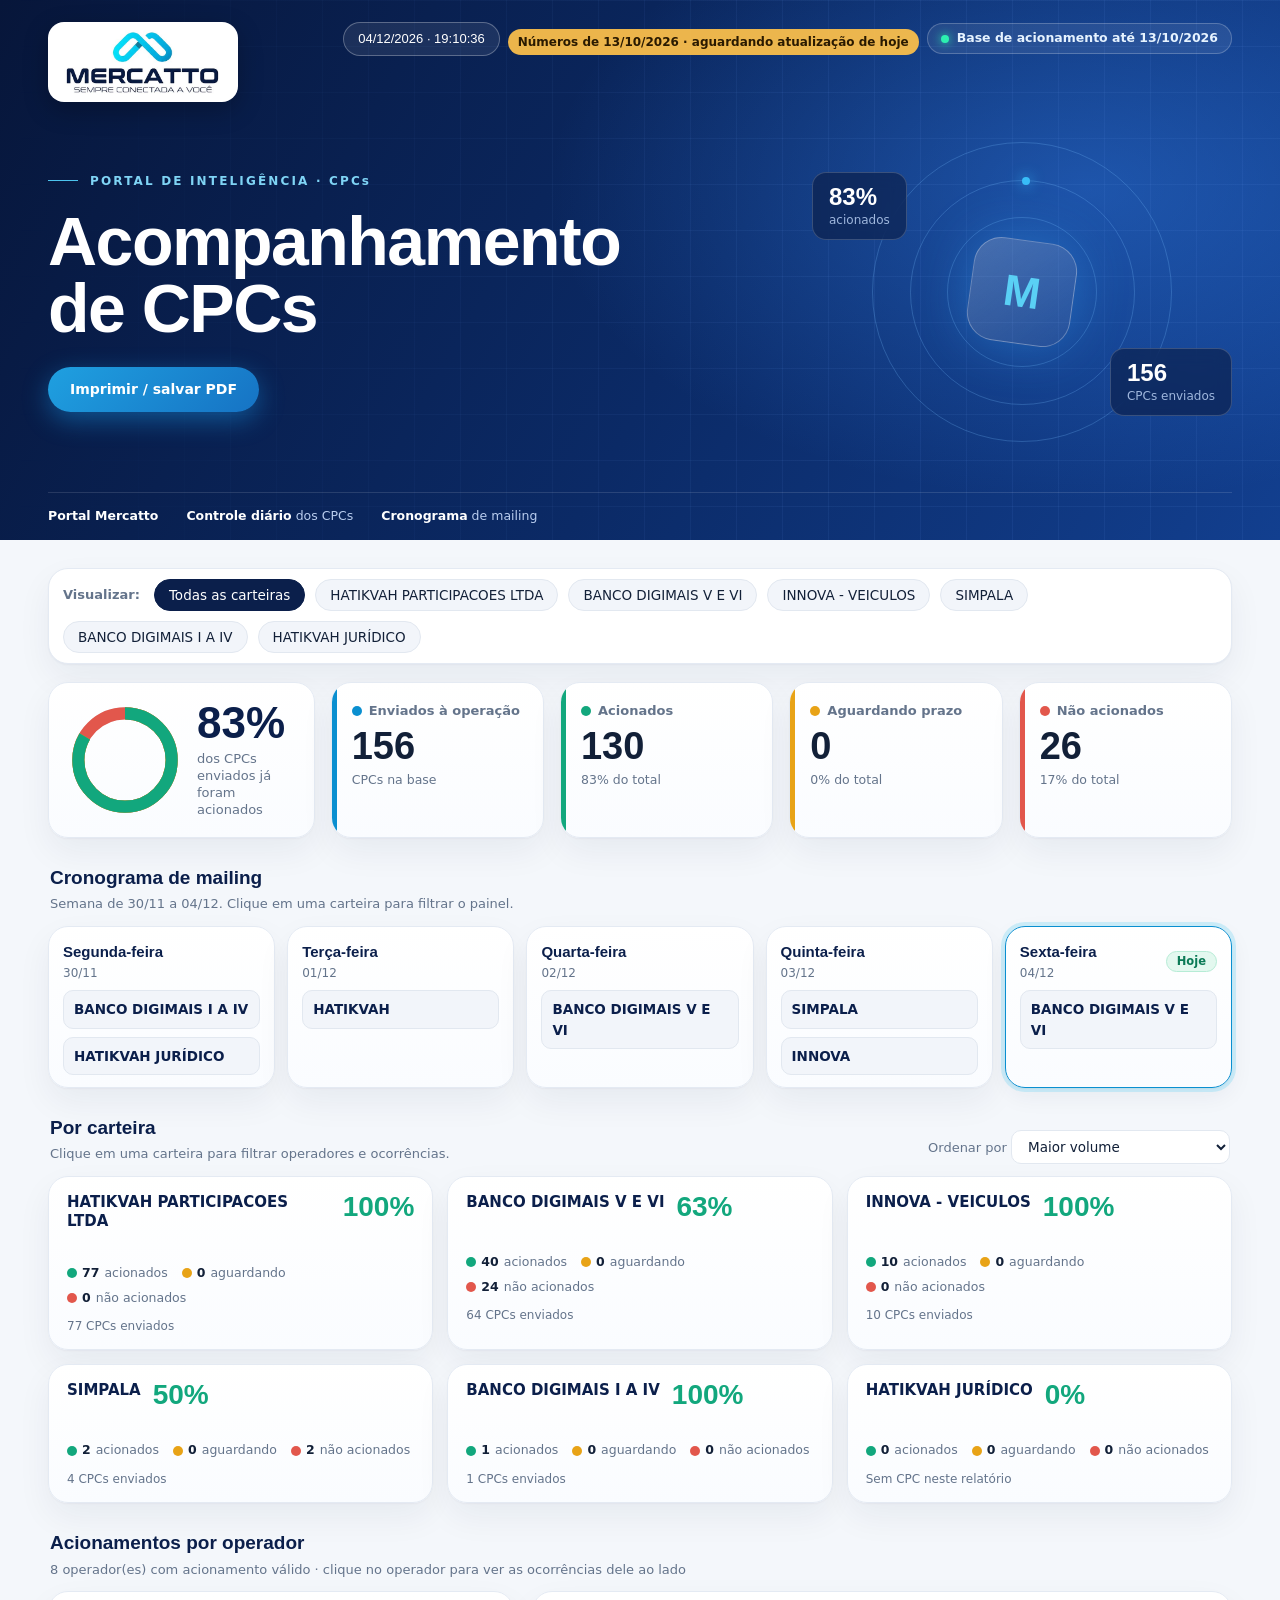
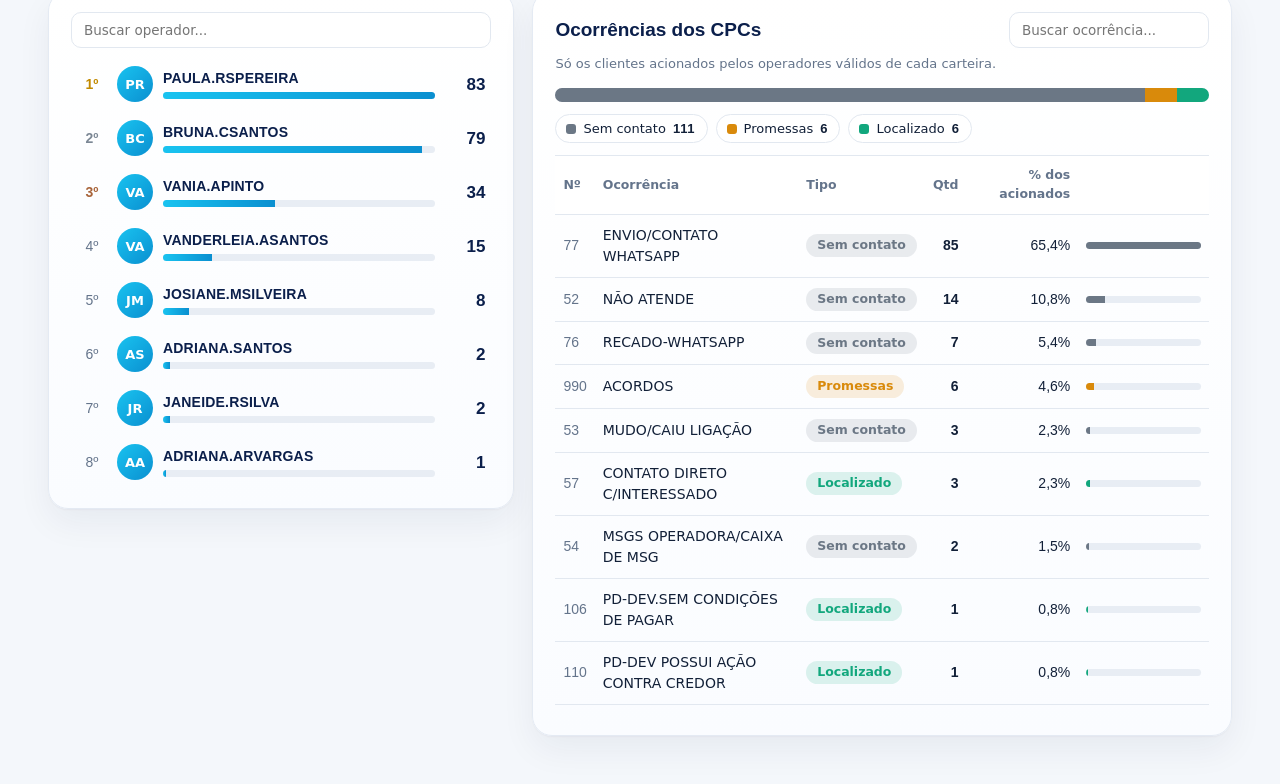
<file: cpc/relatorio-gerado.html>
<!DOCTYPE html>
<html lang="pt-BR"><head><meta charset="utf-8">
<meta name="viewport" content="width=device-width, initial-scale=1">
<title>Acompanhamento CPCs</title>
<meta name="gerado" content="13/10/2026 às 15:01">
<meta name="gerado-iso" content="2026-10-13T15:01:22">
<style>
:root{
  --navy:#0b1f4b;--navy2:#13306e;--cy:#19c3f0;--bl:#0a8fd0;
  --ink:#122038;--mut:#64748b;--paper:#f2f5fa;--surf:#fff;--line:#e2e8f0;--trilho:#e8edf4;
  --ok:#12a77d;--wt:#e8a317;--no:#e2574c;
  --sh:0 1px 2px rgba(11,31,75,.06),0 8px 24px rgba(11,31,75,.06);
}
*{box-sizing:border-box}
html{scroll-behavior:smooth}
body{margin:0;background:var(--paper);color:var(--ink);font:15px/1.5 "Segoe UI Variable","Segoe UI",system-ui,Arial,sans-serif}
.num,h1,h2,h3,.pct,.kpi b{font-family:Bahnschrift,"Segoe UI Variable Display","Segoe UI",Arial,sans-serif;font-variant-numeric:tabular-nums}
button{font:inherit;color:inherit;cursor:pointer}

/* topo */
.hero{background:linear-gradient(120deg,var(--navy) 0%,var(--navy2) 60%,#0a5aa8 100%);color:#fff;position:relative;overflow:hidden}
.hero::before,.hero::after{content:"";position:absolute;border:26px solid rgba(25,195,240,.10);border-radius:70px;transform:rotate(45deg)}
.hero::before{width:380px;height:380px;right:-90px;top:-170px}
.hero::after{width:260px;height:260px;right:200px;bottom:-190px;border-color:rgba(255,255,255,.06)}
.hero .in{max-width:1240px;margin:0 auto;padding:26px 28px 74px;display:flex;align-items:center;gap:26px;flex-wrap:wrap;position:relative;z-index:1}
.logo{background:#fff;border-radius:16px;padding:8px 16px;box-shadow:0 8px 24px rgba(0,0,0,.25)}
.logo img{display:block;height:64px;width:auto}
.tit{flex:1 1 280px}
.tit h1{margin:0;font-size:34px;line-height:1.1;letter-spacing:.2px}
.tit p{margin:8px 0 0;color:#bcd0ee;font-size:14px;max-width:72ch}
.side{display:flex;flex-direction:column;align-items:flex-end;gap:8px}
.pill{border:1px solid rgba(255,255,255,.28);background:rgba(255,255,255,.08);border-radius:999px;padding:6px 18px;font-size:19px;font-family:Bahnschrift,"Segoe UI",Arial,sans-serif}
.btn{border:1px solid rgba(255,255,255,.3);background:transparent;color:#fff;border-radius:999px;padding:5px 14px;font-size:13px}
.btn:hover{background:rgba(255,255,255,.12)}

.wrap{max-width:1240px;margin:-52px auto 0;padding:0 28px 48px;position:relative;z-index:2}

/* filtro global */
.filtro{display:flex;align-items:center;gap:10px;flex-wrap:wrap;background:var(--surf);border:1px solid var(--line);border-radius:14px;box-shadow:var(--sh);padding:10px 14px;margin-bottom:18px}
.filtro .lb{font-size:13px;color:var(--mut);font-weight:600;margin-right:4px}
.chipf{border:1px solid var(--line);background:var(--paper);border-radius:999px;padding:5px 14px;font-size:13.5px;transition:.15s}
.chipf:hover{border-color:var(--bl)}
.chipf[aria-pressed=true]{background:var(--navy);border-color:var(--navy);color:#fff}

/* kpis */
.kpis{display:grid;grid-template-columns:1.25fr repeat(4,1fr);gap:16px;margin-bottom:18px}
.card{background:var(--surf);border:1px solid var(--line);border-radius:16px;box-shadow:var(--sh)}
.gauge{padding:18px 20px;display:flex;align-items:center;gap:16px}
.gauge svg{width:112px;height:112px;flex:none;transform:rotate(-90deg)}
.gauge circle{fill:none;stroke-width:13;transition:stroke-dasharray .9s cubic-bezier(.2,.7,.2,1),stroke-dashoffset .9s cubic-bezier(.2,.7,.2,1)}
.gauge .t{stroke:var(--trilho)}
.gauge .pct{font-size:44px;font-weight:700;line-height:1;color:var(--navy)}
.gauge .cap{font-size:13px;color:var(--mut);margin-top:6px;line-height:1.3}
.kpi{padding:18px 20px;position:relative;overflow:hidden}
.kpi::before{content:"";position:absolute;left:0;top:0;bottom:0;width:5px;background:var(--c)}
.kpi span{font-size:13px;color:var(--mut);font-weight:600;display:flex;align-items:center;gap:7px}
.kpi b{display:block;font-size:38px;line-height:1.15;margin-top:4px;color:var(--ink)}
.kpi small{color:var(--mut);font-size:12.5px}
.k-env{--c:var(--bl)}.k-ok{--c:var(--ok)}.k-wt{--c:var(--wt)}.k-no{--c:var(--no)}
.dot{width:10px;height:10px;border-radius:50%;background:var(--c);display:inline-block}

.band{display:flex;height:12px;border-radius:999px;overflow:hidden;background:var(--trilho)}
.band .seg{display:block;height:100%;transition:width .7s cubic-bezier(.2,.7,.2,1)}
.seg.ok{background:var(--ok)}.seg.wt{background:var(--wt)}.seg.no{background:var(--no)}

h2{margin:0;font-size:19px;color:var(--navy)}
.hd{display:flex;align-items:flex-end;justify-content:space-between;gap:12px;flex-wrap:wrap;margin:26px 2px 12px}
.hd p{margin:2px 0 0;color:var(--mut);font-size:13px}
select,input[type=search]{border:1px solid var(--line);background:var(--surf);border-radius:10px;padding:7px 12px;font:inherit;font-size:13.5px;color:var(--ink)}
input[type=search]{min-width:200px}
select:focus,input:focus,button:focus-visible{outline:2px solid var(--cy);outline-offset:2px}

/* carteiras */
.carts{display:grid;grid-template-columns:repeat(auto-fill,minmax(290px,1fr));gap:14px}
.cart{text-align:left;padding:16px 18px 14px;background:var(--surf);border:1.5px solid var(--line);border-radius:16px;box-shadow:var(--sh);transition:.18s;display:flex;flex-direction:column;gap:10px}
.cart:hover{transform:translateY(-2px);border-color:var(--cy)}
.cart[aria-pressed=true]{border-color:var(--bl);box-shadow:0 0 0 4px rgba(25,195,240,.18),var(--sh)}
.cart .top{display:flex;justify-content:space-between;align-items:flex-start;gap:12px}
.cart .nome{font-weight:700;font-size:15px;line-height:1.3;overflow-wrap:anywhere;color:var(--navy)}
.cart .p{font-family:Bahnschrift,"Segoe UI",Arial,sans-serif;font-size:28px;font-weight:700;line-height:1;color:var(--ok)}
.cart .meta{display:flex;flex-wrap:wrap;gap:6px 14px;font-size:12.5px;color:var(--mut)}
.cart .meta span{display:inline-flex;align-items:center;gap:5px}
.cart .meta b{color:var(--ink)}
.cart .env{font-size:12px;color:var(--mut)}

.avisoData{display:none;margin-top:6px;font-size:12px;font-weight:600;color:#fff;background:rgba(217,138,11,.9);padding:4px 10px;border-radius:999px}
/* cronograma de mailing */
.cron{display:grid;grid-template-columns:repeat(5,minmax(0,1fr));gap:12px}
.dia{background:var(--surf);border:1.5px solid var(--line);border-radius:16px;box-shadow:var(--sh);padding:14px 14px 12px;display:flex;flex-direction:column;gap:8px}
.dia.hoje{border-color:var(--bl);box-shadow:0 0 0 4px rgba(25,195,240,.18),var(--sh)}
.dh{display:flex;justify-content:space-between;align-items:center;gap:8px}
.dh b{color:var(--navy);font-size:15px;font-family:Bahnschrift,"Segoe UI",Arial,sans-serif}
.hj{background:var(--cy);color:var(--navy);border-radius:999px;font-size:11.5px;font-weight:700;padding:1px 10px}
.mi{text-align:left;border:1px solid var(--line);background:var(--paper);border-radius:10px;padding:8px 10px;display:flex;flex-direction:column;gap:1px;font-weight:600;font-size:13.5px;color:var(--navy);overflow-wrap:anywhere}
.mi small{font-weight:400;color:var(--mut);font-size:12px}
.mi:not(:disabled):hover{border-color:var(--bl)}
.mi:disabled{cursor:default}
.mi[aria-pressed=true]{background:var(--navy);border-color:var(--navy);color:#fff}
.mi[aria-pressed=true] small{color:#bcd0ee}

/* grade principal */
.grid{display:grid;grid-template-columns:minmax(0,1fr) minmax(0,1.5fr);gap:18px;align-items:start}
.bloco{padding:20px 22px}
.ops{display:flex;flex-direction:column;gap:2px;margin-top:10px}
.op{display:grid;grid-template-columns:30px 36px minmax(0,1fr) 40px;gap:10px;align-items:center;padding:8px 6px;border-radius:12px;width:100%;border:0;background:transparent;text-align:left}
.op:hover,.op[aria-expanded=true]{background:var(--paper)}
.opd{margin:2px 6px 10px 46px;padding:10px 14px;background:var(--paper);border-radius:12px;display:flex;flex-direction:column;gap:7px}
.opd h4{margin:0 0 2px;font-size:12.5px;color:var(--mut);font-weight:600}
.oc{display:grid;grid-template-columns:auto minmax(0,1fr) auto;gap:10px;align-items:center;font-size:13.5px}
.oc .od{overflow-wrap:anywhere}
.rk{font-family:Bahnschrift,"Segoe UI",Arial,sans-serif;color:var(--mut);font-size:14px;text-align:center}
.rk.m1{color:#c28a00;font-weight:700}.rk.m2{color:#7b8794;font-weight:700}.rk.m3{color:#a8643a;font-weight:700}
.av{width:36px;height:36px;border-radius:50%;display:grid;place-items:center;color:#fff;font-weight:700;font-size:13px;background:linear-gradient(135deg,var(--cy),var(--bl))}
.op .n{font-size:14px;font-weight:600;overflow-wrap:anywhere;line-height:1.25}
.op .n small{display:block;font-weight:700;color:var(--navy);font-size:14px;letter-spacing:.2px;margin-bottom:5px;font-family:Bahnschrift,"Segoe UI",Arial,sans-serif}
.op .band{height:7px}
.op .band .seg{background:linear-gradient(90deg,var(--cy),var(--bl))}
.op .v{text-align:right;font-family:Bahnschrift,"Segoe UI",Arial,sans-serif;font-weight:700;font-size:17px;color:var(--navy)}
.mais{margin-top:8px;width:100%;border:1px dashed var(--line);background:transparent;border-radius:10px;padding:8px;color:var(--bl);font-weight:600;font-size:13.5px}
.mais:hover{background:var(--paper)}

/* ocorrencias */
.tipos{display:flex;flex-wrap:wrap;gap:8px;margin:12px 0}
.tp{border:1px solid var(--line);background:var(--surf);border-radius:999px;padding:4px 12px 4px 10px;font-size:13px;display:inline-flex;align-items:center;gap:7px}
.tp i{width:10px;height:10px;border-radius:3px;background:var(--c,#94a3b8)}
.tp b{font-family:Bahnschrift,"Segoe UI",Arial,sans-serif}
.tp[aria-pressed=true]{background:var(--navy);color:#fff;border-color:var(--navy)}
.scroll{max-height:560px;overflow:auto;border-top:1px solid var(--line);margin-top:6px}
table{width:100%;border-collapse:collapse;font-size:14px}
th{position:sticky;top:0;background:var(--surf);text-align:left;color:var(--mut);font-weight:600;font-size:12.5px;padding:10px 8px;border-bottom:1px solid var(--line)}
td{padding:10px 8px;border-bottom:1px solid var(--line);vertical-align:middle}
tr:hover td{background:#f7fafd}
td.c,th.c{text-align:right}
td.cod{color:var(--mut);font-family:Bahnschrift,"Segoe UI",Arial,sans-serif}
td.d{overflow-wrap:anywhere}
td.bar{width:20%}
td.bar .band{height:7px}
td.bar .seg{background:var(--c,var(--bl))}
.chip{display:inline-block;border-radius:999px;padding:2px 11px;font-size:12.5px;font-weight:600;color:var(--c);background:color-mix(in srgb,var(--c) 14%,transparent);white-space:nowrap}
.vazio{color:var(--mut);padding:14px 4px}
footer{margin-top:28px;display:flex;justify-content:space-between;gap:12px;flex-wrap:wrap;color:var(--mut);font-size:12.5px;border-top:1px solid var(--line);padding-top:16px}

@media(max-width:1020px){.kpis{grid-template-columns:1fr 1fr}.gauge{grid-column:1/3}.grid{grid-template-columns:1fr}.cron{grid-template-columns:repeat(2,minmax(0,1fr))}}
@media(max-width:640px){
  .hero .in{padding:20px 16px 70px}.wrap{padding:0 14px 36px}.tit h1{font-size:26px}.side{align-items:flex-start}
  .logo img{height:50px}.op{grid-template-columns:24px 32px minmax(0,1fr) 34px;gap:8px}.av{width:32px;height:32px}
  td.bar,th.bar{display:none}.cron{grid-template-columns:1fr}
}
@media(prefers-reduced-motion:reduce){*{transition:none!important}}
@media print{
  body{background:#fff}.hero{-webkit-print-color-adjust:exact;print-color-adjust:exact}
  .btn,.filtro,select,input,.mais{display:none!important}.scroll{max-height:none;overflow:visible}
  .card,.cart{break-inside:avoid;box-shadow:none}
}

/* ===== layout Central Mercatto v10 ===== */
body{background:#f4f7fb}
.hero{background:radial-gradient(900px 520px at 85% 35%,rgba(56,140,255,.38),transparent 60%),linear-gradient(120deg,#07163a,#0b2a66 55%,#123f8f);border:0}
.hero::before{display:none}
.hero::after{left:0;top:0;right:0;bottom:0;width:auto;height:auto;border:0;border-radius:0;transform:none;background-image:linear-gradient(rgba(120,170,255,.08) 1px,transparent 1px),linear-gradient(90deg,rgba(120,170,255,.08) 1px,transparent 1px);background-size:46px 46px;-webkit-mask-image:linear-gradient(90deg,transparent,#000 65%);mask-image:linear-gradient(90deg,transparent,#000 65%)}
.hero .in{display:block;max-width:1240px;padding:22px 28px 0}
.topbar{display:flex;align-items:flex-start;justify-content:space-between;gap:16px;flex-wrap:wrap}
.side{flex-direction:row;align-items:center;flex-wrap:wrap;justify-content:flex-end}
.pill{font-size:13px;padding:6px 14px;font-variant-numeric:tabular-nums}
.hgrid{display:flex;align-items:center;justify-content:space-between;gap:24px;flex-wrap:wrap;padding:30px 0 40px}
.tit{flex:1 1 440px}
.eyebrow{display:flex;align-items:center;gap:12px;font-size:12px;font-weight:700;letter-spacing:.18em;color:#7fd4f5}
.eyebrow::before{content:"";width:30px;height:1px;background:#4cc3ee}
.tit h1{margin:18px 0 0;font-size:clamp(40px,6vw,68px);line-height:.98;font-weight:800;letter-spacing:-1.5px;color:#fff}
.tit p{margin:18px 0 0;font-size:16px;color:#c3d4f0;max-width:56ch}
.cta{display:flex;align-items:center;gap:18px;flex-wrap:wrap;margin-top:26px}
.btn.solid{background:linear-gradient(135deg,#1fa0e0,#1673c4);border:0;padding:12px 22px;font-weight:700;font-size:14px;box-shadow:0 8px 26px rgba(25,150,230,.45)}
.live{display:inline-flex;align-items:center;gap:8px;font-size:13px;color:#b9cdef}
.live i,.baseChip i{width:8px;height:8px;border-radius:50%;background:#2cf0b0;box-shadow:0 0 10px #2cf0b0;animation:blip 1.6s infinite}
.live b{color:#fff}
@keyframes blip{50%{opacity:.3}}
.orb{position:relative;width:420px;height:320px;flex:none}
.r{position:absolute;left:50%;top:50%;width:var(--s);height:var(--s);margin:calc(var(--s)/-2) 0 0 calc(var(--s)/-2);border:1px solid rgba(120,190,255,.25);border-radius:50%}
.r1{--s:150px}.r2{--s:225px;animation:gira 28s linear infinite}.r3{--s:300px}
.r2::after{content:"";position:absolute;top:-4px;left:50%;width:8px;height:8px;border-radius:50%;background:#38bdf8;box-shadow:0 0 14px #38bdf8}
@keyframes gira{to{transform:rotate(360deg)}}
.core{position:absolute;left:50%;top:50%;width:104px;height:104px;margin:-52px 0 0 -52px;border-radius:28px;background:linear-gradient(135deg,rgba(255,255,255,.2),rgba(255,255,255,.06));border:1px solid rgba(255,255,255,.28);display:grid;place-items:center;font:800 44px Bahnschrift,"Segoe UI",sans-serif;color:#5ad0f5;transform:rotate(8deg);box-shadow:0 0 50px rgba(56,170,255,.35)}
.fchip{position:absolute;display:flex;flex-direction:column;padding:10px 16px;border-radius:14px;border:1px solid rgba(255,255,255,.18);background:rgba(10,24,60,.55);backdrop-filter:blur(8px);animation:flutua 6s ease-in-out infinite}
.fchip b{font:700 24px Bahnschrift,"Segoe UI",sans-serif;color:#fff}.fchip small{font-size:12px;color:#9fb7dd}
.c1{left:0;top:40px}.c2{right:0;bottom:36px;animation-delay:-3s}
@keyframes flutua{50%{transform:translateY(-8px)}}
.strip{display:flex;gap:28px;flex-wrap:wrap;padding:14px 0;border-top:1px solid rgba(255,255,255,.12);font-size:12.5px;color:#b9cdef;position:relative;z-index:1}
.strip b{color:#fff}
@media (max-width:900px){.orb{display:none}}
.wrap{margin:0 auto;padding-top:28px}
.card,.cart,.dia,.filtro{border-radius:20px;border-color:#e4eaf3;box-shadow:0 1px 2px rgba(11,31,75,.04),0 14px 34px rgba(11,31,75,.06);position:relative}
.card,.cart,.dia{background:linear-gradient(180deg,#fff,#fafcff)}
.card::after,.cart::after,.dia::after{content:"";position:absolute;inset:0;border-radius:inherit;pointer-events:none;opacity:0;transition:opacity .25s;background:radial-gradient(260px circle at var(--mx,50%) var(--my,0),rgba(34,160,230,.10),transparent 60%)}
.card:hover::after,.cart:hover::after,.dia:hover::after{opacity:1}
.cart:hover{box-shadow:0 18px 40px rgba(11,60,140,.14)}
.kpis>*{animation:sobe .7s both cubic-bezier(.2,.7,.2,1)}
.kpis>*:nth-child(2){animation-delay:.07s}.kpis>*:nth-child(3){animation-delay:.14s}.kpis>*:nth-child(4){animation-delay:.21s}.kpis>*:nth-child(5){animation-delay:.28s}
@keyframes sobe{from{opacity:0;transform:translateY(16px)}}
.dia.hoje{border-color:var(--bl);animation:pulso 2.6s ease-in-out infinite}
@keyframes pulso{50%{box-shadow:0 0 0 6px rgba(25,195,240,.14),0 12px 34px rgba(25,150,230,.22)}}
.hj{background:#e3f8ef;color:#0b7a56;border:1px solid #b6ecd6}
.band .seg{position:relative;overflow:hidden}
.band .seg::after{content:"";position:absolute;inset:0;background:linear-gradient(100deg,transparent,rgba(255,255,255,.55),transparent);transform:translateX(-100%);animation:brilho 3.4s infinite}
@keyframes brilho{60%,100%{transform:translateX(100%)}}
.baseChip{display:inline-flex;align-items:center;gap:8px;font-size:12.5px;font-weight:600;padding:5px 13px;border-radius:999px;border:1px solid rgba(255,255,255,.22);background:rgba(255,255,255,.08);color:#e6f3ff}
.baseChip.warn{border-color:#ffc24a;color:#ffc24a}.baseChip.warn i{background:#ffc24a;box-shadow:0 0 10px #ffc24a}
.avisoData{background:rgba(255,194,74,.92);color:#2a1a00}
.baseAviso{display:none;align-items:center;gap:14px;flex-wrap:wrap;margin-bottom:16px;padding:12px 16px;border-radius:16px;border:1px solid #f5c46b;background:linear-gradient(90deg,#fff7e6,#fff1f1);color:#5b3a00;font-size:14px;box-shadow:0 8px 24px rgba(245,170,40,.14)}
.baseAviso b{color:#a15c00}
footer{border-top:1px solid var(--line);margin-top:36px;padding-top:14px;display:flex;justify-content:space-between;gap:12px;flex-wrap:wrap;font-size:12px;color:var(--mut)}
footer span:first-child{font-weight:700;color:var(--navy)}
@media (prefers-reduced-motion:reduce){*{animation:none!important}}
.dh small.dd{display:block;font-size:12px;color:var(--mut);margin-top:1px}
@media print{.orb{display:none}}
</style></head><body>

<header class="hero"><div class="in">
  <div class="topbar"><div class="logo"><img alt="Mercatto - Sempre conectada a você" src="[data-uri]"></div>
    <div class="side">
      <div class="pill" id="pillData">13/10/2026</div>
      <div class="avisoData" id="avisoData"></div>
      <div class="baseChip" id="baseChip" style="display:none"></div>
    </div>
  </div>
  <div class="hgrid">
    <div class="tit">
      <div class="eyebrow">PORTAL DE INTELIGÊNCIA · CPCs</div>
      <h1>Acompanhamento<br>de CPCs</h1>
      <div class="cta"><button class="btn solid" onclick="window.print()">Imprimir / salvar PDF</button></div>
    </div>
    <div class="orb" aria-hidden="true">
      <span class="r r1"></span><span class="r r2"></span><span class="r r3"></span><div class="core">M</div>
      <div class="fchip c1"><b id="fcPct">-</b><small>acionados</small></div>
      <div class="fchip c2"><b id="fcEnv">-</b><small>CPCs enviados</small></div>
    </div>
  </div>
  <div class="strip"><span><b>Portal Mercatto</b></span><span><b>Controle diário</b> dos CPCs</span><span><b>Cronograma</b> de mailing</span></div>
</div></header>

<main class="wrap">
  <div class="baseAviso" id="baseAviso" role="alert"></div>
  <div class="filtro" role="group" aria-label="Filtrar por carteira">
    <span class="lb">Visualizar:</span><span id="chips" style="display:contents"></span>
  </div>

  <section class="kpis" aria-label="Resumo">
    <div class="card gauge">
      <svg viewBox="0 0 120 120" aria-hidden="true">
        <circle class="t" cx="60" cy="60" r="50"/>
        <circle id="g-no" cx="60" cy="60" r="50" stroke="var(--no)"/>
        <circle id="g-wt" cx="60" cy="60" r="50" stroke="var(--wt)"/>
        <circle id="g-ok" cx="60" cy="60" r="50" stroke="var(--ok)"/>
      </svg>
      <div><div class="pct" id="pct">-</div><div class="cap" id="capSel">dos CPCs enviados já foram acionados</div></div>
    </div>
    <div class="card kpi k-env"><span><i class="dot"></i>Enviados à operação</span><b id="k-env">0</b><small>CPCs na base</small></div>
    <div class="card kpi k-ok"><span><i class="dot"></i>Acionados</span><b id="k-ok">0</b><small id="s-ok"></small></div>
    <div class="card kpi k-wt"><span><i class="dot"></i>Aguardando prazo</span><b id="k-wt">0</b><small id="s-wt"></small></div>
    <div class="card kpi k-no"><span><i class="dot"></i>Não acionados</span><b id="k-no">0</b><small id="s-no"></small></div>
  </section>

  <div class="hd"><div><h2>Cronograma de mailing</h2><p id="semana">O que roda em cada dia da semana. Clique em uma carteira para filtrar o painel.</p></div></div>
  <div class="cron" id="cron"></div>

  <div class="hd"><div><h2>Por carteira</h2><p>Clique em uma carteira para filtrar operadores e ocorrências.</p></div>
    <label style="font-size:13px;color:var(--mut)">Ordenar por
      <select id="ord"><option value="env">Maior volume</option><option value="pct">Maior % de acionamento</option><option value="pctasc">Menor % de acionamento</option><option value="no">Mais não acionados</option></select></label>
  </div>
  <div class="carts" id="carts"></div>

  <div class="hd"><div><h2 id="tOp">Acionamentos por operador</h2><p id="sOp"></p></div></div>
  <div class="grid">
    <section class="card bloco" aria-label="Operadores">
      <input type="search" id="qOp" placeholder="Buscar operador..." aria-label="Buscar operador" style="width:100%">
      <div class="ops" id="ops"></div>
      <button class="mais" id="maisOp" hidden></button>
    </section>
    <section class="card bloco" aria-label="Ocorrências">
      <div style="display:flex;justify-content:space-between;gap:12px;flex-wrap:wrap;align-items:center">
        <h2 id="tOc">Ocorrências dos CPCs</h2>
        <div style="display:flex;gap:8px;flex-wrap:wrap;align-items:center"><button class="chipf" id="limpaOp" hidden>Ver todas</button>
        <input type="search" id="qOc" placeholder="Buscar ocorrência..." aria-label="Buscar ocorrência"></div>
      </div>
      <p id="sOc" style="margin:6px 0 0;color:var(--mut);font-size:13px" hidden></p>
      
      
      <div class="band" id="bTipos" style="height:14px;margin-top:14px"></div>
      <div class="tipos" id="tipos"></div>
      <div class="scroll" tabindex="0"><table>
        <thead><tr><th>Nº</th><th>Ocorrência</th><th>Tipo</th><th class="c">Qtd</th><th class="c" id="thPct">% dos CPCs</th><th class="bar"></th></tr></thead>
        <tbody id="tb"></tbody></table></div>
    </section>
  </div>

</main>

<script>
const D = {"carteiras": [{"nome": "HATIKVAH PARTICIPACOES LTDA", "a": 77, "w": 0, "n": 0}, {"nome": "BANCO DIGIMAIS V E VI", "a": 40, "w": 0, "n": 24}, {"nome": "INNOVA - VEICULOS", "a": 10, "w": 0, "n": 0}, {"nome": "SIMPALA", "a": 2, "w": 0, "n": 2}, {"nome": "BANCO DIGIMAIS I A IV", "a": 1, "w": 0, "n": 0}, {"nome": "HATIKVAH JURÍDICO", "a": 0, "w": 0, "n": 0}], "ops": {"BANCO DIGIMAIS I A IV": {"ADRIANA.ARVARGAS": 1}, "BANCO DIGIMAIS V E VI": {"VANIA.APINTO": 34, "JOSIANE.MSILVEIRA": 8}, "HATIKVAH PARTICIPACOES LTDA": {"PAULA.RSPEREIRA": 83, "BRUNA.CSANTOS": 79}, "INNOVA - VEICULOS": {"VANDERLEIA.ASANTOS": 15}, "SIMPALA": {"ADRIANA.SANTOS": 2, "JANEIDE.RSILVA": 2}}, "opoc": {"BANCO DIGIMAIS I A IV": {"ADRIANA.ARVARGAS": [{"cod": "77", "desc": "ENVIO/CONTATO WHATSAPP", "tipo": "SEM CONTATO", "q": 1}]}, "BANCO DIGIMAIS V E VI": {"JOSIANE.MSILVEIRA": [{"cod": "76", "desc": "RECADO-WHATSAPP", "tipo": "SEM CONTATO", "q": 6}, {"cod": "77", "desc": "ENVIO/CONTATO WHATSAPP", "tipo": "SEM CONTATO", "q": 2}], "VANIA.APINTO": [{"cod": "77", "desc": "ENVIO/CONTATO WHATSAPP", "tipo": "SEM CONTATO", "q": 30}, {"cod": "53", "desc": "MUDO/CAIU LIGAÇÃO", "tipo": "SEM CONTATO", "q": 3}, {"cod": "52", "desc": "NÃO ATENDE", "tipo": "SEM CONTATO", "q": 1}]}, "HATIKVAH PARTICIPACOES LTDA": {"BRUNA.CSANTOS": [{"cod": "77", "desc": "ENVIO/CONTATO WHATSAPP", "tipo": "SEM CONTATO", "q": 55}, {"cod": "52", "desc": "NÃO ATENDE", "tipo": "SEM CONTATO", "q": 10}, {"cod": "990", "desc": "ACORDOS PENDENTES", "tipo": "PROMESSAS", "q": 4}, {"cod": "76", "desc": "RECADO-WHATSAPP", "tipo": "SEM CONTATO", "q": 2}, {"cod": "54", "desc": "MSGS OPERADORA/CAIXA DE MSG", "tipo": "SEM CONTATO", "q": 1}, {"cod": "57", "desc": "CONTATO DIRETO C/INTERESSADO", "tipo": "LOCALIZADO", "q": 1}], "PAULA.RSPEREIRA": [{"cod": "77", "desc": "ENVIO/CONTATO WHATSAPP", "tipo": "SEM CONTATO", "q": 42}, {"cod": "52", "desc": "NÃO ATENDE", "tipo": "SEM CONTATO", "q": 20}, {"cod": "106", "desc": "PD-DEV.SEM CONDIÇÕES DE PAGAR", "tipo": "LOCALIZADO", "q": 4}, {"cod": "57", "desc": "CONTATO DIRETO C/INTERESSADO", "tipo": "LOCALIZADO", "q": 4}, {"cod": "110", "desc": "PD-DEV POSSUI AÇÃO CONTRA CREDOR", "tipo": "LOCALIZADO", "q": 3}, {"cod": "54", "desc": "MSGS OPERADORA/CAIXA DE MSG", "tipo": "SEM CONTATO", "q": 3}, {"cod": "76", "desc": "RECADO-WHATSAPP", "tipo": "SEM CONTATO", "q": 3}, {"cod": "990", "desc": "ACORDOS PENDENTES", "tipo": "PROMESSAS", "q": 3}]}, "INNOVA - VEICULOS": {"VANDERLEIA.ASANTOS": [{"cod": "77", "desc": "ENVIO/CONTATO WHATSAPP", "tipo": "SEM CONTATO", "q": 7}, {"cod": "57", "desc": "CONTATO DIRETO C/INTERESSADO", "tipo": "LOCALIZADO", "q": 1}, {"cod": "78", "desc": "SOLICITAÇÃO DE ANALISE DE PROPOSTA", "tipo": "LOCALIZADO", "q": 1}]}, "SIMPALA": {"ADRIANA.SANTOS": [{"cod": "990", "desc": "ACORDOS PENDENTES", "tipo": "PROMESSAS", "q": 2}], "JANEIDE.RSILVA": [{"cod": "990", "desc": "ACORDOS PENDENTES", "tipo": "PROMESSAS", "q": 2}]}}, "oc": {"BANCO DIGIMAIS I A IV": [{"cod": "77", "desc": "ENVIO/CONTATO WHATSAPP", "tipo": "SEM CONTATO", "q": 1}], "BANCO DIGIMAIS V E VI": [{"cod": "77", "desc": "ENVIO/CONTATO WHATSAPP", "tipo": "SEM CONTATO", "q": 30}, {"cod": "76", "desc": "RECADO-WHATSAPP", "tipo": "SEM CONTATO", "q": 6}, {"cod": "53", "desc": "MUDO/CAIU LIGAÇÃO", "tipo": "SEM CONTATO", "q": 3}, {"cod": "52", "desc": "NÃO ATENDE", "tipo": "SEM CONTATO", "q": 1}], "HATIKVAH PARTICIPACOES LTDA": [{"cod": "77", "desc": "ENVIO/CONTATO WHATSAPP", "tipo": "SEM CONTATO", "q": 50}, {"cod": "52", "desc": "NÃO ATENDE", "tipo": "SEM CONTATO", "q": 13}, {"cod": "990", "desc": "ACORDOS PENDENTES", "tipo": "PROMESSAS", "q": 4}, {"cod": "54", "desc": "MSGS OPERADORA/CAIXA DE MSG", "tipo": "SEM CONTATO", "q": 2}, {"cod": "57", "desc": "CONTATO DIRETO C/INTERESSADO", "tipo": "LOCALIZADO", "q": 2}, {"cod": "106", "desc": "PD-DEV.SEM CONDIÇÕES DE PAGAR", "tipo": "LOCALIZADO", "q": 1}, {"cod": "110", "desc": "PD-DEV POSSUI AÇÃO CONTRA CREDOR", "tipo": "LOCALIZADO", "q": 1}, {"cod": "76", "desc": "RECADO-WHATSAPP", "tipo": "SEM CONTATO", "q": 1}], "INNOVA - VEICULOS": [{"cod": "77", "desc": "ENVIO/CONTATO WHATSAPP", "tipo": "SEM CONTATO", "q": 4}, {"cod": "57", "desc": "CONTATO DIRETO C/INTERESSADO", "tipo": "LOCALIZADO", "q": 1}, {"cod": "78", "desc": "SOLICITAÇÃO DE ANALISE DE PROPOSTA", "tipo": "LOCALIZADO", "q": 1}], "SIMPALA": [{"cod": "990", "desc": "ACORDOS PENDENTES", "tipo": "PROMESSAS", "q": 2}]}, "cron": [{"dia": "Segunda-feira", "itens": [{"label": "BANCO DIGIMAIS I A IV", "nomes": ["BANCO DIGIMAIS I A IV"], "env": 1}, {"label": "HATIKVAH JURÍDICO", "nomes": ["HATIKVAH JURÍDICO"], "env": 0}]}, {"dia": "Terça-feira", "itens": [{"label": "HATIKVAH", "nomes": ["HATIKVAH PARTICIPACOES LTDA"], "env": 77}]}, {"dia": "Quarta-feira", "itens": [{"label": "BANCO DIGIMAIS V E VI", "nomes": ["BANCO DIGIMAIS V E VI"], "env": 64}]}, {"dia": "Quinta-feira", "itens": [{"label": "SIMPALA", "nomes": ["SIMPALA"], "env": 4}, {"label": "INNOVA", "nomes": ["INNOVA - VEICULOS"], "env": 10}]}, {"dia": "Sexta-feira", "itens": [{"label": "BANCO DIGIMAIS V E VI", "nomes": ["BANCO DIGIMAIS V E VI"], "env": 64}]}], "hoje": 1, "data": "2026-10-13", "base_ate": "2026-10-13", "base_lim": null, "base_atras": false};
const TCOR = {"LOCALIZADO":"#12a77d","SEM CONTATO":"#6b7785","ADMINISTRATIVO":"#2d6fd0","PROMESSAS":"#d98a0b","OUTROS":"#8a5cc7"};
const cor = t => TCOR[String(t||"").normalize("NFD").replace(/[\u0300-\u036f]/g,"").toUpperCase()] || "#94a3b8";
const cap = s => { s = String(s||"").toLowerCase(); return s.charAt(0).toUpperCase()+s.slice(1); };
const esc = s => String(s).replace(/[&<>"']/g, c => ({"&":"&amp;","<":"&lt;",">":"&gt;",'"':"&quot;","'":"&#39;"}[c]));
const $ = id => document.getElementById(id);
const fmt = n => n.toLocaleString("pt-BR");
const reduce = matchMedia("(prefers-reduced-motion:reduce)").matches;
const st = {sel:null, tipo:null, todosOp:false, qOp:"", qOc:"", ord:"env", opSel:null};

const pctDe = (a,t) => t ? Math.round(a/t*100) : 0;
const tot = c => c.a + c.w + c.n;
const escolhidas = () => st.sel ? D.carteiras.filter(c => c.nome === st.sel) : D.carteiras;
const soma = k => escolhidas().reduce((s,c) => s+c[k], 0);

function contar(el, to){
  const from = +el.dataset.v || 0; el.dataset.v = to;
  if(reduce || from === to){ el.textContent = fmt(to); return; }
  const t0 = performance.now(), dur = 600;
  (function f(t){ const p = Math.min(1,(t-t0)/dur), e = 1-Math.pow(1-p,3);
    el.textContent = fmt(Math.round(from+(to-from)*e)); if(p<1) requestAnimationFrame(f); })(t0);
}

function chips(){
  const mk = (nome,label) => `<button class="chipf" aria-pressed="${st.sel===nome}" data-c="${esc(nome||"")}">${esc(label)}</button>`;
  $("chips").innerHTML = mk(null,"Todas as carteiras") + D.carteiras.map(c => mk(c.nome,c.nome)).join("");
  $("chips").querySelectorAll("button").forEach(b => b.onclick = () => escolher(b.dataset.c || null));
}
function escolher(nome){ st.sel = (nome && nome !== st.sel) ? nome : null; st.tipo = null; st.todosOp = false; st.opSel = null; render(); }

function cronograma(){
  const h = hojeLocal(), seg = new Date(h.d.getFullYear(), h.d.getMonth(), h.d.getDate() - h.idx + (h.idx >= 5 ? 7 : 0));
  const dt = i => { const x = new Date(seg.getFullYear(), seg.getMonth(), seg.getDate() + i); return String(x.getDate()).padStart(2,"0") + "/" + String(x.getMonth()+1).padStart(2,"0"); };
  $("semana").textContent = "Semana de " + dt(0) + " a " + dt(4) + ". Clique em uma carteira para filtrar o painel.";
  $("cron").innerHTML = D.cron.map((d,i) => `<div class="dia${i===diaHoje()?" hoje":""}"><div class="dh"><div><b>${esc(d.dia)}</b><small class="dd">${dt(i)}</small></div>${i===diaHoje()?'<span class="hj">Hoje</span>':""}</div>`
    + d.itens.map(it => { const um = it.nomes.length === 1;
      return `<button class="mi" ${um?`data-c="${esc(it.nomes[0])}"`:"disabled"} aria-pressed="${um && st.sel===it.nomes[0]}"><span>${esc(it.label)}</span></button>`; }).join("")
    + `</div>`).join("");
  $("cron").querySelectorAll("button[data-c]").forEach(b => b.onclick = () => escolher(b.dataset.c));
}

function kpis(){
  const a = soma("a"), w = soma("w"), n = soma("n"), t = a+w+n, C = 2*Math.PI*50;
  $("pct").textContent = t ? pctDe(a,t)+"%" : "-";
  $("capSel").textContent = st.sel ? (t ? "de "+st.sel+" já foram acionados" : st.sel+": nenhum CPC neste relatório") : "dos CPCs enviados já foram acionados";
  const seg = (id,ini,q) => { const l = t ? q/t*C : 0; const e = $(id);
    e.style.strokeDasharray = l+" "+(C-l); e.style.strokeDashoffset = -ini; };
  seg("g-no",0,a+w+n); seg("g-wt",0,a+w); seg("g-ok",0,a);
  contar($("k-env"),t); contar($("k-ok"),a); contar($("k-wt"),w); contar($("k-no"),n);
  $("s-ok").textContent = t ? pctDe(a,t)+"% do total" : ""; $("s-wt").textContent = t ? pctDe(w,t)+"% do total" : ""; $("s-no").textContent = t ? pctDe(n,t)+"% do total" : "";
}

function carteiras(){
  const f = {env:(a,b)=>tot(b)-tot(a), pct:(a,b)=>pctDe(b.a,tot(b))-pctDe(a.a,tot(a)), pctasc:(a,b)=>pctDe(a.a,tot(a))-pctDe(b.a,tot(b)), no:(a,b)=>b.n-a.n}[st.ord];
  const lista = [...D.carteiras].sort(f);
  $("carts").innerHTML = lista.map(c => { const t = tot(c), s = (k,cl) => c[k] ? `<span class="seg ${cl}" style="width:${c[k]/t*100}%" title="${c[k]}"></span>` : "";
    return `<button class="cart" aria-pressed="${st.sel===c.nome}" data-c="${esc(c.nome)}">
      <div class="top"><span class="nome">${esc(c.nome)}</span><span class="p">${pctDe(c.a,t)}%</span></div>
      <div class="band">${s("a","ok")}${s("w","wt")}${s("n","no")}</div>
      <div class="meta"><span><i class="dot" style="--c:var(--ok)"></i><b>${c.a}</b> acionados</span><span><i class="dot" style="--c:var(--wt)"></i><b>${c.w}</b> aguardando</span><span><i class="dot" style="--c:var(--no)"></i><b>${c.n}</b> não acionados</span></div>
      <div class="env">${t ? t+" CPCs enviados" : "Sem CPC neste relatório"}</div></button>`; }).join("") || '<p class="vazio">Nenhum CPC dentro da base neste relatório.</p>';
  $("carts").querySelectorAll(".cart").forEach(b => b.onclick = () => escolher(b.dataset.c));
}

function operadores(){
  const ag = {};
  (st.sel ? [st.sel] : Object.keys(D.ops)).forEach(c => Object.entries(D.ops[c]||{}).forEach(([u,q]) => ag[u] = (ag[u]||0)+q));
  let lista = Object.entries(ag).sort((a,b) => b[1]-a[1] || a[0].localeCompare(b[0]));
  const totalOps = lista.length, q = st.qOp.trim().toUpperCase();
  $("tOp").textContent = "Acionamentos por operador" + (st.sel ? " · "+st.sel : "");
  $("sOp").textContent = totalOps ? totalOps+" operador(es) com acionamento válido · clique no operador para ver as ocorrências dele ao lado" : "";
  if(q) lista = lista.filter(([u]) => u.includes(q));
  const max = lista.length ? lista[0][1] : 0, mostrar = (st.todosOp || q) ? lista : lista.slice(0,10);
  $("ops").innerHTML = mostrar.map(([u,v],i) => {
    const ini = (u.split(/[._\s]+/).filter(Boolean).slice(0,2).map(p => p[0]).join("") || u[0]).toUpperCase();
    const r = i+1, mc = !q && r<=3 ? " m"+r : "", abre = st.opSel === u;
    return `<div class="opw"><button class="op" data-u="${esc(u)}" aria-expanded="${abre}"><span class="rk${mc}">${q ? "" : r+"º"}</span><span class="av">${esc(ini)}</span>
      <span class="n"><small>${esc(u)}</small><span class="band"><span class="seg" style="width:${max?v/max*100:0}%"></span></span></span><span class="v">${v}</span></button></div>`; }).join("")
    || '<p class="vazio">Nenhum acionamento válido para este filtro.</p>';
  $("ops").querySelectorAll(".op").forEach(b => b.onclick = () => { st.opSel = st.opSel === b.dataset.u ? null : b.dataset.u; st.tipo = null; operadores(); ocorrencias();
    if(st.opSel && matchMedia("(max-width:1020px)").matches) $("tOc").scrollIntoView({behavior: reduce ? "auto" : "smooth", block: "start"}); });
  const b = $("maisOp");
  b.hidden = !!q || totalOps <= 10;
  b.textContent = st.todosOp ? "Mostrar só os 10 primeiros" : "Ver todos os "+totalOps+" operadores";
}

function ocorrencias(){
  const ag = {}, u = st.opSel;
  const add = o => {
    // acordos (cód. 990): "acordos pendentes" e "acordo formalizado" viram uma linha só
    if(String(o.cod) === "990") o = {...o, desc:"ACORDOS", tipo:"PROMESSAS"};
    const k = o.cod+"|"+o.desc+"|"+o.tipo; (ag[k] = ag[k] || {...o, q:0}).q += o.q;
  };
  if(u) (st.sel ? [st.sel] : Object.keys(D.opoc)).forEach(c => ((D.opoc[c]||{})[u]||[]).forEach(add));
  else (st.sel ? [st.sel] : Object.keys(D.oc)).forEach(c => (D.oc[c]||[]).forEach(add));
  let lista = Object.values(ag).sort((a,b) => b.q-a.q);
  $("tOc").textContent = "Ocorrências dos CPCs" + (u ? " · "+u : "");
  $("limpaOp").hidden = !u; $("sOc").hidden = false;
  $("sOc").textContent = u ? "Ocorrência tabulada dos clientes acionados por "+u+(st.sel ? " em "+st.sel : "")+". Percentuais sobre os acionamentos dele."
    : "Só os clientes acionados pelos operadores válidos de cada carteira.";
  $("thPct").textContent = u ? "% do operador" : "% dos acionados";
  const porTipo = {}; lista.forEach(o => porTipo[o.tipo] = (porTipo[o.tipo]||0)+o.q);
  const tiposOrd = Object.entries(porTipo).sort((a,b) => b[1]-a[1]), soTipos = tiposOrd.reduce((s,[,q]) => s+q, 0);
  if(st.tipo && !(st.tipo in porTipo)) st.tipo = null;
  $("bTipos").innerHTML = tiposOrd.map(([t,q]) => `<span class="seg" style="width:${q/soTipos*100}%;background:${cor(t)}" title="${esc(cap(t))}: ${q}"></span>`).join("");
  $("tipos").innerHTML = tiposOrd.map(([t,q]) => `<button class="tp" style="--c:${cor(t)}" aria-pressed="${st.tipo===t}" data-t="${esc(t)}"><i></i>${esc(cap(t))} <b>${q}</b></button>`).join("");
  $("tipos").querySelectorAll("button").forEach(b => b.onclick = () => { st.tipo = st.tipo === b.dataset.t ? null : b.dataset.t; ocorrencias(); });
  const q = st.qOc.trim().toLowerCase(), env = u ? lista.reduce((t,o) => t+o.q, 0) : soma("a");
  if(st.tipo) lista = lista.filter(o => o.tipo === st.tipo);
  if(q) lista = lista.filter(o => (o.cod+" "+o.desc+" "+o.tipo).toLowerCase().includes(q));
  const max = lista.length ? lista[0].q : 1;
  $("tb").innerHTML = lista.map(o => `<tr><td class="cod">${esc(o.cod)}</td><td class="d">${esc(o.desc)}</td>
    <td><span class="chip" style="--c:${cor(o.tipo)}">${esc(cap(o.tipo))}</span></td><td class="c"><b class="num">${o.q}</b></td>
    <td class="c num">${env ? (o.q/env*100).toFixed(1).replace(".",",") : "0,0"}%</td>
    <td class="bar"><div class="band"><span class="seg" style="--c:${cor(o.tipo)};width:${o.q/max*100}%"></span></div></td></tr>`).join("")
    || `<tr><td colspan="6" class="vazio">${(q || st.tipo) ? "Nenhuma ocorrência encontrada para esta busca." : u ? "Sem ocorrência tabulada para este operador." : "Nenhum cliente foi acionado pelos operadores válidos neste filtro, então não há ocorrências para mostrar."}</td></tr>`;
}


/* ---- data de hoje: calculada no navegador, não fica gravada no arquivo ---- */
function hojeLocal(){
  const n = new Date(), p = x => String(x).padStart(2,"0");
  return {d:n, iso:`${n.getFullYear()}-${p(n.getMonth()+1)}-${p(n.getDate())}`, idx:(n.getDay()+6)%7};
}
const diaHoje = () => { const i = hojeLocal().idx; return i < 5 ? i : null; };
let diaVisto = null;
function relogio(){
  const h = hojeLocal();
  $("pillData").textContent = h.d.toLocaleDateString("pt-BR") + " · " + h.d.toLocaleTimeString("pt-BR");
  const velho = D.data && h.iso !== D.data;
  const av = $("avisoData");
  av.style.display = velho ? "inline-block" : "none";
  av.textContent = velho ? "Números de " + D.data.split("-").reverse().join("/") + " · aguardando atualização de hoje" : "";
  if(diaVisto !== h.iso){ diaVisto = h.iso; cronograma(); }   // virou o dia: remarca o "Hoje"
}
async function verificarNovo(){
  if(!/^https?:/.test(location.protocol)) return;
  try{
    const r = await fetch(location.pathname + "?v=" + Date.now(), {cache:"no-store"});
    const m = (await r.text()).match(/name="gerado" content="([^"]*)"/);
    const atual = document.querySelector('meta[name="gerado"]').content;
    if(m && m[1] !== atual) location.reload();
  }catch(e){}
}

const br = s => s ? s.split("-").reverse().join("/") : "";
function baseStatus(){
  const chip = $("baseChip"), box = $("baseAviso");
  if(!D.base_ate){ chip.style.display = "none"; return; }
  const ruim = !!(D.base_lim || D.base_atras);
  chip.style.display = "inline-flex"; chip.className = "baseChip " + (ruim ? "warn" : "ok");
  chip.innerHTML = "<i></i>Base de acionamento até " + br(D.base_ate);
  box.style.display = ruim ? "flex" : "none";
  if(ruim) box.innerHTML = "<b>Base de acionamento desatualizada</b><span>Os dados vão até " + br(D.base_ate)
    + (D.base_lim ? ", mas há CPCs com prazo até " + br(D.base_lim) + ". " : ". ")
    + "Os não acionados podem estar superestimados até a base ser atualizada.</span>";
}
document.addEventListener("pointermove", e => {
  const t = e.target.closest && e.target.closest(".card,.cart,.dia"); if(!t) return;
  const r = t.getBoundingClientRect();
  t.style.setProperty("--mx", (e.clientX - r.left) + "px"); t.style.setProperty("--my", (e.clientY - r.top) + "px");
});

function orbita(){ const a=soma("a"), t=a+soma("w")+soma("n"); $("fcPct").textContent = t ? pctDe(a,t)+"%" : "-"; $("fcEnv").textContent = fmt(t); }
function render(){ orbita(); chips(); kpis(); cronograma(); carteiras(); operadores(); ocorrencias(); }
$("ord").onchange = e => { st.ord = e.target.value; carteiras(); };
$("qOp").oninput = e => { st.qOp = e.target.value; operadores(); };
$("qOc").oninput = e => { st.qOc = e.target.value; ocorrencias(); };
$("limpaOp").onclick = () => { st.opSel = null; st.tipo = null; operadores(); ocorrencias(); };
$("maisOp").onclick = () => { st.todosOp = !st.todosOp; operadores(); };
render();
baseStatus();
relogio();
setInterval(relogio, 1000);
setInterval(verificarNovo, 300000);
</script>
<script>
/* Atualização automática: se o servidor já tem uma versão mais nova do painel,
   recarrega sozinho (sem depender do link com ?v=). */
(function(){
  const meta = document.querySelector('meta[name="gerado-iso"]');
  const minha = meta ? meta.content : "";
  if(!minha || location.protocol === "file:") return;
  let ocupado = false;
  async function checar(){
    if(ocupado || document.hidden) return;
    ocupado = true;
    try{
      const r = await fetch(location.pathname + "?_=" + Date.now(), {cache:"no-store"});
      if(!r.ok) return;
      const m = (await r.text()).match(/name="gerado-iso" content="([^"]+)"/);
      if(m && m[1] > minha) location.replace(location.pathname + "?v=" + encodeURIComponent(m[1]));
    }catch(e){}
    finally{ ocupado = false; }
  }
  checar();
  setInterval(checar, 120000);
  document.addEventListener("visibilitychange", checar);
})();
</script>
</body></html>
</file>
<file: assets/mercatto-ui.css>
:root {
  --mt-page: #f3f6fa;
  --mt-surface: #fff;
  --mt-surface-raised: #fbfdff;
  --mt-text: #122038;
  --mt-muted: #65748b;
  --mt-line: #e3e9f1;
  --mt-shadow: 0 18px 46px rgba(11,31,75,.08), 0 2px 7px rgba(11,31,75,.04);
  --mt-sidebar: #fff;
  --mt-sidebar-text: #52637d;
  --mt-sidebar-active: #eaf8fc;
  --mt-track: #eaf0f7;
}

:root[data-theme="dark"] {
  color-scheme: dark;
  --mt-page: #081321;
  --mt-surface: #101f33;
  --mt-surface-raised: #14263d;
  --mt-text: #e5efff;
  --mt-muted: #9aadc6;
  --mt-line: #263b56;
  --mt-shadow: 0 20px 50px rgba(0,0,0,.24), 0 2px 8px rgba(0,0,0,.18);
  --mt-sidebar: #0b192b;
  --mt-sidebar-text: #b3c2d7;
  --mt-sidebar-active: #132c43;
  --mt-track: #21364e;
}

:root {
  color-scheme: light;
  --paper: var(--mt-page);
  --surf: var(--mt-surface);
  --ink: var(--mt-text);
  --muted: var(--mt-muted);
  --mut: var(--mt-muted);
  --line: var(--mt-line);
  --shadow: var(--mt-shadow);
  --sh: var(--mt-shadow);
  --trilho: var(--mt-track);
}

*,*::before,*::after { box-sizing: border-box; }
body { min-width: 320px; background: var(--mt-page); color: var(--mt-text); }
.mer-layout { min-height: 100vh; }
.mer-side {
  position: fixed;
  z-index: 40;
  inset: 0 auto 0 0;
  display: flex;
  width: 244px;
  flex-direction: column;
  gap: 22px;
  padding: 20px 16px 16px;
  border-right: 1px solid var(--mt-line);
  background: var(--mt-sidebar);
  box-shadow: 10px 0 34px rgba(11,31,75,.045);
}
.mer-brand {
  position: relative;
  display: block;
  width: 100%;
  height: 84px;
  flex: none;
  overflow: hidden;
  border: 1px solid rgba(11,31,75,.08);
  border-radius: 14px;
  background: #fff;
  box-shadow: 0 5px 16px rgba(11,31,75,.07);
}
.mer-brand img {
  position: absolute;
  top: 50%;
  left: 50%;
  display: block;
  width: 100%;
  height: auto;
  transform: translate(-50%,-50%);
}
.mer-nav-caption {
  margin: 2px 10px -12px;
  color: var(--mt-muted);
  font-size: 10px;
  font-weight: 750;
  letter-spacing: .16em;
  text-transform: uppercase;
}
.mer-links { display: grid; gap: 6px; }
.mer-link {
  display: flex;
  min-height: 44px;
  align-items: center;
  gap: 12px;
  padding: 0 12px;
  border: 1px solid transparent;
  border-radius: 11px;
  color: var(--mt-sidebar-text);
  font-size: 13px;
  font-weight: 650;
  text-decoration: none;
  transition: color .18s ease,background .18s ease,border-color .18s ease,transform .18s ease;
}
.mer-link:hover { transform: translateX(2px); background: var(--mt-sidebar-active); color: #087fae; }
.mer-link[aria-current="page"] {
  border-color: rgba(25,195,240,.18);
  background: var(--mt-sidebar-active);
  color: #087fae;
  box-shadow: inset 3px 0 #13acd7;
}
.mer-link svg { width: 17px; height: 17px; flex: none; }
.mer-side-bottom { display: grid; gap: 14px; margin-top: auto; }
.mer-theme {
  display: inline-flex;
  width: auto;
  min-height: 36px;
  align-items: center;
  justify-content: center;
  gap: 8px;
  padding: 0 12px;
  border: 1px solid rgba(218,237,255,.28);
  border-radius: 999px;
  background: rgba(255,255,255,.08);
  color: #e4eefb;
  font: inherit;
  font-size: 12px;
  font-weight: 600;
  line-height: 1.2;
  cursor: pointer;
  white-space: nowrap;
  transition: background .18s ease,border-color .18s ease,color .18s ease;
}
.mer-theme:hover { border-color: rgba(218,237,255,.55); background: rgba(255,255,255,.15); color: #fff; }
.mer-theme svg { width: 16px; height: 16px; flex: none; }
.mer-side-note { color: var(--mt-muted); font-size: 10px; line-height: 1.5; }
.mer-content { min-width: 0; min-height: 100vh; margin-left: 244px; }
:root[data-theme="dark"] .mer-link:hover,
:root[data-theme="dark"] .mer-link[aria-current="page"],
:root[data-theme="dark"] .mer-theme:hover { color: #79dcf5; }

/* Superfícies consistentes no tema claro e escuro. */
:root[data-theme="dark"] body[data-page="home"] .card {
  border-color: var(--mt-line);
  background: linear-gradient(145deg,var(--mt-surface),#12243a);
  box-shadow: var(--mt-shadow);
}
:root[data-theme="dark"] body[data-page="home"] .card.featured { border-color: #1b5269; }
:root[data-theme="dark"] body[data-page="home"] .section-heading h2,
:root[data-theme="dark"] body[data-page="home"] .card h3,
:root[data-theme="dark"] body[data-page="home"] .section-count strong { color: #e4f1ff; }
:root[data-theme="dark"] body[data-page="home"] .section-heading p,
:root[data-theme="dark"] body[data-page="home"] .card p,
:root[data-theme="dark"] body[data-page="home"] .bottom-note,
:root[data-theme="dark"] body[data-page="home"] footer { color: var(--mt-muted); }
:root[data-theme="dark"] body[data-page="home"] .section-count { color: var(--mt-muted); }
:root[data-theme="dark"] body[data-page="home"] .featured .card-cta { color: #7bdcf4; }
:root[data-theme="dark"] body[data-page="home"] .footer-brand { color: #c8d9ee; }
:root[data-theme="dark"] body[data-page="home"] .section-count,
:root[data-theme="dark"] body[data-page="home"] .icon-box,
:root[data-theme="dark"] body[data-page="home"] .arrow { border-color: var(--mt-line); background: var(--mt-surface-raised); color: #b8cee6; }
:root[data-theme="dark"] body[data-page="home"] .status { border-color: var(--mt-line); background: #17283d; color: #b4c4d8; }
:root[data-theme="dark"] body[data-page="home"] .status.online,
:root[data-theme="dark"] body[data-page="home"] .featured .status { border-color: #215c4b; background: #102d2c; color: #72d6b3; }
:root[data-theme="dark"] body[data-page="home"] .bottom-note,
:root[data-theme="dark"] body[data-page="home"] footer { border-color: var(--mt-line); }

:root[data-theme="dark"] body[data-page="cpc"] h2,
:root[data-theme="dark"] body[data-page="cpc"] .gauge .pct,
:root[data-theme="dark"] body[data-page="cpc"] .cart .nome,
:root[data-theme="dark"] body[data-page="cpc"] .dh b,
:root[data-theme="dark"] body[data-page="cpc"] .mi,
:root[data-theme="dark"] body[data-page="cpc"] .op .v,
:root[data-theme="dark"] body[data-page="cpc"] .op .n small { color: #e1efff; }
:root[data-theme="dark"] body[data-page="cpc"] .card { border-color: var(--mt-line); background: var(--mt-surface); color: var(--mt-text); }
:root[data-theme="dark"] body[data-page="cpc"] .cart,
:root[data-theme="dark"] body[data-page="cpc"] .dia,
:root[data-theme="dark"] body[data-page="cpc"] .mi,
:root[data-theme="dark"] body[data-page="cpc"] .opd,
:root[data-theme="dark"] body[data-page="cpc"] .chipf { border-color: var(--mt-line); background: var(--mt-surface); color: var(--mt-text); }
:root[data-theme="dark"] body[data-page="cpc"] .op:hover,
:root[data-theme="dark"] body[data-page="cpc"] .op[aria-expanded="true"],
:root[data-theme="dark"] body[data-page="cpc"] .mais:hover { background: var(--mt-surface-raised); }
:root[data-theme="dark"] body[data-page="cpc"] tr:hover td { background: var(--mt-surface-raised); }
:root[data-theme="dark"] body[data-page="cpc"] th { background: var(--mt-surface); }

:root[data-theme="dark"] body[data-page="rcs"] h2,
:root[data-theme="dark"] body[data-page="rcs"] .kpi .v,
:root[data-theme="dark"] body[data-page="rcs"] .rk .t b,
:root[data-theme="dark"] body[data-page="rcs"] .mat { color: #e1efff; }
:root[data-theme="dark"] body[data-page="rcs"] .card { border-color: var(--mt-line); background: var(--mt-surface); box-shadow: var(--mt-shadow); }
:root[data-theme="dark"] body[data-page="rcs"] .track { background: var(--mt-track); }
:root[data-theme="dark"] body[data-page="rcs"] th { background: var(--mt-surface); }
:root[data-theme="dark"] body[data-page="rcs"] td { border-color: var(--mt-line); }
:root[data-theme="dark"] body[data-page="rcs"] tr:hover td { background: var(--mt-surface-raised); }
:root[data-theme="dark"] body[data-page="rcs"] .drop { border-color: #38506c; background: rgba(16,31,51,.7); }
:root[data-theme="dark"] body[data-page="rcs"] .drop.on { border-color: #168dbb; background: #102a3e; }
:root[data-theme="dark"] body[data-page="rcs"] select { border-color: #47617d; background: #13243a; color: #e5efff; }
:root[data-theme="dark"] body[data-page="rcs"] select option { background: #13243a; color: #e5efff; }
:root[data-theme="dark"] body[data-page="rcs"] .pill { background: #123a53; color: #86e0f4; }
:root[data-theme="dark"] body[data-page="rcs"] .pill.top { background: #12372f; color: #78d9b5; }
:root[data-theme="dark"] body[data-page="rcs"] #tip { border: 1px solid #37536f; }

body[data-page="home"] .hero .topbar .brand { display: none; }
body[data-page="home"] .hero .topbar { justify-content: flex-end; }
body[data-page="cpc"] .hero .logo { display: none; }
:root[data-theme="dark"] body[data-page="home"] .hero { border-bottom: 1px solid rgba(122,190,241,.12); }
:root[data-theme="dark"] body[data-page="cpc"] .chipf[aria-pressed="true"],
:root[data-theme="dark"] body[data-page="cpc"] .mi[aria-pressed="true"] { border-color: #0b1f4b; background: #0b1f4b; color: #fff; }

@media (max-width: 1020px) {
  .mer-side {
    position: sticky;
    inset: 0 0 auto;
    display: grid;
    width: 100%;
    grid-template-columns: 124px minmax(0,1fr) 42px;
    align-items: center;
    gap: 10px;
    padding: 8px 12px;
    border-right: 0;
    border-bottom: 1px solid var(--mt-line);
    box-shadow: 0 8px 24px rgba(11,31,75,.08);
  }
  .mer-brand { height: 48px; border-radius: 9px; }
  .mer-nav-caption,.mer-side-note { display: none; }
  .mer-links { display: flex; min-width: 0; gap: 3px; overflow-x: auto; scrollbar-width: none; }
  .mer-links::-webkit-scrollbar { display: none; }
  .mer-link { min-height: 38px; flex: 0 0 auto; gap: 6px; padding: 0 8px; font-size: 11px; }
  .mer-link svg { width: 15px; height: 15px; }
  .mer-link:hover { transform: none; }
  .mer-link[aria-current="page"] { box-shadow: inset 0 -2px #13acd7; }
  .mer-side-bottom { display: block; margin: 0; }
  .mer-theme { min-height: 34px; padding: 0 9px; }
  .mer-theme-label { display: none; }
  .mer-theme-label { display: none; }
  .mer-content { margin-left: 0; }
  body[data-page="cpc"] .grid > .bloco { min-width: 0; }
}

@media (max-width: 430px) {
  .mer-side { grid-template-columns: 90px minmax(0,1fr) 38px; gap: 6px; padding-inline: 8px; }
  .mer-brand { height: 42px; }
  .mer-link { width: 34px; min-height: 36px; justify-content: center; gap: 0; padding-inline: 0; }
  .mer-link span { display: none; }
  .mer-link svg { width: 13px; height: 13px; }
  .mer-theme { min-height: 34px; padding: 0 8px; }
}

@media (prefers-reduced-motion: reduce) {
  .mer-link,.mer-theme { transition: none; }
}

@media print {
  .mer-side { display: none !important; }
  .mer-content { margin-left: 0 !important; }
}

/* CPC: usa a composição anterior definida no próprio painel, com variáveis de tema. */
body[data-page="cpc"] {
  --paper: var(--mt-page);
  --surf: var(--mt-surface);
  --ink: var(--mt-text);
  --mut: var(--mt-muted);
  --line: var(--mt-line);
  --sh: var(--mt-shadow);
  --trilho: var(--mt-track);
  min-width: 320px;
  background: var(--mt-page);
  color: var(--mt-text);
}
body[data-page="cpc"] .portal-back {
  display: inline-flex; align-items: center; gap: 8px; margin-bottom: 12px; padding: 7px 13px;
  border: 1px solid rgba(218,237,255,.2); border-radius: 999px; background: rgba(255,255,255,.06);
  color: #cfe0f5; font-size: 13px; text-decoration: none;
}
body[data-page="cpc"] .portal-back:hover { background: rgba(255,255,255,.12); }
body[data-page="cpc"] .btn.print {
  margin-left: auto; padding: 7px 13px; border: 1px solid var(--line); border-radius: 999px;
  background: var(--surf); color: var(--navy); font-size: 12.5px; font-weight: 600; box-shadow: none;
}
body[data-page="cpc"] .btn.print:hover { background: var(--paper); border-color: var(--bl); }
:root[data-theme="dark"] body[data-page="cpc"] .btn.print { border-color: var(--mt-line); background: var(--mt-surface); color: var(--mt-text); }
@media (max-width: 620px) {
  body[data-page="cpc"] .btn.print { width: 100%; margin: 2px 0 0; }
}
@media (prefers-reduced-motion: reduce) {
  body[data-page="cpc"] *,body[data-page="cpc"] *::before,body[data-page="cpc"] *::after { scroll-behavior: auto!important; transition-duration: .01ms!important; animation-duration: .01ms!important; }
}
/* CPC: barras informativas estaticas e animacoes discretas/removidas */
body[data-page="cpc"] .band .seg { transition: none !important; }
body[data-page="cpc"] .band .seg::after { content: none !important; animation: none !important; }
body[data-page="cpc"] .live i,
body[data-page="cpc"] .baseChip i,
body[data-page="cpc"] .dia.hoje,
body[data-page="cpc"] .kpis > * { animation: none !important; }

@media (prefers-reduced-motion: reduce) {
  body[data-page="cpc"] .r2 { animation: gira 28s linear infinite !important; }
  body[data-page="cpc"] .fchip { animation: flutua 6s ease-in-out infinite !important; }
}

/* CPC: ocorrencias */
body[data-page="cpc"] .bloco[aria-label="Ocorrências"] {
  padding: 20px;
  border-color: var(--mt-line);
  border-radius: 16px;
  background: var(--mt-surface);
  box-shadow: var(--mt-shadow);
}
body[data-page="cpc"] .bloco[aria-label="Ocorrências"]::after { display: none; }
body[data-page="cpc"] .bloco[aria-label="Ocorrências"] > div:first-child {
  align-items: flex-start !important;
  gap: 12px !important;
}
body[data-page="cpc"] #tOc {
  margin: 0;
  color: var(--mt-text);
  font-size: 19px;
  font-weight: 740;
  letter-spacing: -.02em;
}
body[data-page="cpc"] #sOc {
  margin-top: 4px !important;
  color: var(--mt-muted) !important;
  font-size: 12px !important;
  line-height: 1.45;
}
body[data-page="cpc"] #qOc {
  min-width: min(240px, 100%);
  min-height: 38px;
  border-color: var(--mt-line);
  border-radius: 9px;
  background: var(--mt-surface-raised);
  color: var(--mt-text);
}
body[data-page="cpc"] .tipos {
  display: flex;
  align-items: center;
  gap: 7px;
  margin: 10px 0 12px;
}
body[data-page="cpc"] #bTipos { height: 5px !important; margin-top: 12px !important; border-radius: 999px; opacity: .78; }
body[data-page="cpc"] .tp {
  min-height: 30px;
  gap: 6px;
  padding: 3px 10px;
  border-color: transparent;
  border-radius: 8px;
  background: var(--mt-surface-raised);
  color: var(--mt-muted);
  font-size: 11px;
}
body[data-page="cpc"] .tp i { width: 7px; height: 7px; border-radius: 50%; }
body[data-page="cpc"] .tp b { color: var(--mt-text); font-size: 11px; }
body[data-page="cpc"] .tp[aria-pressed="true"] {
  border-color: color-mix(in srgb, var(--c) 32%, var(--mt-line));
  background: color-mix(in srgb, var(--c) 12%, var(--mt-surface));
  color: var(--mt-text);
}
body[data-page="cpc"] .bloco[aria-label="Ocorrências"] .scroll {
  max-height: 460px;
  margin-top: 0;
  overflow: auto;
  border: 1px solid var(--mt-line);
  border-radius: 10px;
  background: var(--mt-surface);
  scrollbar-width: thin;
  scrollbar-color: color-mix(in srgb, var(--mt-muted) 35%, transparent) transparent;
}
body[data-page="cpc"] .bloco[aria-label="Ocorrências"] .scroll::-webkit-scrollbar { width: 8px; height: 8px; }
body[data-page="cpc"] .bloco[aria-label="Ocorrências"] .scroll::-webkit-scrollbar-thumb { border-radius: 8px; background: color-mix(in srgb, var(--mt-muted) 32%, transparent); }
body[data-page="cpc"] .bloco[aria-label="Ocorrências"] table {
  width: 100%;
  min-width: 480px;
  border-collapse: separate;
  border-spacing: 0;
  font-size: 12px;
}
body[data-page="cpc"] .bloco[aria-label="Ocorrências"] th {
  position: sticky;
  top: 0;
  z-index: 1;
  padding: 10px 12px;
  border-bottom: 1px solid var(--mt-line);
  background: var(--mt-surface-raised);
  color: var(--mt-muted);
  font-size: 10px;
  font-weight: 720;
  letter-spacing: .055em;
  text-transform: uppercase;
}
body[data-page="cpc"] .bloco[aria-label="Ocorrências"] td {
  padding: 10px 12px;
  border-bottom: 1px solid color-mix(in srgb, var(--mt-line) 72%, transparent);
  color: var(--mt-text);
  vertical-align: middle;
}
body[data-page="cpc"] .bloco[aria-label="Ocorrências"] tbody tr:last-child td { border-bottom: 0; }
body[data-page="cpc"] .bloco[aria-label="Ocorrências"] tbody tr:hover td { background: color-mix(in srgb, #10a9d2 5%, var(--mt-surface)); }
body[data-page="cpc"] .bloco[aria-label="Ocorrências"] th:nth-child(1) { width: auto; min-width: 200px; }
body[data-page="cpc"] .bloco[aria-label="Ocorrências"] th:nth-child(2) { width: 72px; text-align: right; }
body[data-page="cpc"] .bloco[aria-label="Ocorrências"] td.d { color: var(--mt-text); font-weight: 620; overflow-wrap: normal; word-break: normal; }
body[data-page="cpc"] .bloco[aria-label="Ocorrências"] th:nth-child(3) { width: 180px; text-align: left; }
body[data-page="cpc"] .bloco[aria-label="Ocorrências"] td.c { text-align: right; }
body[data-page="cpc"] .bloco[aria-label="Ocorrências"] td.c,
body[data-page="cpc"] .bloco[aria-label="Ocorrências"] td.num { font-variant-numeric: tabular-nums; }
body[data-page="cpc"] .bloco[aria-label="Ocorrências"] td.c b { color: var(--mt-text); font-size: 13px; }
body[data-page="cpc"] .bloco[aria-label="Ocorrências"] th.bar,
body[data-page="cpc"] .bloco[aria-label="Ocorrências"] td.bar { width: 180px; min-width: 140px; text-align: left; }
body[data-page="cpc"] .bloco[aria-label="Ocorrências"] td.bar .band { height: 6px; background: var(--mt-track); }
body[data-page="cpc"] .bloco[aria-label="Ocorrências"] .chip {
  padding: 3px 8px;
  border: 1px solid color-mix(in srgb, var(--c) 24%, transparent);
  font-size: 10px;
  font-weight: 650;
}
:root[data-theme="dark"] body[data-page="cpc"] .bloco[aria-label="Ocorrências"] { background: var(--mt-surface); }
:root[data-theme="dark"] body[data-page="cpc"] .bloco[aria-label="Ocorrências"] .scroll { background: #111f31; }
:root[data-theme="dark"] body[data-page="cpc"] .bloco[aria-label="Ocorrências"] td { border-bottom-color: rgba(150,178,207,.12); }

@media (max-width: 640px) {
  body[data-page="cpc"] .bloco[aria-label="Ocorrências"] { padding: 14px; }
  body[data-page="cpc"] .bloco[aria-label="Ocorrências"] > div:first-child { align-items: stretch !important; }
  body[data-page="cpc"] #qOc { width: 100%; min-width: 0; }
  body[data-page="cpc"] .tipos { gap: 5px; overflow-x: auto; padding-bottom: 2px; }
  body[data-page="cpc"] .tp { flex: 0 0 auto; }
  body[data-page="cpc"] .bloco[aria-label="Ocorrências"] .scroll { max-height: 400px; }
  body[data-page="cpc"] .bloco[aria-label="Ocorrências"] table { min-width: 610px; }
}

/* HOME: animações do hero continuam ativas mesmo com "reduzir movimento" ativo no sistema */
@media (prefers-reduced-motion: reduce) {
  body[data-page="home"] .hero::after { animation: ambient 7.5s ease-in-out infinite alternate !important; }
  body[data-page="home"] .orbit { animation: orbit-breathe 4s ease-in-out infinite alternate !important; }
  body[data-page="home"] .float-label.one { animation: drift 3.5s ease-in-out infinite alternate !important; }
  body[data-page="home"] .float-label.two { animation: drift 4s 1s ease-in-out infinite alternate-reverse !important; }
}
</file>
